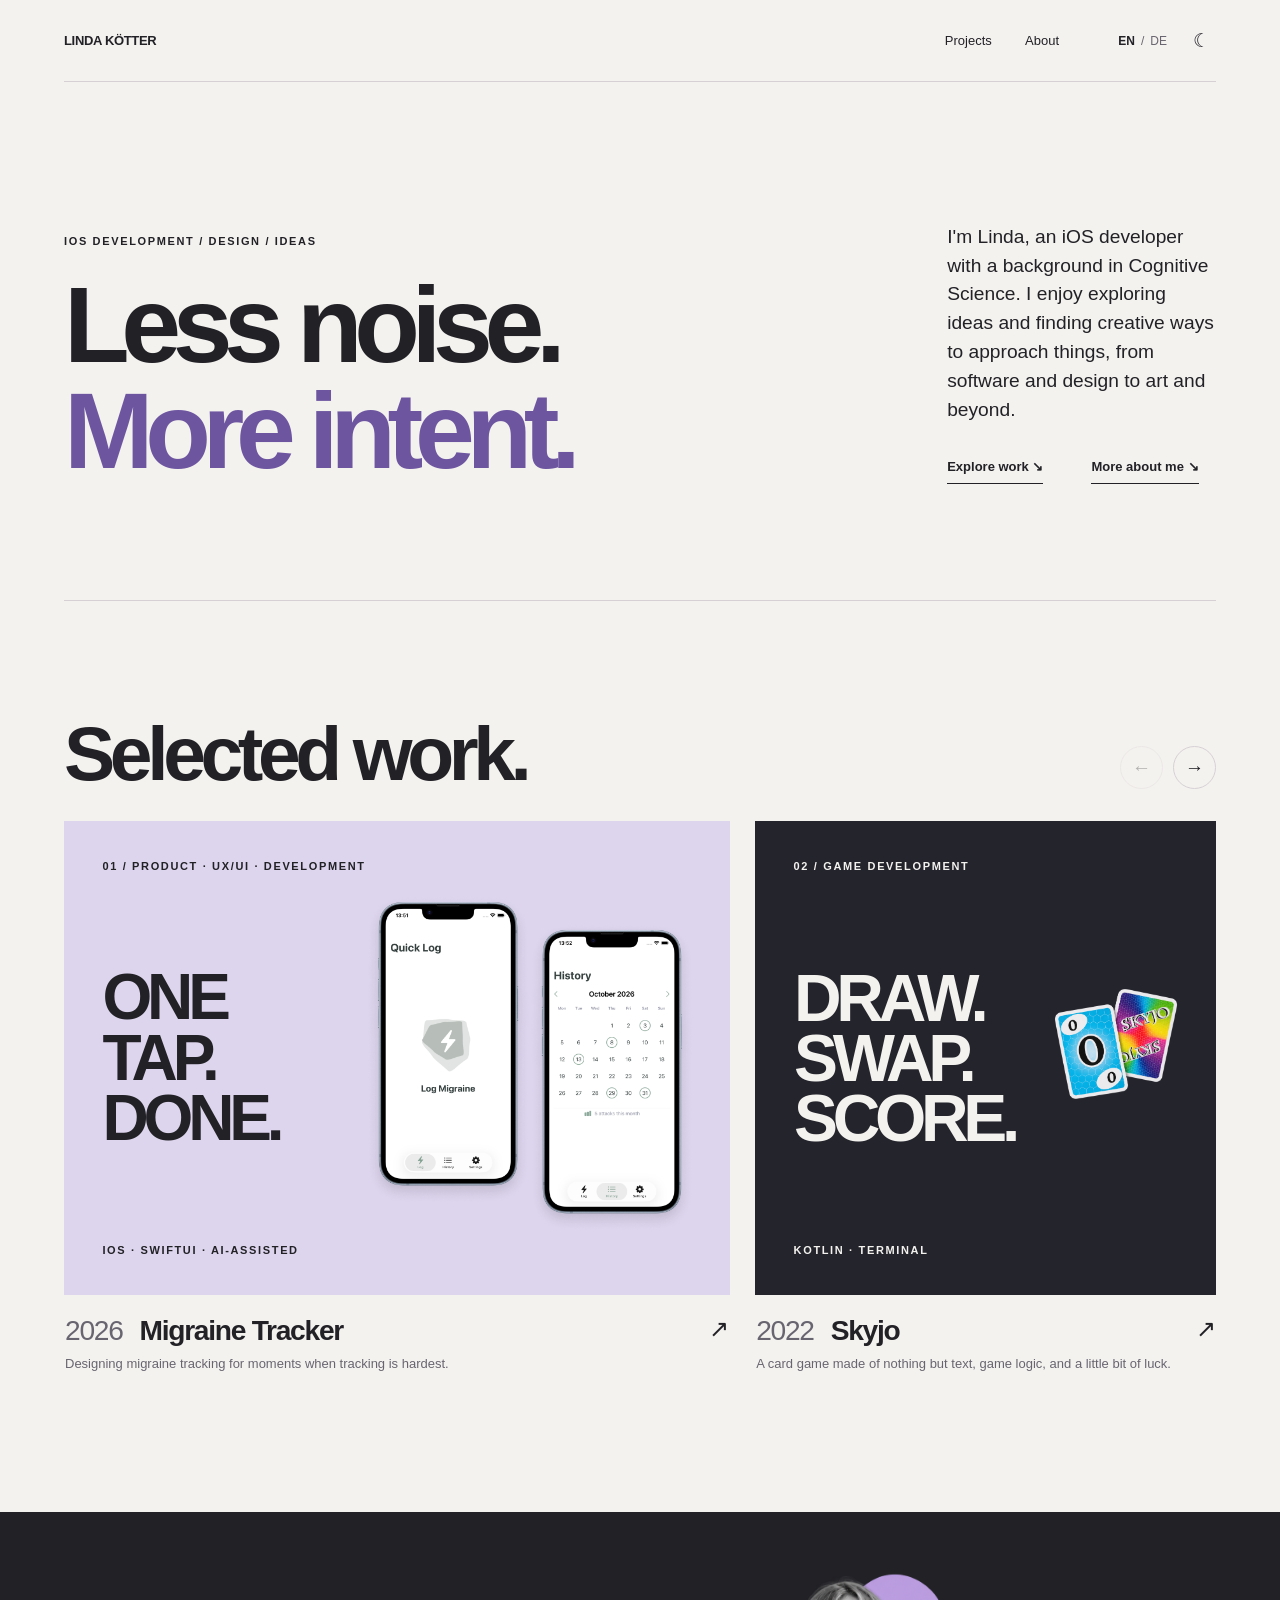
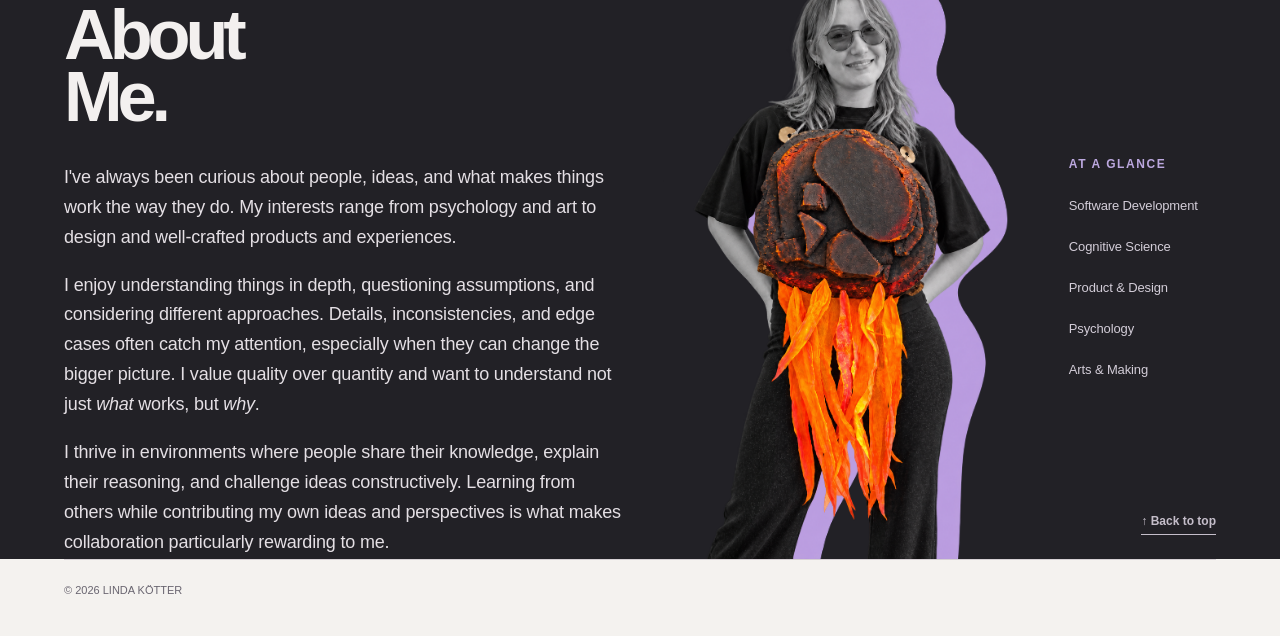
<file: index.html>
<!doctype html>
<html lang="en">

<head>
  <meta charset="utf-8">
  <meta name="viewport" content="width=device-width,initial-scale=1">
  <meta name="description" content="Linda Kötter — iOS development and explorations in design and product.">
  <meta name="page-title-en" content="Linda Kötter — Portfolio">
  <meta name="page-title-de" content="Linda Kötter — Portfolio">

  <title>Linda Kötter — Portfolio</title>

  <link rel="stylesheet" href="styles.css">
  <script defer src="main.js"></script>
</head>

<body>
  <div class="container" id="home">

    <!-- Shared site header -->
    <header class="topbar">
      <a class="brand" href="./">LINDA KÖTTER</a>

      
<nav class="navigation" aria-label="Main navigation">
  <a href="#projects" data-en="Projects" data-de="Projekte">
    Projects
  </a>

  <a href="#about" data-en="About" data-de="Über mich">
    About
  </a>

  <div class="tools">
    <div class="langs" aria-label="Language">
      <button type="button" data-lang="en" aria-pressed="true">EN</button>
      <span>/</span>
      <button type="button" data-lang="de" aria-pressed="false">DE</button>
    </div>

    <button
      type="button"
      class="theme-button"
      data-theme-toggle
      aria-label="Switch theme"
    >☾</button>
  </div>
</nav>

    </header>


    <main>

      <!-- Introduction -->
      <section class="hero">
        <div>
          <div
            class="eyebrow"
            data-en="IOS DEVELOPMENT / DESIGN / IDEAS"
            data-de="IOS ENTWICKLUNG / DESIGN / IDEEN"
          >IOS DEVELOPMENT / DESIGN / IDEAS</div>

          <h1>
            <span data-en="Less noise." data-de="Weniger Reize.">Less noise.</span>
            <br>
            <span class="accent" data-en="More intent." data-de="Mehr Bedacht.">More intent.</span>
          </h1>
        </div>

        <aside>
          <p
            data-en="I'm Linda, an iOS developer with a background in Cognitive Science. I enjoy exploring ideas and finding creative ways to approach things, from software and design to art and beyond."
            data-de="Ich bin Linda, iOS-Entwicklerin und habe Kognitionswissenschaft studiert. Ich entwickle gerne Ideen und entdecke kreative Möglichkeiten, von Software und Design bis hin zur Kunst."
          >I'm Linda, an iOS developer with a background in Cognitive Science. I enjoy exploring ideas and finding creative ways to approach things, from software and design to art and beyond.</p>

                  
        <div class="hero-links">
          <a
            class="arrow-link"
            href="#projects"
            data-en="Explore work ↘"
            data-de="Projekte ansehen ↘"
          >Explore work ↘</a>

          <a
            class="arrow-link"
            href="#about"
            data-en="More about me ↘"
            data-de="Mehr über mich ↘"
          >More about me ↘</a>
        </div>

        </aside>
      </section>

      <!-- Selected projects -->
      <section id="projects" class="section">

        <div class="section-top">
          <div>
            <h2
              data-en="Selected work."
              data-de="Ausgewählte Projekte."
            >Selected work.</h2>
          </div>

          <div class="controls" aria-label="Project navigation">
            <button type="button" data-carousel-dir="-1" aria-label="Previous project">←</button>
            <button type="button" data-carousel-dir="1" aria-label="Next project">→</button>
          </div>
        </div>

        <div class="carousel" data-carousel aria-label="Selected projects">

          <!-- MIGRAINE TRACKER -->
          <a class="project-card" href="projects/migraine-tracker.html">
            <div class="card-art migraine-art">
              
<span
  class="smallcaps art-label"
  data-en="01 / PRODUCT · UX/UI · DEVELOPMENT"
  data-de="01 / PRODUKT · UX/UI · ENTWICKLUNG"
>01 / PRODUCT · UX/UI · DEVELOPMENT</span>



<span class="placeholder">
  ONE<br>
  TAP.<br>
  DONE.
</span>

<img
  class="migraine-mockup"
  src="assets/migraine-tracker-mockup.png"
  alt="Migraine Tracker app showing Quick Log and History screens"
  loading="lazy"
>

              <span
                class="smallcaps"
                data-en="iOS · SWIFTUI · AI-ASSISTED"
                data-de="iOS · SWIFTUI · KI-UNTERSTÜTZT"
              >iOS · SWIFTUI · AI-ASSISTED</span>
            </div>

            <div class="card-info">
              <div>
                <h3><span class="project-year">2026</span><span>Migraine Tracker</span></h3>

                <p
                  data-en="Designing migraine tracking for moments when tracking is hardest."
                  data-de="Migräne erfassen, gerade wenn es am schwersten fällt."
                >Designing migraine tracking for moments when tracking is hardest.</p>
              </div>

              <span class="arrow">↗</span>
            </div>
          </a>

          <!-- SKYJO -->
          <a class="project-card skyjo-project" href="projects/skyjo.html">
            <div class="card-art slate skyjo-art">
              
<span
  class="smallcaps art-label"
  data-en="02 / GAME DEVELOPMENT"
  data-de="02 / SPIELEENTWICKLUNG"
>02 / GAME DEVELOPMENT</span>

            

<span class="placeholder">
  DRAW.<br>
  SWAP.<br>
  SCORE.
  </span>

<img class="skyjo-card-pair" src="assets/skyjo-two-cards.png" alt="" loading="lazy" aria-hidden="true">

<span
                class="smallcaps"
                data-en="KOTLIN · TERMINAL"
                data-de="KOTLIN · TERMINAL"
              >KOTLIN · TERMINAL</span>
            </div>

            <div class="card-info">
              <div>
                <h3><span class="project-year">2022</span><span>Skyjo</span></h3>

                <p
                  data-en="A card game made of nothing but text, game logic, and a little bit of luck."
                  data-de="Ein Kartenspiel, das nur aus Text, Spiellogik und ein bisschen Zufall besteht."
                >A card game made of nothing but text, game logic, and a little bit of luck.</p>
              </div>

              <span class="arrow">↗</span>
            </div>
          </a>
   
          <!-- PATTERN PATROL -->
          <a class="project-card" href="projects/pattern-patrol.html">
            <div class="card-art stone pattern-art">
              
<span
  class="smallcaps art-label"
  data-en="03 / PRODUCT · DEVELOPMENT"
  data-de="03 / PRODUKT · ENTWICKLUNG"
>03 / PRODUCT · DEVELOPMENT</span>



<span class="placeholder">
  <span class="pattern-line">NOTICE.</span>
  <span class="pattern-line">NAME.</span>
  <span class="pattern-line">REFRAME.</span>
</span>

<img
  class="pattern-card-neuron"
  src="assets/pattern-patrol-neuron.webp"
  alt=""
  aria-hidden="true"
  loading="lazy"
>


              <span
                class="smallcaps"
                data-en="ANDROID · KOTLIN · OPENAI API"
                data-de="ANDROID · KOTLIN · OPENAI API"
              >ANDROID · KOTLIN · OPENAI API</span>
            </div>

            <div class="card-info">
              <div>
                <h3><span class="project-year">2023</span><span>Pattern Patrol</span></h3>

                <p
                  data-en="Exploring cognitive distortions through reflection and optional AI support."
                  data-de="Kognitive Denkmuster erkennen und reflektieren – mit optionaler KI-Unterstützung."
                >Exploring cognitive distortions through reflection and optional AI support.</p>
              </div>

              <span class="arrow">↗</span>
            </div>
          </a>


        </div>
      </section>

      <!-- About -->
      <section id="about" class="about-editorial" aria-labelledby="about-title">
        <div class="about-inner">
          <!-- ABOUT TEXT -->
          <div class="about-copy">
            <h2 id="about-title">
              <span data-en="About" data-de="Über">About</span>
              <br>
              <span data-en="Me." data-de="mich.">Me.</span>
            </h2>

            <div class="about-paragraphs">
              <p
                data-en="I've always been curious about people, ideas, and what makes things work the way they do. My interests range from psychology and art to design and well-crafted products and experiences."
                data-de="Mich haben schon immer Menschen, Ideen und die Frage interessiert, warum Dinge so funktionieren, wie sie es tun. Meine Interessen reichen von Psychologie und Kunst bis zu Design und durchdachten Produkten und Erlebnissen."
              >I've always been curious about people, ideas, and what makes things work the way they do. My interests range from psychology and art to design and well-crafted products and experiences.</p>

              <p
                data-translate-emphasis
                data-en="I enjoy understanding things in depth, questioning assumptions, and considering different approaches. Details, inconsistencies, and edge cases often catch my attention, especially when they can change the bigger picture. I value quality over quantity and want to understand not just what works, but why."
                data-de="Ich gehe Dingen gerne auf den Grund, hinterfrage Annahmen und denke verschiedene Ansätze durch. Dabei fallen mir oft Details, Unstimmigkeiten und Sonderfälle auf, die das Gesamtbild verändern können. Qualität ist mir wichtiger als Quantität und ich möchte nicht nur verstehen, was funktioniert, sondern auch warum."
              >I enjoy understanding things in depth, questioning assumptions, and considering different approaches. Details, inconsistencies, and edge cases often catch my attention, especially when they can change the bigger picture. I value quality over quantity and want to understand not just <em>what</em> works, but <em>why</em>.</p>

              <p
                data-en="I thrive in environments where people share their knowledge, explain their reasoning, and challenge ideas constructively. Learning from others while contributing my own ideas and perspectives is what makes collaboration particularly rewarding to me."
                data-de="Ich arbeite gerne in Teams, in denen Wissen geteilt, Überlegungen erklärt und Ideen konstruktiv hinterfragt werden. Besonders schätze ich es, von anderen zu lernen und eigene Ideen und Perspektiven einzubringen."
              >I thrive in environments where people share their knowledge, explain their reasoning, and challenge ideas constructively. Learning from others while contributing my own ideas and perspectives is what makes collaboration particularly rewarding to me.</p>
            </div>
          </div>

          <!-- PORTRAIT: separate transparent layers for responsive positioning -->
          <div class="portrait-composition">
            <img
              class="portrait-silhouette"
              src="assets/about-silhouette.png"
              alt=""
              aria-hidden="true"
              loading="lazy"
            >

            <img
              class="portrait-photo"
              src="assets/about-portrait-rocket.png"
              alt="Linda holding a colorful handmade rocket sculpture"
              loading="lazy"
            >
          </div>

          <!-- BACKGROUND & INTERESTS -->
          <aside class="about-side" aria-label="At a glance">
            <h3
              data-en="At a glance"
              data-de="Auf einen Blick"
            >At a glance</h3>

            <ul>
              <li
                data-en="Software Development"
                data-de="Softwareentwicklung"
              >Software Development</li>

              <li
                data-en="Cognitive Science"
                data-de="Kognitionswissenschaft"
              >Cognitive Science</li>

              <li
                data-en="Product &amp; Design"
                data-de="Produkt &amp; Design"
              >Product &amp; Design</li>

              <li
                data-en="Psychology"
                data-de="Psychologie"
              >Psychology</li>

              <li
                data-en="Arts &amp; Making"
                data-de="Kunst &amp; Gestalten"
              >Arts &amp; Making</li>
            </ul>
          </aside>

        </div>

<div class="about-bottom-nav">
  <a
    href="#home"
    data-en="↑ Back to top"
    data-de="↑ Zurück nach oben"
  >↑ Back to top</a>

</div>

      </section>

    </main>

    <!-- FOOTER -->
    <footer class="footer">
      <span>© <span id="year">2026</span> LINDA KÖTTER</span>
    </footer>

  </div>

</body>

</html>
</file>
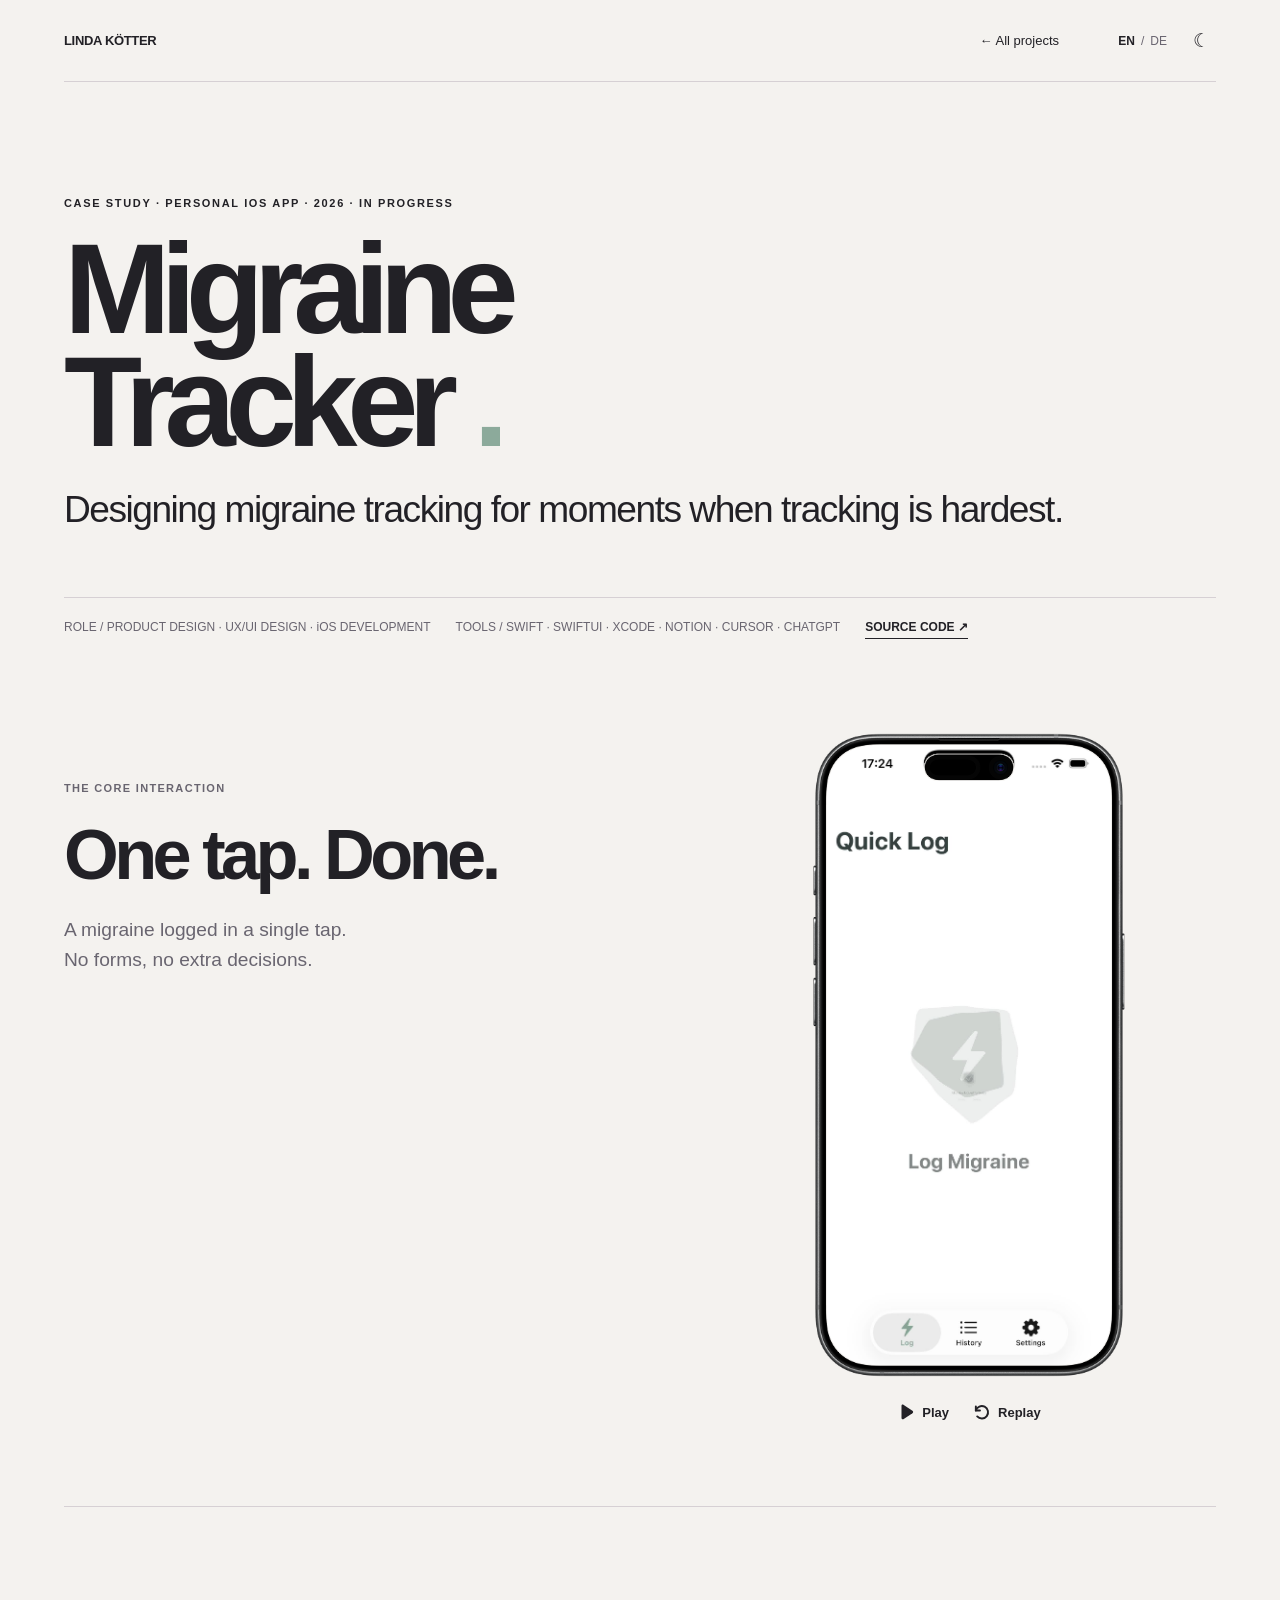
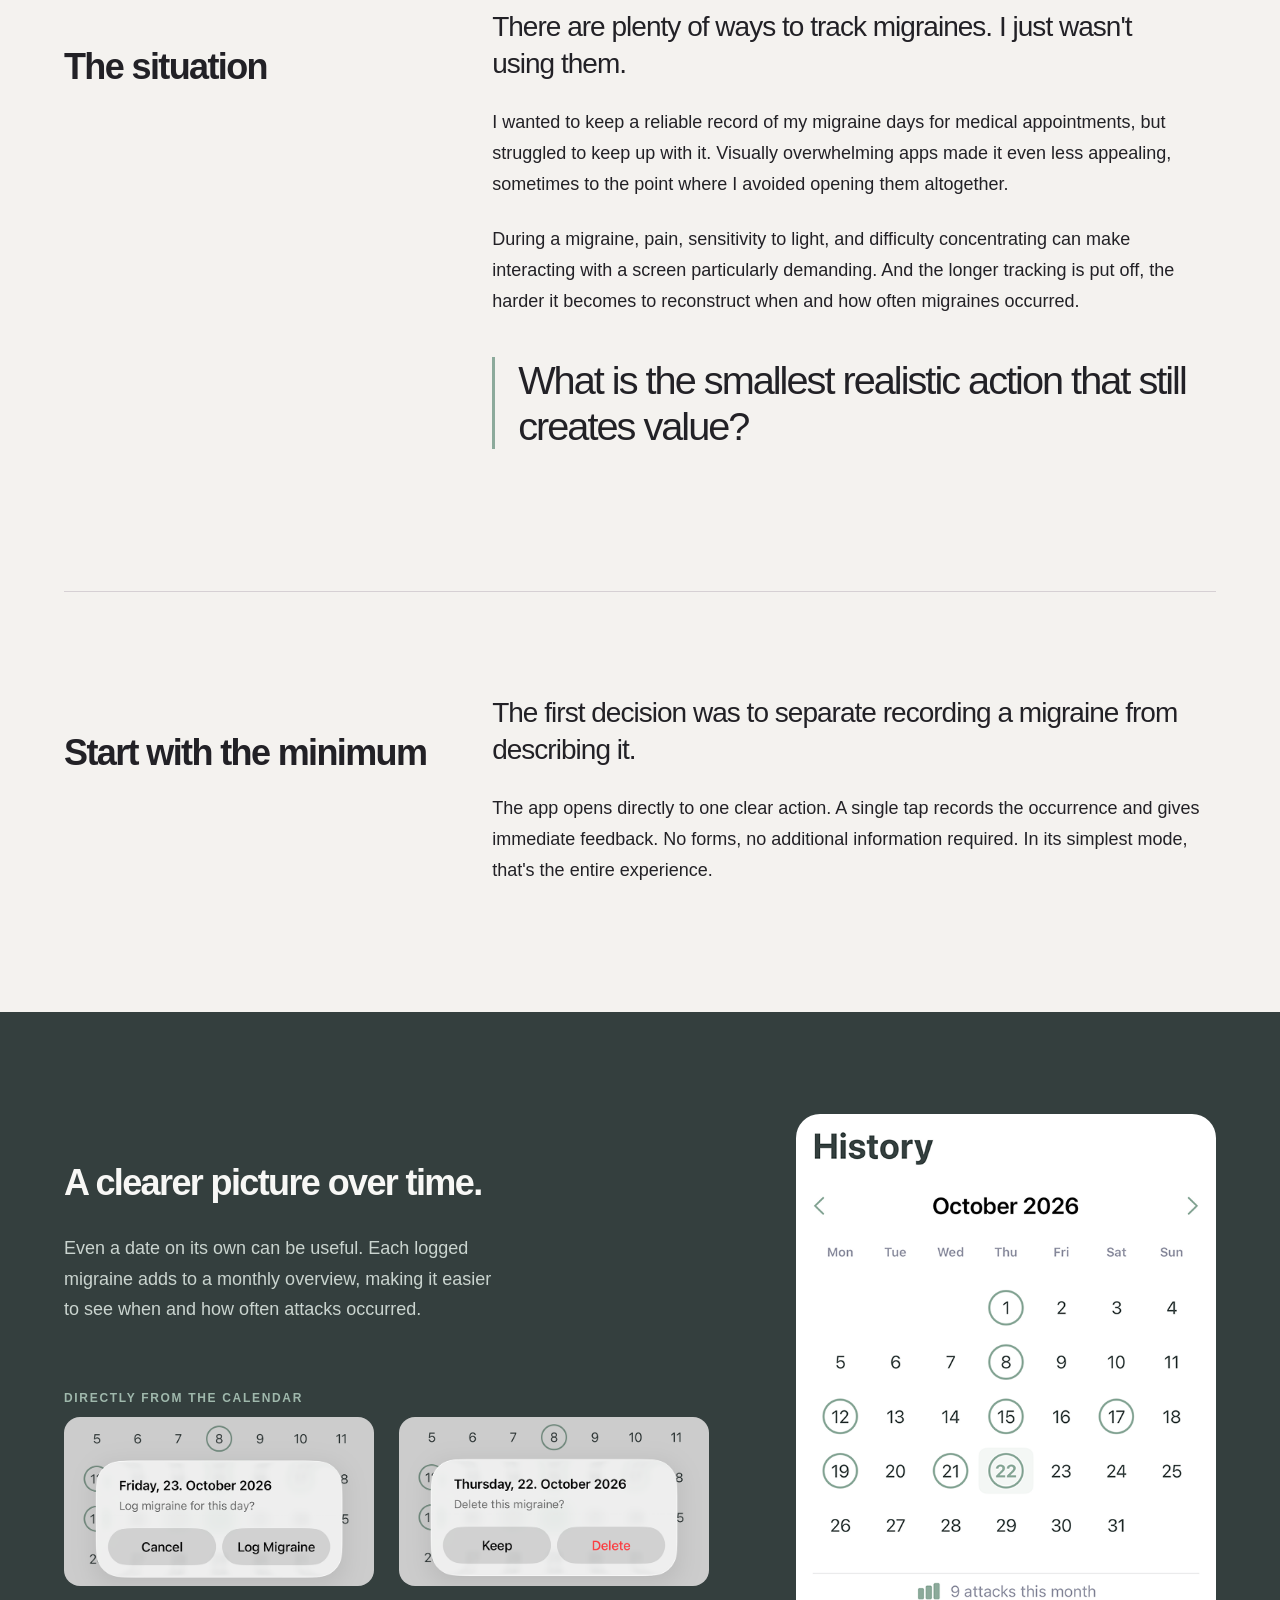
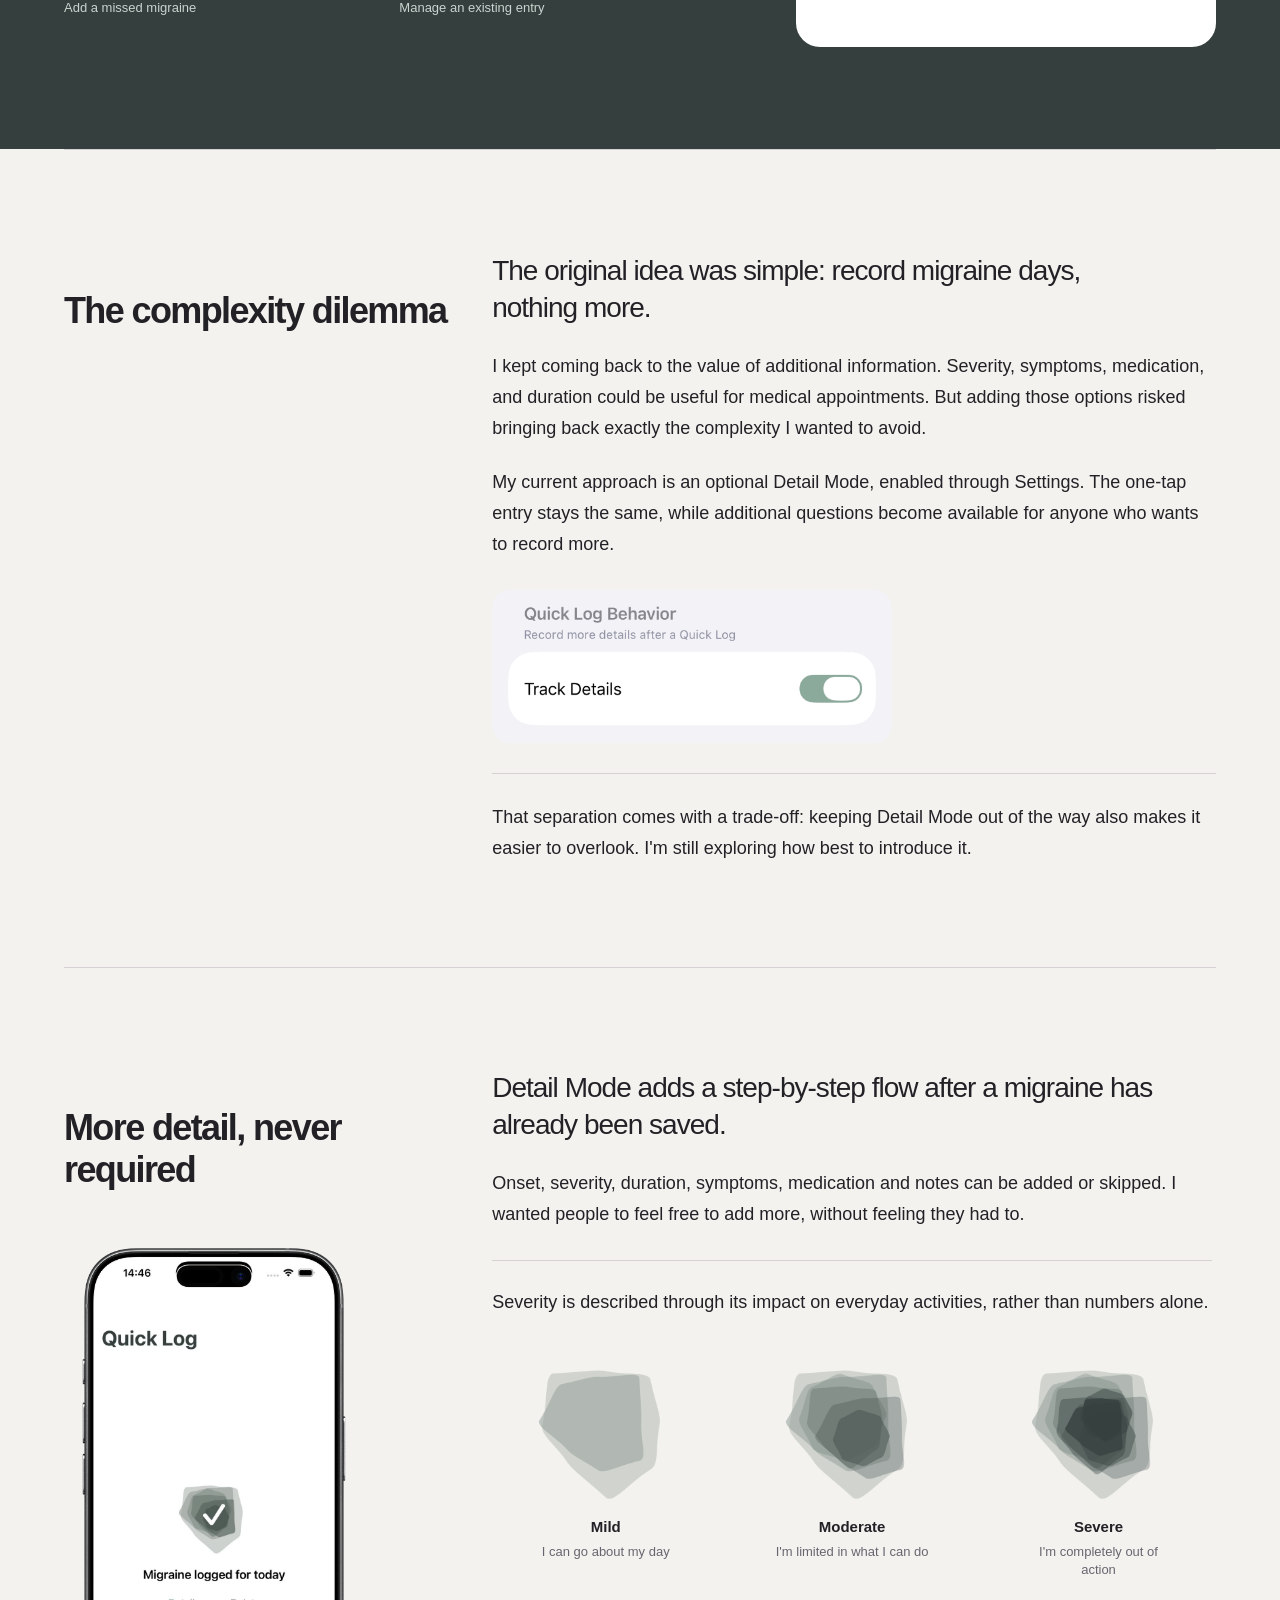
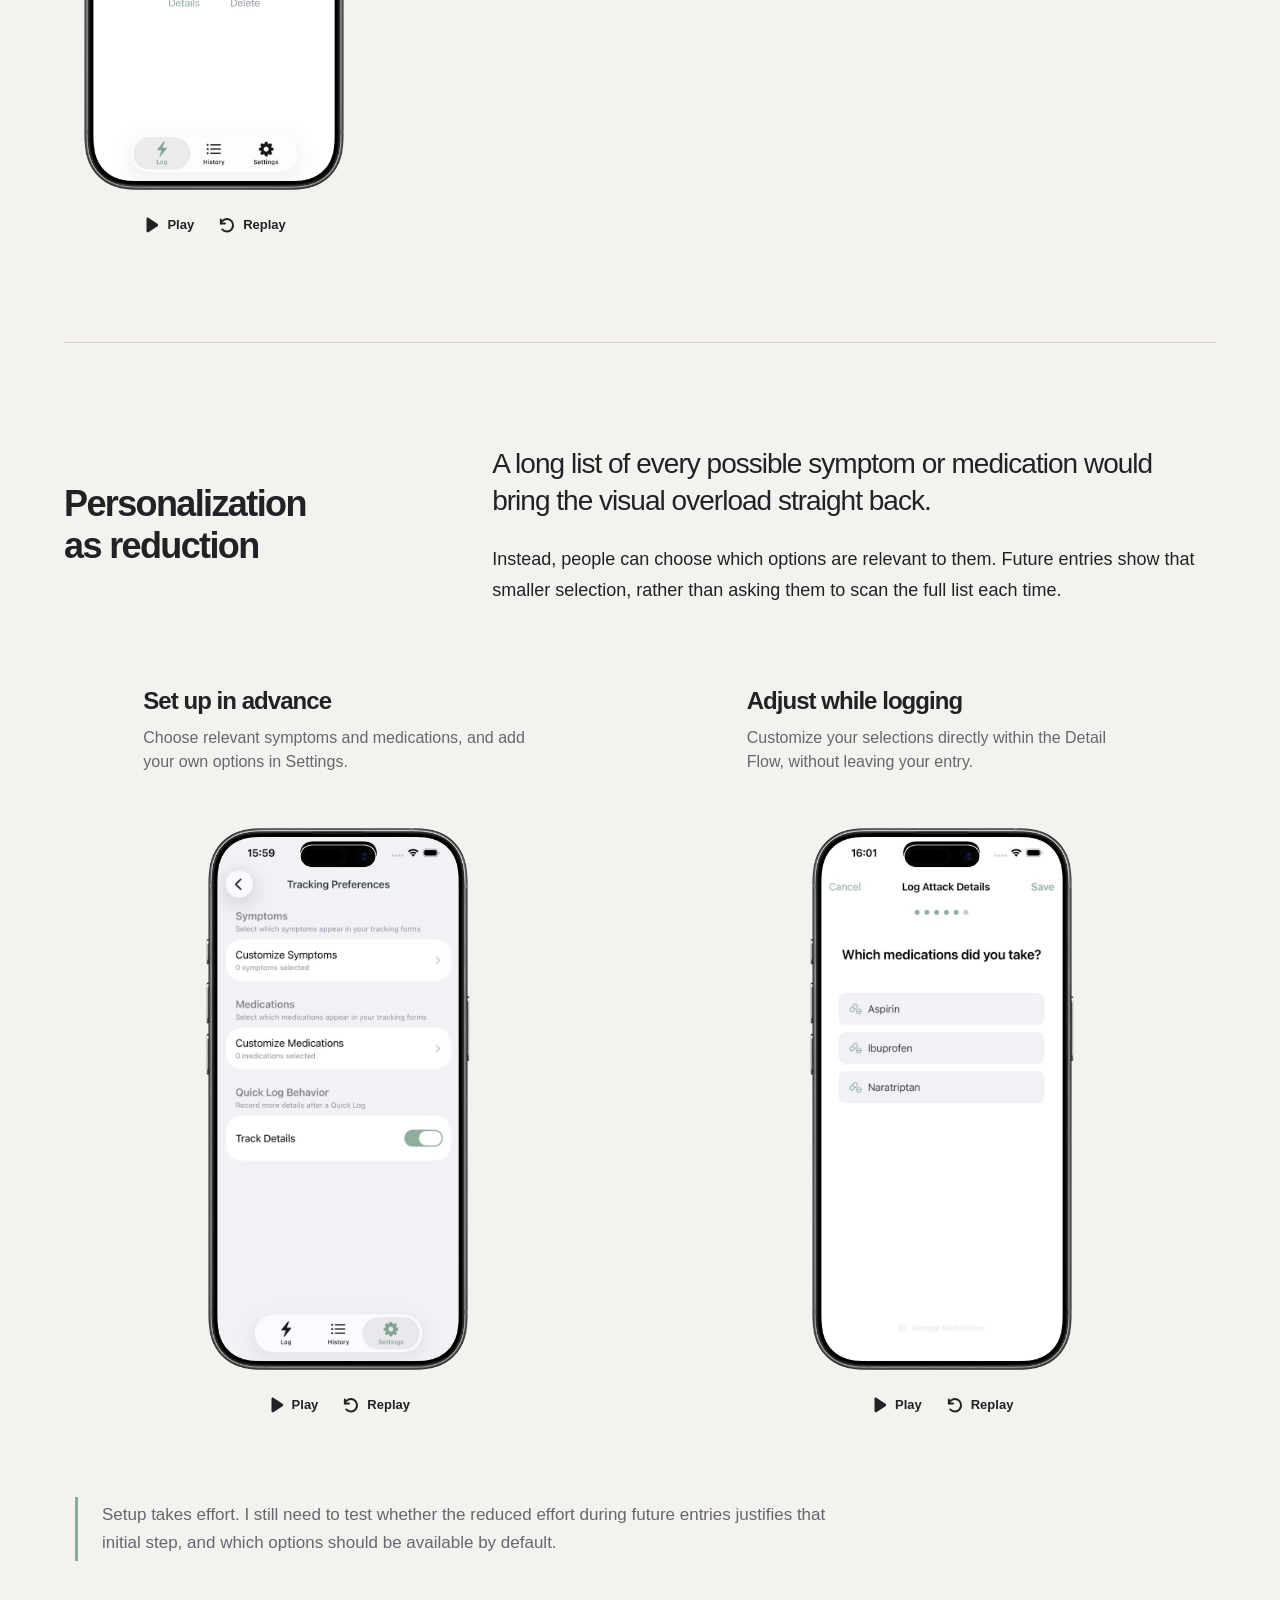
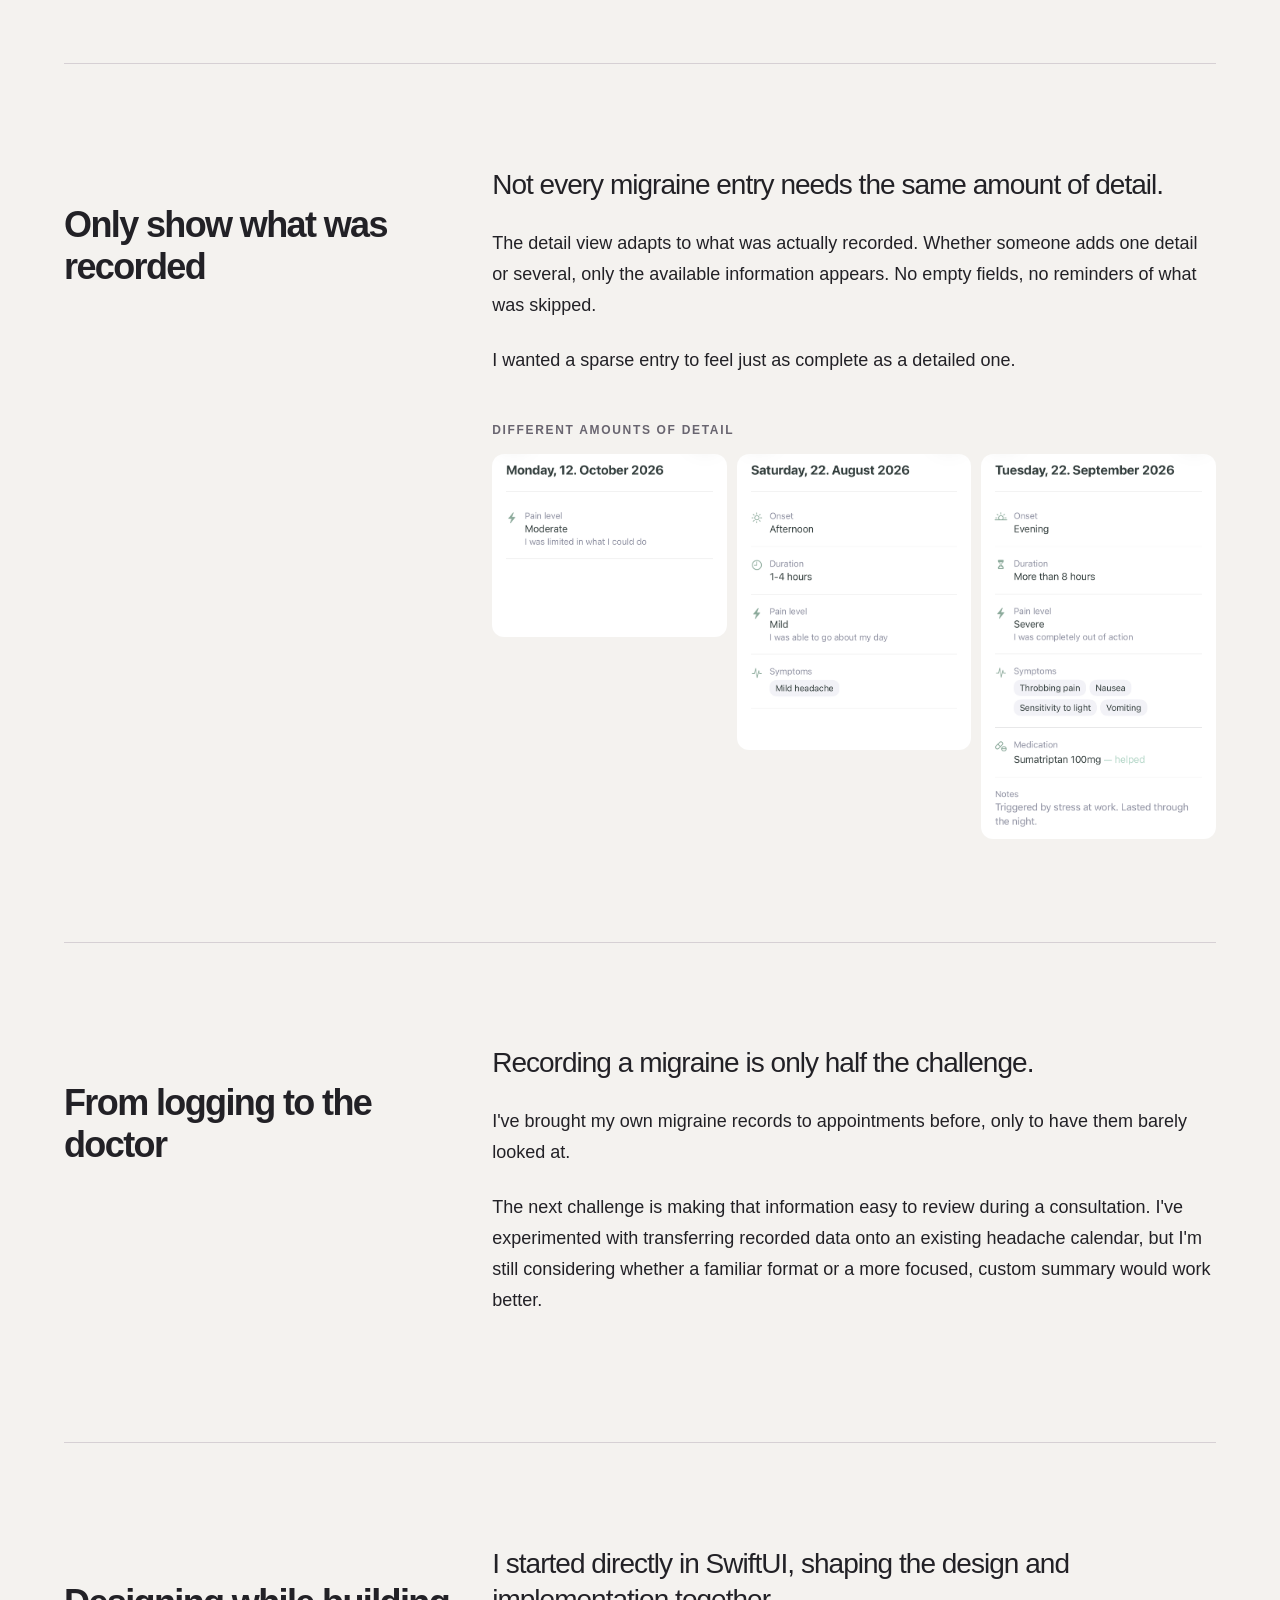
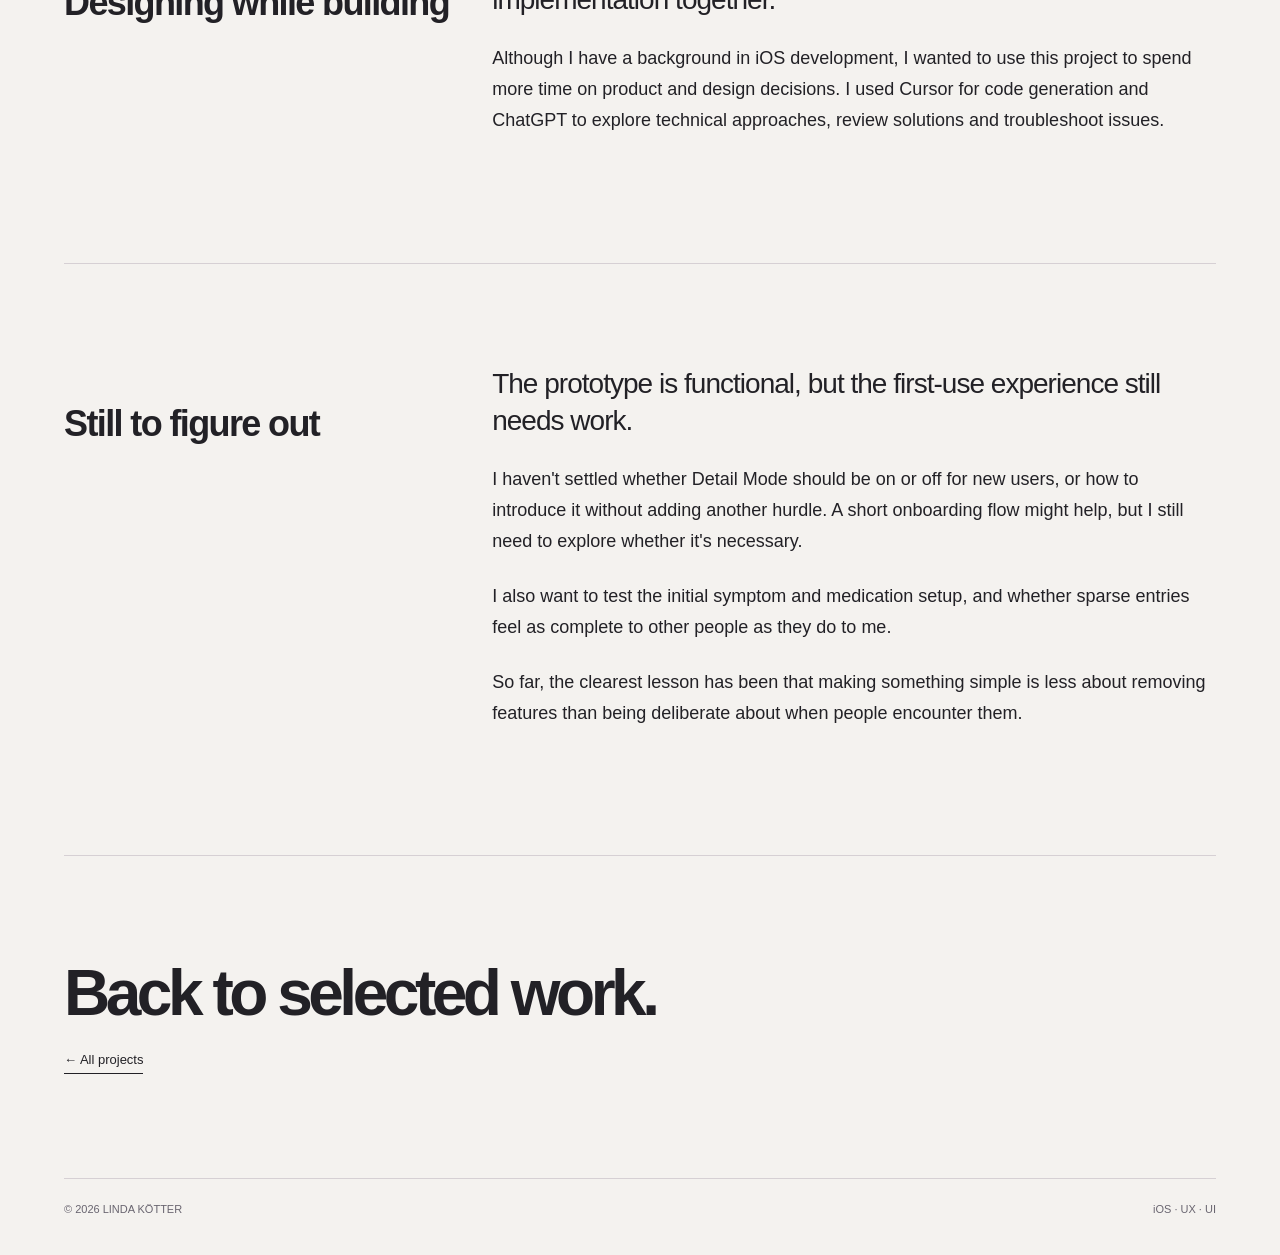
<file: projects/migraine-tracker.html>
<!DOCTYPE html>
<html lang="en">
  <head>
    <meta charset="utf-8"/>
    <meta content="width=device-width, initial-scale=1" name="viewport"/>
    <meta content="Migraine Tracker &mdash; an iOS app built around one-tap migraine logging. Case study by Linda K&ouml;tter." name="description"/>
    <meta content="Migraine Tracker &mdash; Linda K&ouml;tter" name="page-title-en"/>
    <meta content="Migraine Tracker &mdash; Linda K&ouml;tter" name="page-title-de"/>
    <title>
      Migraine Tracker &mdash; Linda K&ouml;tter
    </title>
    <link href="../styles.css" rel="stylesheet"/>
    <script defer="" src="../main.js">
    </script>
    <link rel="stylesheet" href="migraine-tracker.css">
    <script src="migraine-video-controls.js" defer></script>
  </head>
  <body class="migraine-page">
    <div class="container">
      <!-- Shared site header -->
      <header class="topbar">
        <a class="brand" href="../index.html">
        LINDA K&Ouml;TTER
        </a>
        
<nav aria-label="Main navigation" class="navigation">
  <a
    data-en="← All projects"
    data-de="← Alle Projekte"
    href="../index.html#projects"
  >
    ← All projects
  </a>

  <div class="tools">
    <div class="langs">
      <button aria-pressed="true" data-lang="en" type="button">EN</button>
      <span>/</span>
      <button aria-pressed="false" data-lang="de" type="button">DE</button>
    </div>

    <button
      aria-label="Switch theme"
      class="theme-button"
      data-theme-toggle
      type="button"
    >☾</button>
  </div>
</nav>

      </header>
      <main>
        <!-- CASE STUDY INTRODUCTION -->
        <section class="case-hero">
          <div class="eyebrow" data-de="CASE STUDY &middot; EIGENPROJEKT iOS-APP &middot; 2026 &middot; IN ARBEIT" data-en="CASE STUDY &middot; PERSONAL iOS APP &middot; 2026 &middot; IN PROGRESS">
            CASE STUDY &middot; PERSONAL iOS APP &middot; 2026 &middot; IN PROGRESS
          </div>
          <h1>
            Migraine
            <br/>
            Tracker
            <span class="mt-accent">
            .
            </span>
          </h1>
          <p class="case-dek" data-de="Migr&auml;ne erfassen, gerade dann, wenn es am schwersten f&auml;llt." data-en="Designing migraine tracking for moments when tracking is hardest.">
            Designing migraine tracking for moments when tracking is hardest.
          </p>
          
<div class="case-meta">
  <span
    data-de="ROLLE / PRODUKTDESIGN &middot; UX/UI DESIGN &middot; iOS ENTWICKLUNG"
    data-en="ROLE / PRODUCT DESIGN &middot; UX/UI DESIGN &middot; iOS DEVELOPMENT"
  >
    ROLE / PRODUCT DESIGN &middot; UX/UI DESIGN &middot; iOS DEVELOPMENT
  </span>

  <span>
    TOOLS / SWIFT &middot; SWIFTUI &middot; XCODE &middot; NOTION &middot; CURSOR &middot; CHATGPT
  </span>

  <a
    class="case-source-link"
    href="https://github.com/LNDMR/MigraineTracker"
    target="_blank"
    rel="noopener noreferrer"
    data-en="SOURCE CODE ↗"
    data-de="QUELLCODE ↗"
  >SOURCE CODE ↗</a>
</div>

        </section>
        <!-- QUICK LOG VIDEO HERO -->
        <div class="mt-video-hero">
          <div class="mt-video-intro">
            <span class="mt-video-eyebrow" data-de="DIE ZENTRALE INTERAKTION" data-en="THE CORE INTERACTION">
            THE CORE INTERACTION
            </span>
            <h2 data-de="Einmal tippen. Fertig." data-en="One tap. Done.">
              One tap. Done.
            </h2>
            <p data-de="Einmal tippen und die Migräne ist notiert. Ohne weitere Fragen oder zusätzliche Schritte." data-en="A migraine logged in a single tap. No forms, no extra decisions.">
              A migraine logged in a single tap. No forms, no extra decisions.
            </p>
          </div>
          <div class="mt-video-unit mt-video-unit-hero">
            <div class="mt-phone">
              <div class="mt-phone-screen">
                <video aria-label="Demonstration of one-tap migraine logging" autoplay="" loop="" muted="" playsinline="" poster="../assets/migraine/QuickLog_poster.jpg" preload="metadata">
                  <source src="../assets/migraine/QuickLog_DetailsOFF_OneTap.mp4" type="video/mp4"/>
                </video>
              </div>
              <img alt="" aria-hidden="true" class="mt-phone-frame" src="../assets/migraine/iPhone17_frame.png"/>
            </div>
            <div class="mt-video-controls" role="group" aria-label="Video playback controls">
              <button class="mt-video-control mt-toggle-play" type="button" aria-label="Pause video"><svg class="mt-control-icon mt-control-pause" viewBox="0 0 24 24" aria-hidden="true"><rect x="4.5" y="3" width="5.5" height="18" rx="1"/><rect x="14" y="3" width="5.5" height="18" rx="1"/></svg><svg class="mt-control-icon mt-control-play" viewBox="0 0 24 24" aria-hidden="true"><path d="M6 3.8c0-1.3 1.4-2.1 2.5-1.4l12.1 7.9c1.2.8 1.2 2.5 0 3.3L8.5 21.5C7.4 22.2 6 21.4 6 20.1Z"/></svg><span class="mt-video-control-label" data-en="Pause" data-de="Pause">Pause</span></button>
              <button class="mt-video-control mt-replay" type="button" aria-label="Replay video"><svg class="mt-control-icon mt-control-replay" viewBox="0 0 24 24" fill="none" stroke="currentColor" stroke-width="2.6" stroke-linecap="round" stroke-linejoin="round" aria-hidden="true"><path d="M3.8 10a8.3 8.3 0 1 1 1.8 7.9"/><path d="M3.8 4.5V10h5.5"/></svg><span class="mt-video-control-label" data-en="Replay" data-de="Neustart">Replay</span></button>
            </div>
          </div>
        </div>
        <!-- PRODUCT STORY — THE SITUATION -->
        <section class="case-section mt-situation">
          <div>
            <h2 class="section-title" data-de="Die Ausgangslage" data-en="The situation">
              The situation
            </h2>
          </div>
          <div class="case-copy">
            <p class="lead" data-de="Es gibt viele Apps, um Migr&auml;ne zu dokumentieren. Trotzdem habe ich keine davon genutzt." data-en="There are plenty of ways to track migraines. I just wasn't using them.">
              There are plenty of ways to track migraines.
              I just wasn't using them.
            </p>
            <p data-de="Ich wollte meine Migr&auml;netage zuverl&auml;ssig f&uuml;r Arzttermine dokumentieren, hatte aber Schwierigkeiten, dranzubleiben. Visuell &uuml;berladene Apps machten es f&uuml;r mich noch unattraktiver. Teilweise so sehr, dass ich sie gar nicht erst &ouml;ffnete." data-en="I wanted to keep a reliable record of my migraine days for medical appointments, but struggled to keep up with it. Visually overwhelming apps made it even less appealing, sometimes to the point where I avoided opening them altogether.">
              I wanted to keep a reliable record of my migraine days
              for medical appointments, but struggled to keep up with it.
              Visually overwhelming apps made it even less appealing,
              sometimes to the point where I avoided opening them altogether.
            </p>
            <p data-de="W&auml;hrend einer Migr&auml;ne k&ouml;nnen Schmerzen, Lichtempfindlichkeit und Konzentrationsprobleme die Nutzung eines Bildschirms besonders anstrengend machen. Je l&auml;nger man die Dokumentation aufschiebt, desto schwieriger wird es, nachzuvollziehen, wann und wie h&auml;ufig Migr&auml;neattacken aufgetreten sind." data-en="During a migraine, pain, sensitivity to light, and difficulty concentrating can make interacting with a screen particularly demanding. And the longer tracking is put off, the harder it becomes to reconstruct when and how often migraines occurred.">
              During a migraine, pain, sensitivity to light, and
              difficulty concentrating can make interacting with
              a screen particularly demanding. And the longer tracking
              is put off, the harder it becomes to reconstruct when
              and how often migraines occurred.
            </p>
            <blockquote class="pullquote" data-de="Was ist die kleinste Aktion, die einen Mehrwert schafft?" data-en="What is the smallest realistic action that still creates value?">
              What is the smallest realistic action
              that still creates value?
            </blockquote>
          </div>
        </section>

        <!-- START WITH THE MINIMUM -->
        <section class="case-section">
          <div>
            <h2
            class="section-title"
            data-en="Start with the minimum"
            data-de="Erst mal nur das Nötigste"
            >
            Start with the minimum
          </h2>
        </div>

        <div class="case-copy">
          <p
          class="lead"
          data-en="The first decision was to separate recording a migraine from describing it."
          data-de="Als Erstes wollte ich das Festhalten einer Migräne von den zusätzlichen Details zu trennen."
          >
          The first decision was to separate recording a migraine from describing it.
        </p>

        <p
        data-en="The app opens directly to one clear action. A single tap records the occurrence and gives immediate feedback. No forms, no additional information required. In its simplest mode, that's the entire experience."
        data-de="Beim Öffnen der App steht eine einzige Aktion im Mittelpunkt. Ein Tippen genügt, um eine Migräne festzuhalten. Die App bestätigt den Eintrag sofort. Weitere Angaben sind nicht nötig. Wer möchte, kann es genau dabei belassen."
        >
        The app opens directly to one clear action. A single tap records
        the occurrence and gives immediate feedback. No forms, no
        additional information required. In its simplest mode,
        that's the entire experience.
      </p>
    </div>
  </section>

  <!-- ==========================================
  HISTORY — A CLEARER PICTURE OVER TIME
  ========================================== -->

  <section class="case-section mt-history-section">
    <div class="mt-history-chapter">
      <div class="mt-history-content">

        <!-- Left: explanation and two calendar action dialogs -->
        <div class="mt-history-copy">
          <h2
          class="mt-history-statement"
          data-en="A clearer picture over time."
          data-de="Mit der Zeit ein klareres Bild."
          >
          A clearer picture over time.
        </h2>

        <div class="mt-history-text">
          <p
          data-en="Even a date on its own can be useful. Each logged migraine adds to a monthly overview, making it easier to see when and how often attacks occurred."
          data-de="Schon ein einzelnes Datum kann hilfreich sein. Jede erfasste Migräne ergänzt die Monatsübersicht und macht sichtbar, wann und wie häufig Attacken aufgetreten sind."
          >
          Even a date on its own can be useful.
          Each logged migraine adds to a monthly overview,
          making it easier to see when and how often
          attacks occurred.
        </p>
      </div>

      <!-- Supporting calendar interactions -->
      <div class="mt-history-actions">
        <p
        class="mt-history-actions-label"
        data-en="Directly from the calendar"
        data-de="Direkt aus dem Kalender"
        >
        Directly from the calendar
      </p>

      <div class="mt-history-interactions">
        <figure>
          <div class="mt-history-interaction-crop">
            <img
            src="../assets/migraine/History_QuickLog_DetailsModeOff_FreeDayInteraction_crop.png"
            alt="Dialog for adding a migraine to an empty calendar date"
            loading="lazy"
            >
          </div>
          <figcaption
          data-en="Add a missed migraine"
          data-de="Vergessene Migräne nachtragen"
          >
          Add a missed migraine
        </figcaption>
      </figure>

      <figure>
        <div class="mt-history-interaction-crop">
          <img
          src="../assets/migraine/History_QuickLog_DetailsModeOff_MigraineDayInteraction_crop.png"
          alt="Dialog offering to keep or delete a recorded migraine"
          loading="lazy"
          >
        </div>
        <figcaption
        data-en="Manage an existing entry"
        data-de="Vorhandenen Eintrag verwalten"
        >
        Manage an existing entry
      </figcaption>
    </figure>
  </div>
</div>
</div>

<!-- Right: primary monthly calendar (pre-cropped screenshot) -->
<figure class="mt-history-calendar">
  <div class="mt-history-calendar-crop">
    <img
    src="../assets/migraine/History_QuickLog_DetailsModeOff_crop.png"
    alt="History calendar showing recorded migraine days and monthly count"
    loading="lazy"
    >
  </div>
</figure>

</div>
</div>
</section>

<!-- THE COMPLEXITY DILEMMA -->
<section class="case-section mt-dilemma">

  <div class="mt-dilemma-heading">
    <h2
    class="section-title"
    data-en="The complexity dilemma"
    data-de="Das Dilemma mit den Details"
    >
    The complexity dilemma
  </h2>
</div>

<div class="case-copy mt-dilemma-copy">
  <p
  class="lead"
  data-en="The original idea was simple: record migraine days, nothing more."
  data-de="Die ursprüngliche Idee war einfach: Migränetage festhalten, sonst nichts."
  >
  The original idea was simple: record migraine days, nothing more.
</p>

<p
data-en="I kept coming back to the value of additional information. Severity, symptoms, medication, and duration could be useful for medical appointments. But adding those options risked bringing back exactly the complexity I wanted to avoid."
data-de="Gleichzeitig sah ich den möglichen Nutzen zusätzlicher Angaben. Schmerzstärke, Symptome, Medikamente und Dauer könnten bei Arztterminen hilfreich sein. Doch mit diesen Optionen riskierte ich, genau die Komplexität zurückzubringen, die ich vermeiden wollte."
>
I kept coming back to the value of additional information.
Severity, symptoms, medication, and duration could be useful
for medical appointments. But adding those options risked
bringing back exactly the complexity I wanted to avoid.
</p>

<p
data-en="My current approach is an optional Detail Mode, enabled through Settings. The one-tap entry stays the same, while additional questions become available for anyone who wants to record more."
data-de="Mein aktueller Ansatz ist ein optionaler Detailmodus, der sich in den Einstellungen aktivieren lässt. Das Erfassen mit einem Tippen bleibt unverändert. Wer mehr dokumentieren möchte, kann zusätzliche Fragen beantworten."
>
My current approach is an optional Detail Mode, enabled through
Settings. The one-tap entry stays the same, while additional
questions become available for anyone who wants to record more.
</p>

<!-- Supporting UI for the optional Detail Mode -->
<figure class="mt-dilemma-visual">
  <img
  src="../assets/migraine/Preferences_DetailMode_Context.png"
  alt="Track Details enabled under Quick Log Behavior in Settings"
  loading="lazy"
  >
</figure>

<p
class="mt-dilemma-ending"
data-en="That separation comes with a trade-off: keeping Detail Mode out of the way also makes it easier to overlook. I'm still exploring how best to introduce it."
data-de="Diese Lösung hat allerdings einen Nachteil: Wenn der Detailmodus im Hintergrund bleibt, wird er möglicherweise gar nicht entdeckt. Ich überlege deshalb noch, wie ich am besten auf ihn aufmerksam machen kann."
>
That separation comes with a trade-off: keeping Detail Mode
out of the way also makes it easier to overlook.
I'm still exploring how best to introduce it.
</p>
</div>

</section>

<!-- MORE DETAIL, NEVER REQUIRED -->
<section class="case-section mt-detail-section">
  <div class="mt-detail-heading">
    <h2 class="section-title" data-en="More detail, never required" data-de="Mehr Details, ohne Pflicht">More detail, never required</h2>
  </div>

  <!-- Left: the actual step-by-step recording, calibrated to the hero phone frame. -->
  <div class="mt-detail-device">
    <div class="mt-detail-phone">
      <div class="mt-detail-phone-screen">
        <video aria-label="Demonstration of optional step-by-step migraine details" autoplay muted loop playsinline preload="metadata" poster="../assets/migraine/DetailsFlow_poster.jpg">
          <source src="../assets/migraine/DetailsFlow_Demo.mp4" type="video/mp4">
        </video>
      </div>
      <img class="mt-detail-phone-frame" src="../assets/migraine/iPhone17_frame.png" alt="" aria-hidden="true">
    </div>
    <div class="mt-video-controls" role="group" aria-label="Video playback controls">
      <button class="mt-video-control mt-toggle-play" type="button" aria-label="Pause video"><svg class="mt-control-icon mt-control-pause" viewBox="0 0 24 24" aria-hidden="true"><rect x="4.5" y="3" width="5.5" height="18" rx="1"/><rect x="14" y="3" width="5.5" height="18" rx="1"/></svg><svg class="mt-control-icon mt-control-play" viewBox="0 0 24 24" aria-hidden="true"><path d="M6 3.8c0-1.3 1.4-2.1 2.5-1.4l12.1 7.9c1.2.8 1.2 2.5 0 3.3L8.5 21.5C7.4 22.2 6 21.4 6 20.1Z"/></svg><span class="mt-video-control-label" data-en="Pause" data-de="Pause">Pause</span></button>
      <button class="mt-video-control mt-replay" type="button" aria-label="Replay video"><svg class="mt-control-icon mt-control-replay" viewBox="0 0 24 24" fill="none" stroke="currentColor" stroke-width="2.6" stroke-linecap="round" stroke-linejoin="round" aria-hidden="true"><path d="M3.8 10a8.3 8.3 0 1 1 1.8 7.9"/><path d="M3.8 4.5V10h5.5"/></svg><span class="mt-video-control-label" data-en="Replay" data-de="Neustart">Replay</span></button>
    </div>
  </div>

  <!-- Right: explanation and a quiet, transparent severity progression. -->
  <div class="case-copy mt-detail-copy">
    <p class="lead" data-en="Detail Mode adds a step-by-step flow after a migraine has already been saved." data-de="Der Detailmodus ergänzt einen schrittweisen Ablauf, nachdem eine Migräne bereits gespeichert wurde.">Detail Mode adds a step-by-step flow after a migraine has already been saved.</p>
    <p
    data-en="Onset, severity, duration, symptoms, medication and notes can be added or skipped. I wanted people to feel free to add more, without feeling they had to."
    data-de="Beginn, Stärke, Dauer, Symptome, Medikamente und Notizen können ergänzt oder übersprungen werden. Die zusätzlichen Angaben sollten sich wie ein Angebot anfühlen, nicht wie eine Pflicht."
    >
    Onset, severity, duration, symptoms, medication and notes
    can be added or skipped. I wanted people to feel free to add more, without feeling they had to.
  </p>
  <div class="mt-detail-severity" aria-label="Severity levels">
    <p class="mt-detail-severity-intro"
    data-en="Severity is described through its impact on everyday activities, rather than numbers alone."
    data-de="Statt nur Zahlen zu verwenden, beschreibe ich die Stärke der Migräne auch anhand ihrer Auswirkungen auf den Alltag.">Severity is described through its impact on everyday activities, rather than numbers alone.</p>
  <div class="mt-detail-severity-list">
    <figure>
      <img src="../assets/migraine/Severity_Illustration_1.png" alt="" loading="lazy">
      <figcaption><strong data-en="Mild" data-de="Leicht">Mild</strong><span data-en="I can go about my day" data-de="Ich kann meinen Alltag fortsetzen">I can go about my day</span></figcaption>
    </figure>
    <figure>
      <img src="../assets/migraine/Severity_Illustration_2.png" alt="" loading="lazy">
      <figcaption><strong data-en="Moderate" data-de="Mittel">Moderate</strong><span data-en="I'm limited in what I can do" data-de="Ich bin im Alltag eingeschränkt">I'm limited in what I can do</span></figcaption>
    </figure>
    <figure>
      <img src="../assets/migraine/Severity_Illustration_3.png" alt="" loading="lazy">
      <figcaption><strong data-en="Severe" data-de="Stark">Severe</strong><span data-en="I'm completely out of action" data-de="Ich bin vollständig außer Gefecht">I'm completely out of action</span></figcaption>
    </figure>
  </div>
</div>
</div>
</section>
<!-- PERSONALIZATION AS REDUCTION -->
<section class="case-section mt-personalization">
  <div>
    <h2 class="section-title" data-en="Personalization as reduction" data-de="Auswahl statt Überfluss">Personalization as reduction</h2>
  </div>
  <div class="case-copy">
    <p class="lead"
    data-en="A long list of every possible symptom or medication would bring the visual overload straight back."
    data-de="Eine lange Liste aller möglichen Symptome oder Medikamente würde die visuelle Überforderung wieder zurückbringen.">A long list of every possible symptom or medication would bring the visual overload straight back.</p>
  <p
  data-en="Instead, people can choose which options are relevant to them. Future entries show that smaller selection, rather than asking them to scan the full list each time."
  data-de="Deshalb lässt sich festlegen, welche Optionen relevant sind. Bei späteren Einträgen erscheint nur diese kleinere Auswahl, statt jedes Mal die gesamte Liste durchsuchen zu müssen.">Instead, people can choose which options are relevant to them. Future entries show that smaller selection, rather than asking them to scan the full list each time.</p>
</div>

<!-- Two entry points to the same customization controls -->
<div class="mt-custom-stage">
  <div class="mt-custom-pair">
    <article class="mt-custom-example">
      <div class="mt-custom-explanation">
        <h3 data-en="Set up in advance" data-de="Im Voraus einrichten">Set up in advance</h3>
        <p data-en="Choose relevant symptoms and medications, and add your own options in Settings."
        data-de="In den Einstellungen Symptome und Medikamente auswählen oder eigene hinzufügen.">Choose relevant symptoms and medications, and add your own options in Settings.</p>
    </div>
    <div class="mt-custom-device">
      <div class="mt-custom-phone">
        <div class="mt-custom-phone-screen">
          <video autoplay muted loop playsinline preload="metadata" poster="../assets/migraine/Customization_Settings_Symptoms_poster.jpg" aria-label="Customizing symptoms in Settings, including adding a personal symptom">
            <source src="../assets/migraine/Customization_Settings_Symptoms.mp4" type="video/mp4">
          </video>
        </div>
        <img class="mt-custom-phone-frame" src="../assets/migraine/iPhone17_frame.png" alt="" aria-hidden="true">
      </div>
      <div class="mt-video-controls" role="group" aria-label="Video playback controls">
        <button class="mt-video-control mt-toggle-play" type="button" aria-label="Pause video"><svg class="mt-control-icon mt-control-pause" viewBox="0 0 24 24" aria-hidden="true"><rect x="4.5" y="3" width="5.5" height="18" rx="1"/><rect x="14" y="3" width="5.5" height="18" rx="1"/></svg><svg class="mt-control-icon mt-control-play" viewBox="0 0 24 24" aria-hidden="true"><path d="M6 3.8c0-1.3 1.4-2.1 2.5-1.4l12.1 7.9c1.2.8 1.2 2.5 0 3.3L8.5 21.5C7.4 22.2 6 21.4 6 20.1Z"/></svg><span class="mt-video-control-label" data-en="Pause" data-de="Pause">Pause</span></button>
        <button class="mt-video-control mt-replay" type="button" aria-label="Replay video"><svg class="mt-control-icon mt-control-replay" viewBox="0 0 24 24" fill="none" stroke="currentColor" stroke-width="2.6" stroke-linecap="round" stroke-linejoin="round" aria-hidden="true"><path d="M3.8 10a8.3 8.3 0 1 1 1.8 7.9"/><path d="M3.8 4.5V10h5.5"/></svg><span class="mt-video-control-label" data-en="Replay" data-de="Neustart">Replay</span></button>
      </div>
    </div>
  </article>
  <article class="mt-custom-example">
    <div class="mt-custom-explanation">
      <h3 data-en="Adjust while logging" data-de="Beim Eintragen anpassen">Adjust while logging</h3>
      <p data-en="Customize your selections directly within the Detail Flow, without leaving your entry."
      data-de="Die Auswahl im Detailmodus anpassen, ohne den Eintrag zu verlassen.">Customize your selections directly within the Detail Flow, without leaving your entry.</p>
  </div>
  <div class="mt-custom-device">
    <div class="mt-custom-phone">
      <div class="mt-custom-phone-screen">
        <video autoplay muted loop playsinline preload="metadata" poster="../assets/migraine/Customization_DetailFlow_Medications_poster.jpg" aria-label="Using a personalized symptom list, adjusting medications in Detail Flow, and recording whether medication helped">
          <source src="../assets/migraine/Customization_DetailFlow_Medications.mp4" type="video/mp4">
        </video>
      </div>
      <img class="mt-custom-phone-frame" src="../assets/migraine/iPhone17_frame.png" alt="" aria-hidden="true">
    </div>
    <div class="mt-video-controls" role="group" aria-label="Video playback controls">
      <button class="mt-video-control mt-toggle-play" type="button" aria-label="Pause video"><svg class="mt-control-icon mt-control-pause" viewBox="0 0 24 24" aria-hidden="true"><rect x="4.5" y="3" width="5.5" height="18" rx="1"/><rect x="14" y="3" width="5.5" height="18" rx="1"/></svg><svg class="mt-control-icon mt-control-play" viewBox="0 0 24 24" aria-hidden="true"><path d="M6 3.8c0-1.3 1.4-2.1 2.5-1.4l12.1 7.9c1.2.8 1.2 2.5 0 3.3L8.5 21.5C7.4 22.2 6 21.4 6 20.1Z"/></svg><span class="mt-video-control-label" data-en="Pause" data-de="Pause">Pause</span></button>
      <button class="mt-video-control mt-replay" type="button" aria-label="Replay video"><svg class="mt-control-icon mt-control-replay" viewBox="0 0 24 24" fill="none" stroke="currentColor" stroke-width="2.6" stroke-linecap="round" stroke-linejoin="round" aria-hidden="true"><path d="M3.8 10a8.3 8.3 0 1 1 1.8 7.9"/><path d="M3.8 4.5V10h5.5"/></svg><span class="mt-video-control-label" data-en="Replay" data-de="Neustart">Replay</span></button>
    </div>
  </div>
</article>
</div>

<p
class="mt-custom-reflection"
data-en="Setup takes effort. I still need to test whether the reduced effort during future entries justifies that initial step, and which options should be available by default."
data-de="Die Einrichtung kostet zunächst Zeit. Ob sich das bei späteren Einträgen auszahlt und welche Optionen von Anfang an verfügbar sein sollten, muss ich noch testen."
>
Setup takes effort. I still need to test whether the reduced effort
during future entries justifies that initial step, and which options
should be available by default.
</p>
</div>

</section>


<!-- ONLY SHOW WHAT WAS RECORDED -->
<section class="case-section mt-entry-section">

  <!-- Left: section heading -->
  <div>
    <h2
      class="section-title"
      data-en="Only show what was recorded"
      data-de="Nur zeigen, was erfasst wurde"
    >
      Only show what was recorded
    </h2>
  </div>

  <!-- Right: explanation -->
  <div class="case-copy">
    <p
      class="lead"
      data-en="Not every migraine entry needs the same amount of detail."
      data-de="Nicht jeder Migräneeintrag braucht gleich viele Details."
    >
      Not every migraine entry needs the same amount of detail.
    </p>

    <p
      data-en="The detail view adapts to what was actually recorded. Whether someone adds one detail or several, only the available information appears. No empty fields, no reminders of what was skipped."
      data-de="Die Detailansicht zeigt nur, was tatsächlich erfasst wurde, egal ob eine oder mehrere Angaben ergänzt wurden. Keine leeren Felder und keine Hinweise auf ausgelassene Fragen."
    >
      The detail view adapts to what was actually recorded.
      Whether someone adds one detail or several, only the
      available information appears. No empty fields, no
      reminders of what was skipped.
    </p>

    <p
      data-en="I wanted a sparse entry to feel just as complete as a detailed one."
      data-de="Ein Eintrag mit wenigen Angaben sollte sich genauso vollständig anfühlen wie ein ausführlicher."
    >
      I wanted a sparse entry to feel just as complete as a detailed one.
    </p>
  </div>

  <!-- Right: labeled comparison of three recorded entries -->
  <div class="mt-entry-showcase">
    <p
      class="mt-entry-label"
      data-en="Different amounts of detail"
      data-de="Unterschiedlich viele Details"
    >
      Different amounts of detail
    </p>

    <div
      class="mt-entry-comparison"
      aria-label="Comparison of three migraine entries with different amounts of recorded information"
    >
      <figure class="mt-entry-example">
        <img
          src="../assets/migraine/History_DetailsModeOn_DetailEntry_little.png"
          alt="Migraine detail view showing only a recorded pain level, with unused space below"
          loading="lazy"
        >
      </figure>

      <figure class="mt-entry-example">
        <img
          src="../assets/migraine/History_DetailsModeOn_DetailEntry_medium.png"
          alt="Migraine detail view showing onset, duration, pain level, and one symptom"
          loading="lazy"
        >
      </figure>

      <figure class="mt-entry-example">
        <img
          src="../assets/migraine/History_DetailsModeOn_DetailEntry_full.png"
          alt="Migraine detail view showing onset, duration, pain level, symptoms, medication, and notes"
          loading="lazy"
        >
      </figure>
    </div>
  </div>

</section>


<!-- FROM LOGGING TO THE DOCTOR -->
<section class="case-section mt-export-section">
  <div>
    <h2
    class="section-title"
    data-en="From logging to the doctor"
    data-de="Von der App zum Arzttermin"
    >
    From logging to the doctor
  </h2>
</div>

<div class="case-copy">
  <p
  class="lead"
  data-en="Recording a migraine is only half the challenge."
  data-de="Eine Migräne zu dokumentieren ist nur die halbe Herausforderung."
  >
  Recording a migraine is only half the challenge.
</p>

<p
data-en="I've brought my own migraine records to appointments before, only to have them barely looked at."
data-de="Ich habe schon selbst erstellte Migräneaufzeichnungen zu Arztterminen mitgebracht, die dann kaum angeschaut wurden."
>
I've brought my own migraine records to appointments before,
only to have them barely looked at.
</p>

<p
data-en="The next challenge is making that information easy to review during a consultation. I've experimented with transferring recorded data onto an existing headache calendar, but I'm still considering whether a familiar format or a more focused, custom summary would work better."
data-de="Ich habe bereits ausprobiert, meine Einträge in eine gängige PDF-Vorlage für Kopfschmerzkalender zu übertragen. Noch ist offen, ob sich ein solches Standardformat oder eine eigene, übersichtlichere Zusammenfassung besser für Arztgespräche eignet."
>
The next challenge is making that information easy to review
during a consultation. I've experimented with transferring
recorded data onto an existing headache calendar, but I'm
still considering whether a familiar format or a more
focused, custom summary would work better.
</p>
</div>
</section>

<!-- DESIGNING WHILE BUILDING -->
<section class="case-section">
  <div>
    <h2
    class="section-title"
    data-en="Designing while building"
    data-de="Design direkt im Code"
    >
    Designing while building
  </h2>
</div>

<div class="case-copy">
  <p
  class="lead"
  data-en="I started directly in SwiftUI, shaping the design and implementation together."
  data-de="Ich habe direkt in SwiftUI angefangen und Gestaltung und Umsetzung parallel entwickelt."
  >
  I started building directly in SwiftUI, exploring the concept,
  designing the interface and refining interactions as the app
  took shape.
</p>

<p
data-en="Although I have a background in iOS development, I wanted to use this project to spend more time on product and design decisions. I used Cursor for code generation and ChatGPT to explore technical approaches, review solutions and troubleshoot issues."
data-de="Obwohl ich bereits Erfahrung in der iOS-Entwicklung habe, wollte ich mich bei diesem Projekt stärker auf Produkt- und Designentscheidungen konzentrieren. Ich habe Cursor zur Codegenerierung genutzt und ChatGPT, um verschiedene technische Ansätze zu besprechen, Lösungen zu überprüfen und Probleme zu lösen."
>
Although I have a background in iOS development, I wanted to use
this project to spend more time on product and design decisions.
I used Cursor for code generation and ChatGPT to explore technical
approaches, review solutions and troubleshoot issues.
</p>
</div>
</section>

<!-- Still to figure out -->
<section class="case-section mt-next-steps">
  <div>
    <h2
    class="section-title"
    data-de="Was noch offen ist"
    data-en="Still to figure out"
    >
    Still to figure out
  </h2>
</div>

<div class="case-copy">
  <p
  class="lead"
  data-de="Der Prototyp funktioniert bereits, aber der Einstieg in die App muss noch verbessert werden."
  data-en="The prototype is functional, but the first-use experience still needs work."
  >
  The prototype is functional, but the first-use experience still needs work.
</p>

<p
data-de="Noch ist offen, ob der Detailmodus für neue Nutzerinnen und Nutzer standardmäßig aktiviert sein sollte und wie ich ihn vorstellen kann, ohne den Einstieg komplizierter zu machen. Ein kurzes Onboarding könnte helfen. Ob es wirklich nötig ist, muss ich noch testen."
data-en="I haven't settled whether Detail Mode should be on or off for new users, or how to introduce it without adding another hurdle. A short onboarding flow might help, but I still need to explore whether it's necessary."
>
I haven't settled whether Detail Mode should be on or off for new users,
or how to introduce it without adding another hurdle. A short onboarding
flow might help, but I still need to explore whether it's necessary.
</p>

<p
data-de="Außerdem möchte ich testen, wie verständlich die erste Einrichtung der Symptome und Medikamente ist und ob knappe Einträge auch für andere Menschen vollständig wirken."
data-en="I also want to test the initial symptom and medication setup, and whether sparse entries feel as complete to other people as they do to me."
>
I also want to test the initial symptom and medication setup, and whether
sparse entries feel as complete to other people as they do to me.
</p>

<p
data-de="Meine wichtigste Erkenntnis bisher: Einfachheit entsteht nicht nur dadurch, Funktionen wegzulassen, sondern bewusst zu entscheiden, wann sie sichtbar werden."
data-en="So far, the clearest lesson has been that making something simple is less about removing features than being deliberate about when people encounter them."
>
So far, the clearest lesson has been that making something simple is less
about removing features than being deliberate about when people encounter
them.
</p>
</div>
</section>
<!-- BACK TO PROJECTS -->
<div class="case-ending">
  <h2 data-de="Zur&uuml;ck zu den Projekten." data-en="Back to selected work.">
    Back to selected work.
  </h2>
  <a class="back-link" data-de="&larr; Alle Projekte" data-en="&larr; All projects" href="../index.html#projects">
  &larr; All projects
  </a>
</div>
</main>
<!-- FOOTER -->
<footer class="footer">
  <span>
  &copy; 2026 LINDA K&Ouml;TTER
  </span>
  <span>
  iOS &middot; UX &middot; UI
  </span>
</footer>
</div>
</body>
</html>
</file>
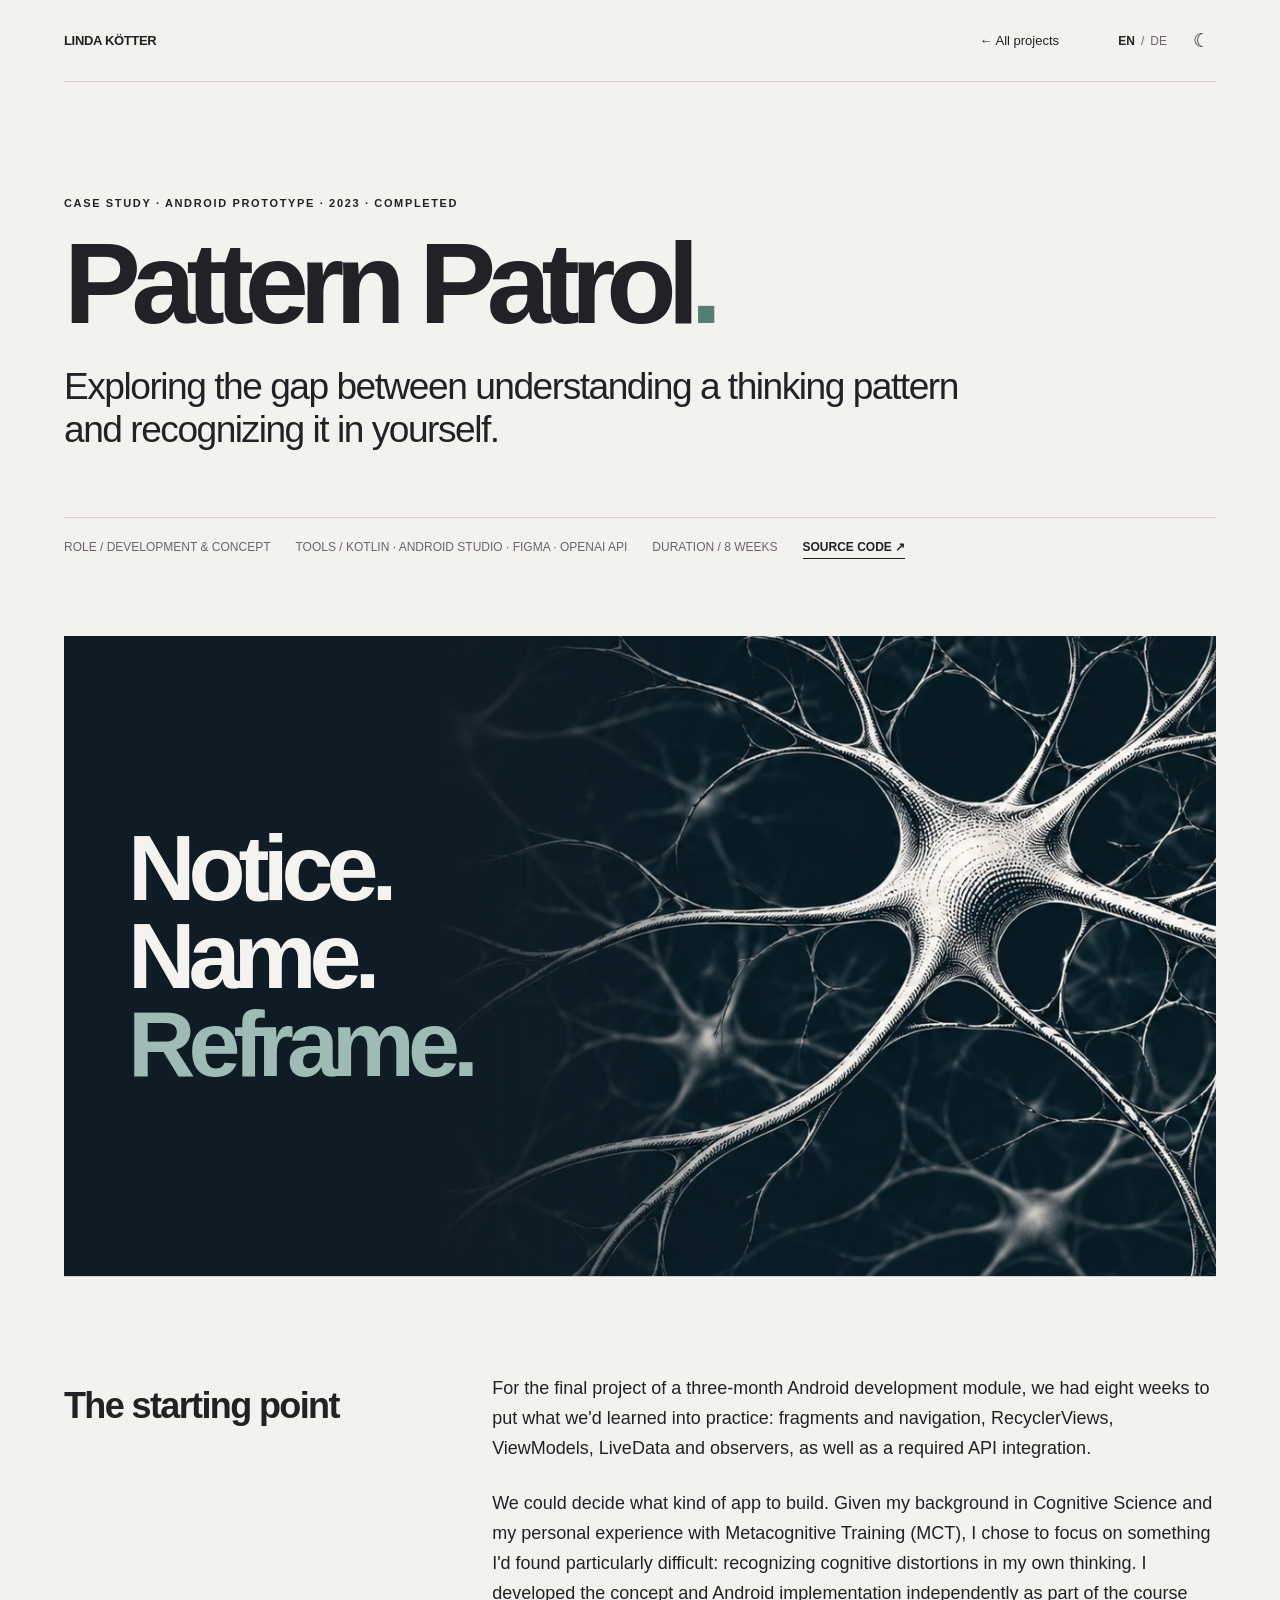
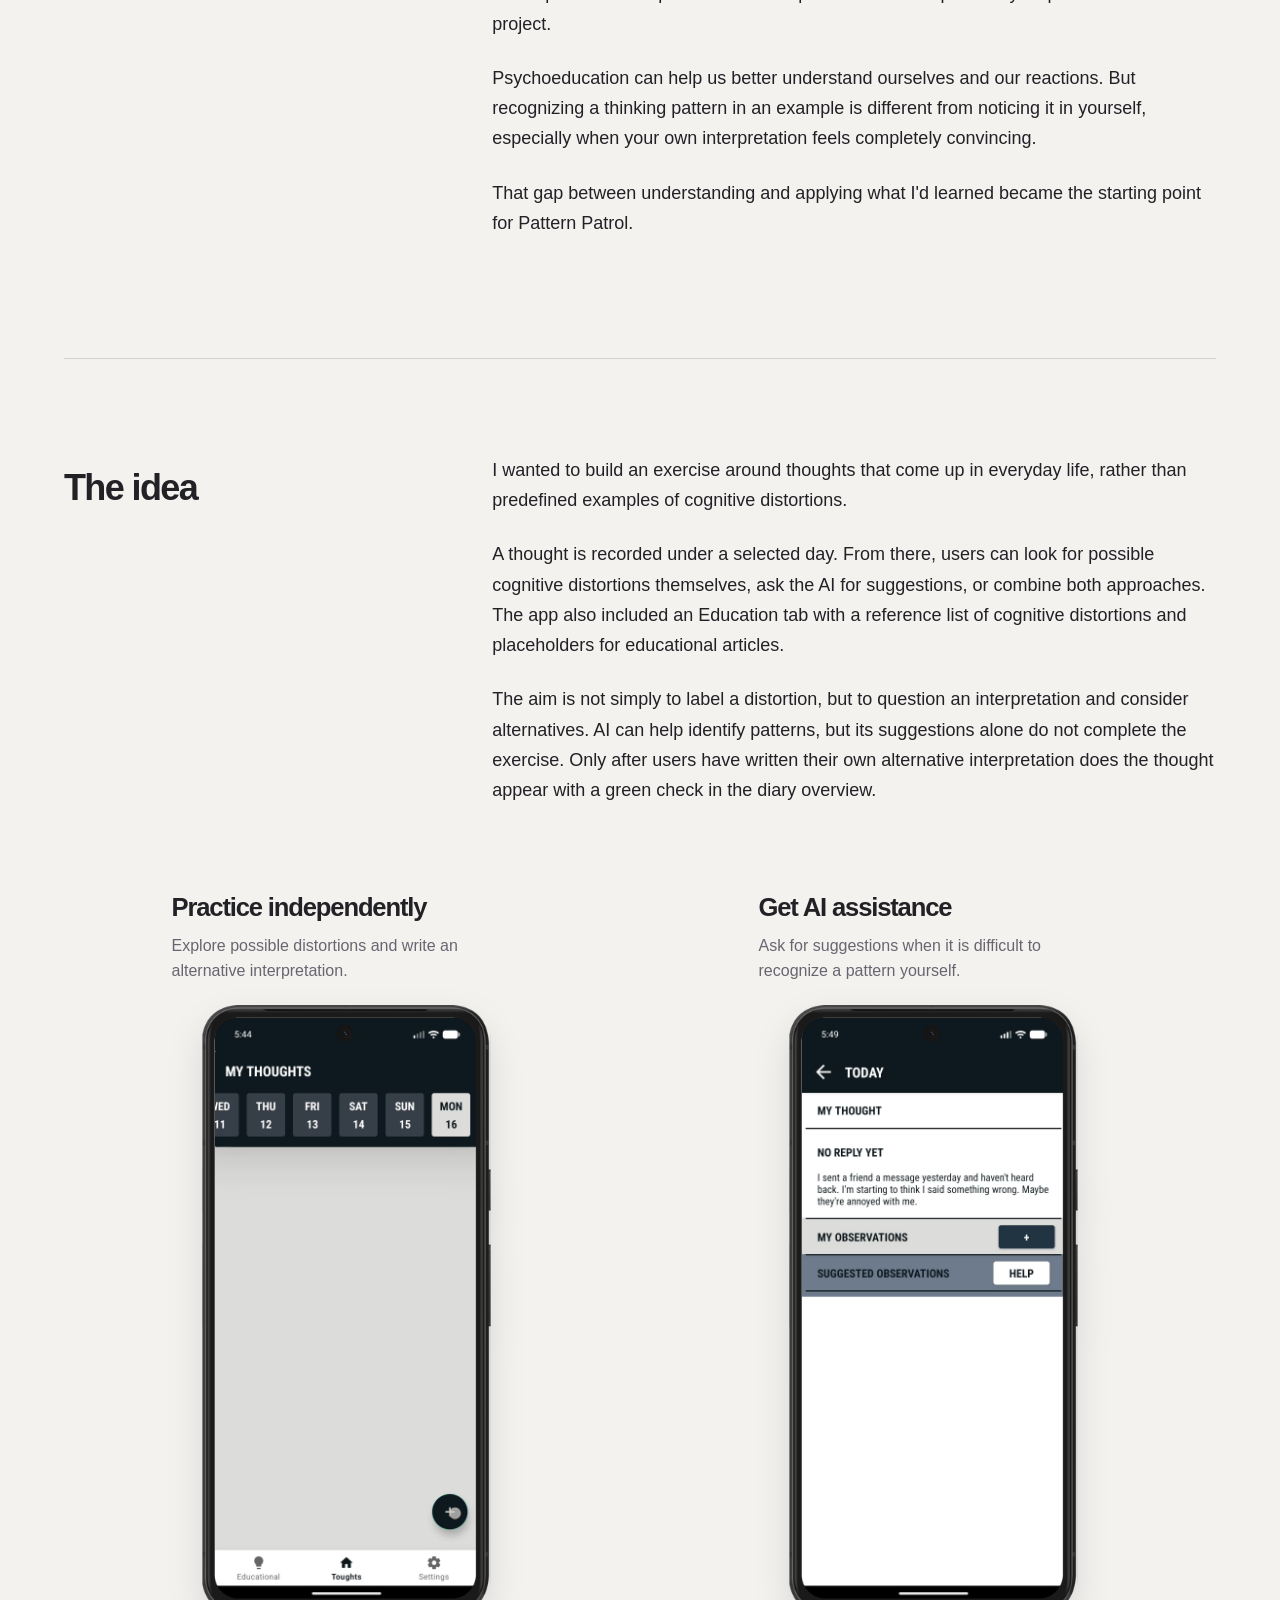
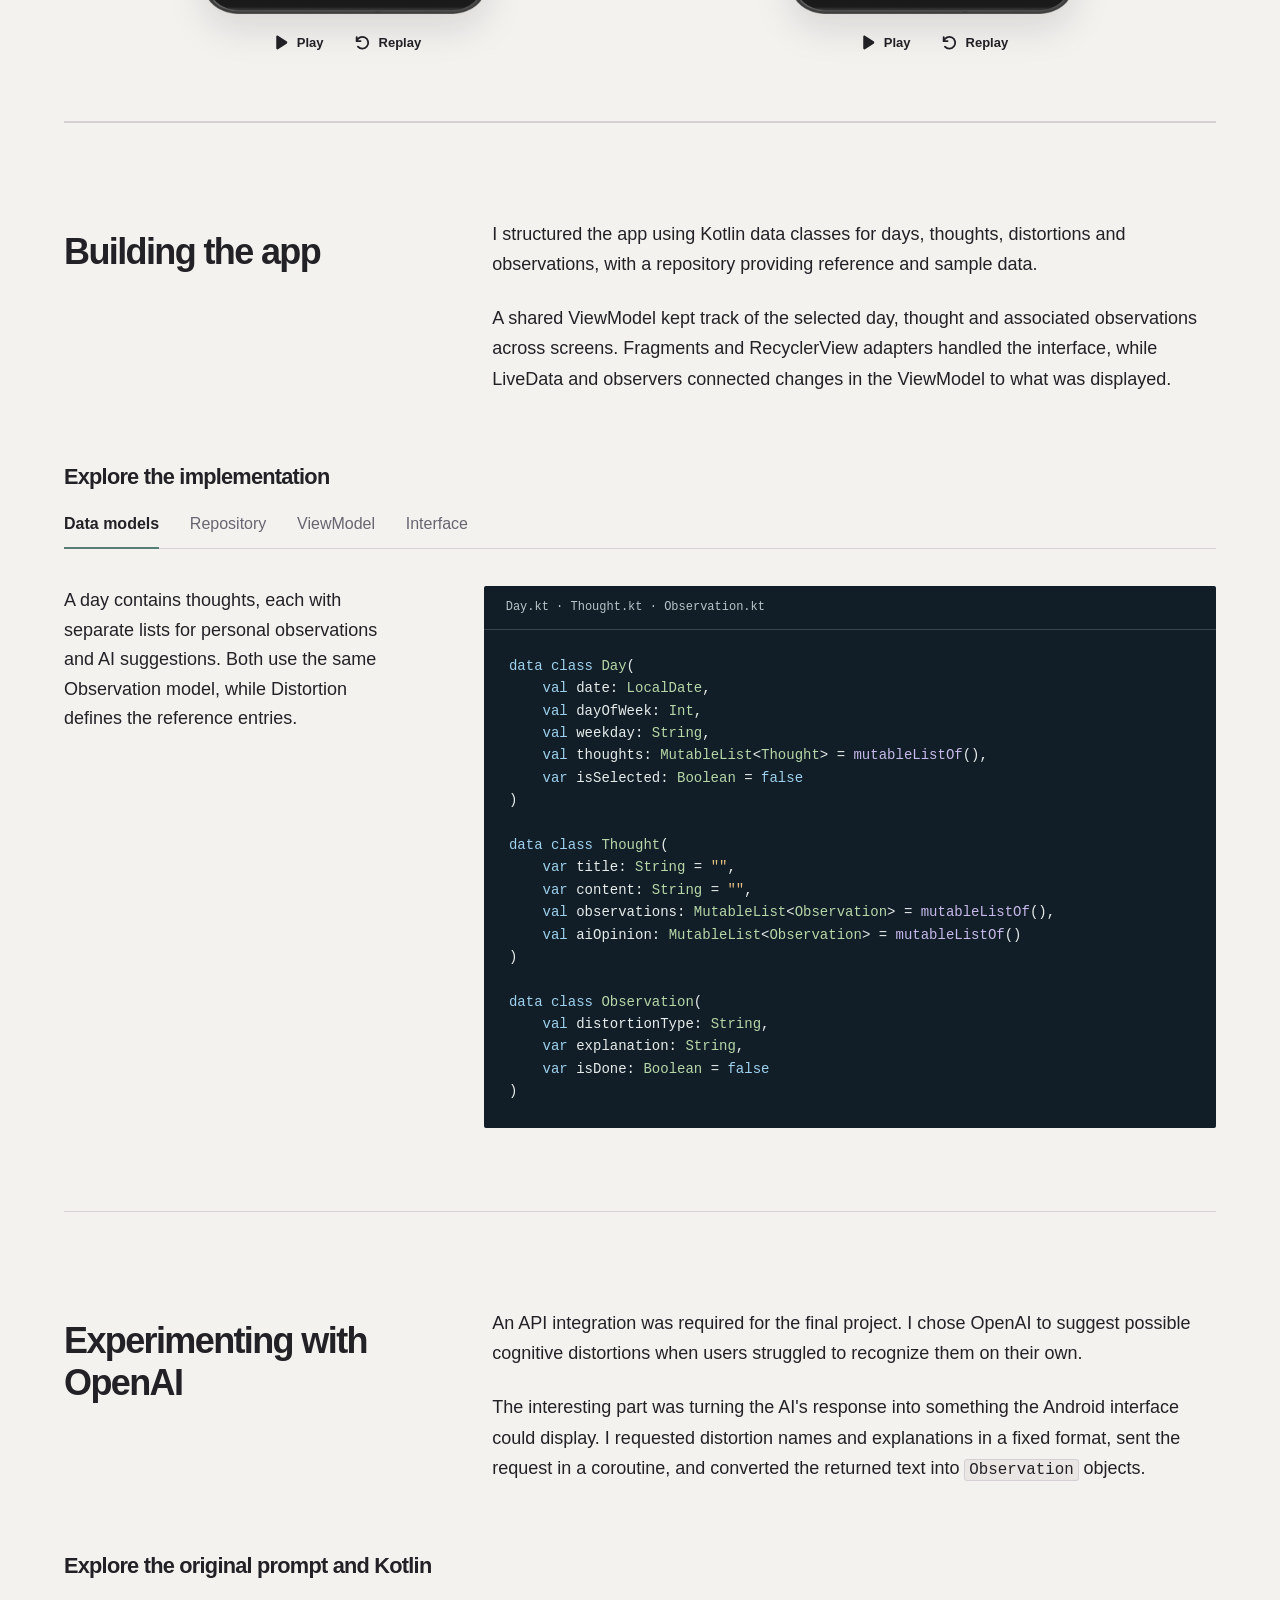
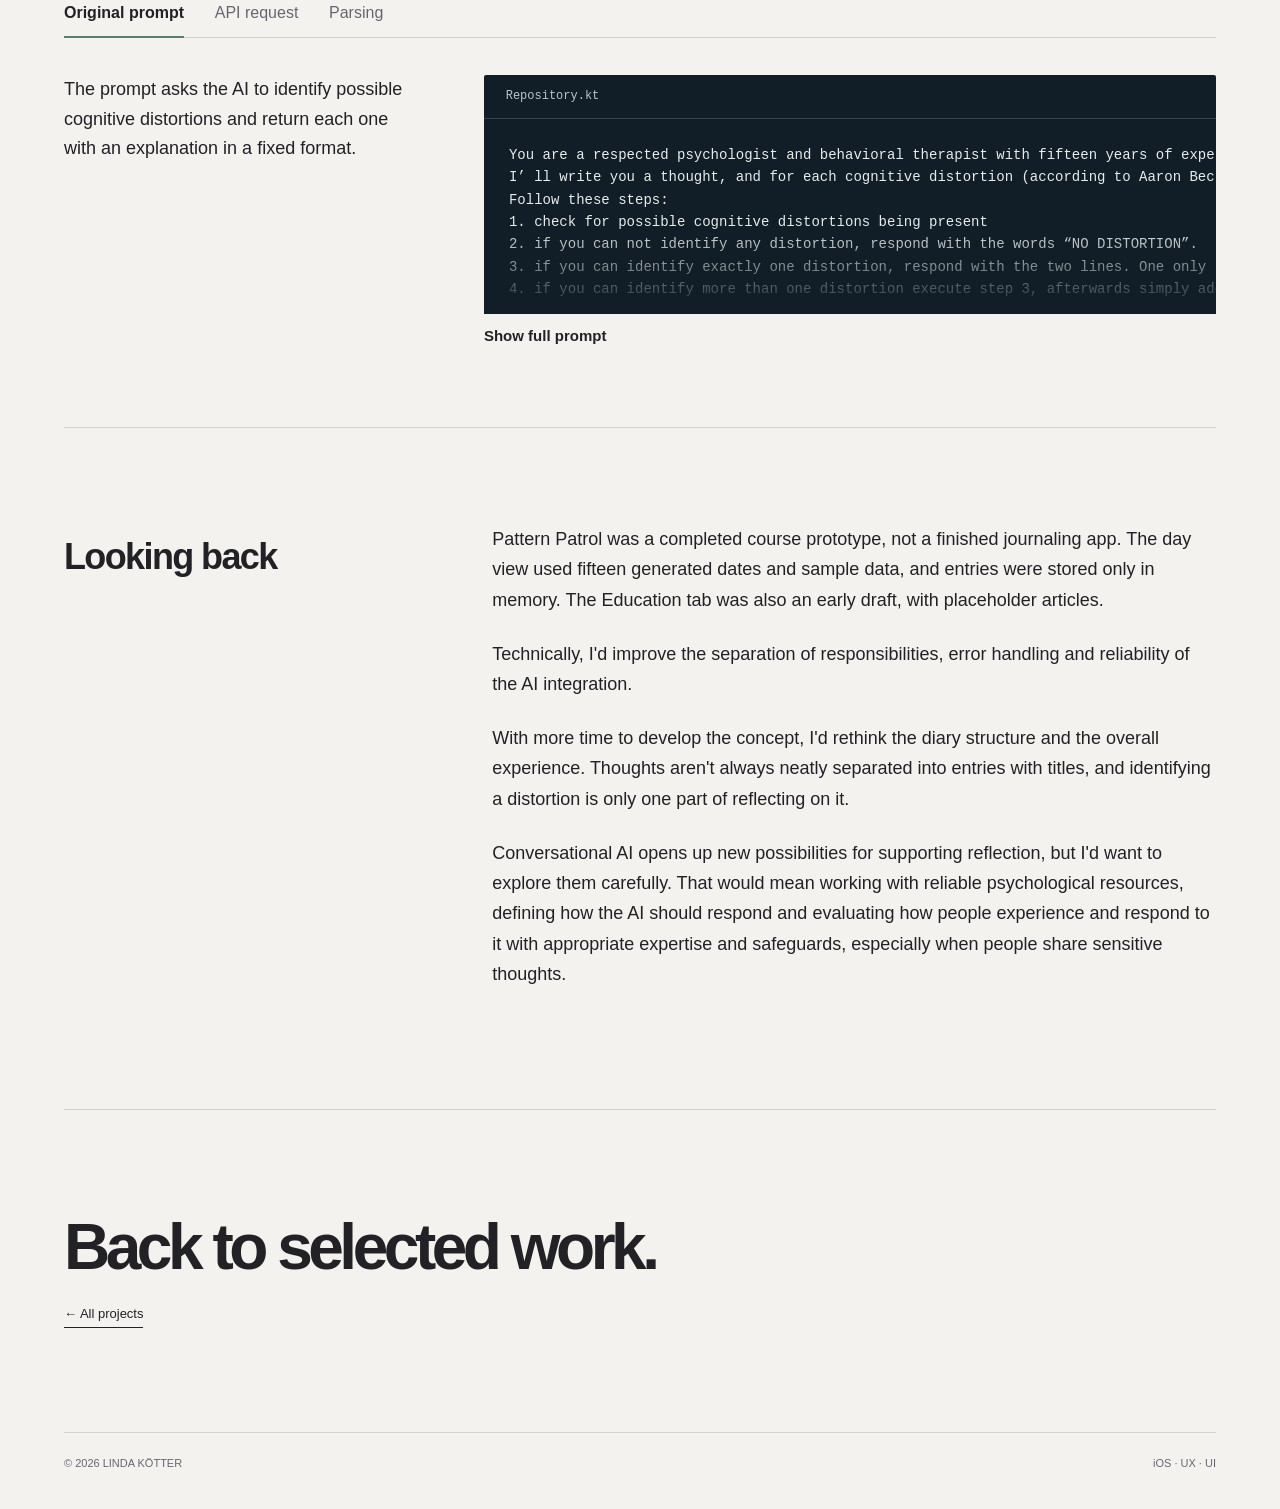
<file: projects/pattern-patrol.html>
<!DOCTYPE html>

<html lang="en">
<head>
<meta charset="utf-8"/>
<meta content="width=device-width, initial-scale=1" name="viewport"/>
<meta content="Pattern Patrol: a Kotlin Android prototype from 2023 exploring cognitive distortions, active reframing and early OpenAI assistance." name="description"/>
<meta content="Pattern Patrol — Linda Kötter" name="page-title-en"/>
<meta content="Pattern Patrol — Linda Kötter" name="page-title-de"/>
<title>Pattern Patrol — Linda Kötter</title>
<link href="../styles.css" rel="stylesheet"/>
<link href="pattern-patrol.css" rel="stylesheet"/>
<script defer="" src="../main.js"></script>
<script defer="True" src="pattern-patrol-explorer.js"></script><script defer="" src="pattern-patrol-video-controls.js"></script></head>
<body class="pattern-page">
<div class="container">
<header class="topbar">
<a class="brand" href="../index.html">LINDA KÖTTER</a>
<nav aria-label="Main navigation" class="navigation">
<a data-de="← Alle Projekte" data-en="← All projects" href="../index.html#projects">← All projects</a>
<div class="tools"><div class="langs"><button aria-pressed="true" data-lang="en" type="button">EN</button><span>/</span><button aria-pressed="false" data-lang="de" type="button">DE</button></div>
<button aria-label="Switch theme" class="theme-button" data-theme-toggle="" type="button">☾</button></div>
</nav>
</header>
<main>
<section class="case-hero pp-intro">
<div class="eyebrow" data-de="CASE STUDY · ANDROID PROTOTYP · 2023 · ABGESCHLOSSEN" data-en="CASE STUDY · ANDROID PROTOTYPE · 2023 · COMPLETED">CASE STUDY · ANDROID PROTOTYPE · 2023 · COMPLETED</div>
<h1>Pattern Patrol<span class="pp-dot">.</span></h1>
<p class="case-dek" data-de="Wenn man Denkmuster versteht, sie bei sich selbst aber nur schwer erkennt." data-en="Exploring the gap between understanding a thinking pattern and recognizing it in yourself.">Exploring the gap between understanding a thinking pattern and recognizing it in yourself.</p>
<div class="case-meta">
<span data-de="ROLLE / ENTWICKLUNG &amp; KONZEPT" data-en="ROLE / DEVELOPMENT &amp; CONCEPT">ROLE / DEVELOPMENT &amp; CONCEPT</span>
<span>TOOLS / KOTLIN · ANDROID STUDIO · FIGMA · OPENAI API</span>
<span data-de="DAUER / 8 WOCHEN" data-en="DURATION / 8 WEEKS">DURATION / 8 WEEKS</span>
<a class="case-source-link" data-de="QUELLCODE ↗" data-en="SOURCE CODE ↗" href="https://github.com/LNDMR/PatternPatrol" rel="noopener noreferrer" target="_blank">SOURCE CODE ↗</a>
</div>
</section>
<section aria-labelledby="pp-art-title" class="pp-hero-art">
<div class="pp-art-content">
<div class="pp-art-message">
<h2 id="pp-art-title">
  <span data-de="Notice." data-en="Notice.">Notice.</span>
  <span data-de="Name." data-en="Name.">Name.</span>
  <em data-de="Reframe." data-en="Reframe.">Reframe.</em>
</h2></div>
</div>
<div aria-label="Engraved white branching neuron illustration on a dark background" class="pp-art-image" role="img"></div>
</section>
<section class="case-section pp-story" id="the-starting-point">
<div><h2 class="section-title" data-de="Der Ausgangspunkt" data-en="The starting point">The starting point</h2></div>
<div class="case-copy">
<p data-de="Für das Abschlussprojekt eines dreimonatigen Android-Moduls hatten wir acht Wochen Zeit, um das Gelernte praktisch anzuwenden: Fragments, Navigation, RecyclerViews, ViewModels, LiveData und Observer sowie die Anbindung einer API." data-en="For the final project of a three-month Android development module, we had eight weeks to put what we&#x27;d learned into practice: fragments and navigation, RecyclerViews, ViewModels, LiveData and observers, as well as a required API integration.">For the final project of a three-month Android development module, we had eight weeks to put what we'd learned into practice: fragments and navigation, RecyclerViews, ViewModels, LiveData and observers, as well as a required API integration.</p>
<p data-de="Welche Art von App wir entwickeln wollten, konnten wir selbst entscheiden. Mit meinem Hintergrund in Cognitive Science und meinen persönlichen Erfahrungen mit Metakognitivem Training (MKT) wollte ich mich einem Thema widmen, das mir selbst schwerfiel: kognitive Verzerrungen im eigenen Denken zu erkennen. Konzept und Android-Umsetzung habe ich im Rahmen des Kursprojekts eigenständig entwickelt." data-en="We could decide what kind of app to build. Given my background in Cognitive Science and my personal experience with Metacognitive Training (MCT), I chose to focus on something I&#x27;d found particularly difficult: recognizing cognitive distortions in my own thinking. I developed the concept and Android implementation independently as part of the course project.">We could decide what kind of app to build. Given my background in Cognitive Science and my personal experience with Metacognitive Training (MCT), I chose to focus on something I'd found particularly difficult: recognizing cognitive distortions in my own thinking. I developed the concept and Android implementation independently as part of the course project.</p>
<p data-de="Psychoedukation kann helfen, sich selbst und die eigenen Reaktionen besser zu verstehen. Doch ein Denkmuster anhand eines Beispiels zu erkennen, ist etwas anderes, als es bei sich selbst zu bemerken – gerade wenn die eigene Interpretation vollkommen überzeugend erscheint." data-en="Psychoeducation can help us better understand ourselves and our reactions. But recognizing a thinking pattern in an example is different from noticing it in yourself, especially when your own interpretation feels completely convincing.">Psychoeducation can help us better understand ourselves and our reactions. But recognizing a thinking pattern in an example is different from noticing it in yourself, especially when your own interpretation feels completely convincing.</p>
<p data-de="Diese Lücke zwischen Verstehen und Anwenden wurde zum Ausgangspunkt für Pattern Patrol." data-en="That gap between understanding and applying what I&#x27;d learned became the starting point for Pattern Patrol.">That gap between understanding and applying what I'd learned became the starting point for Pattern Patrol.</p>
</div>
</section>
<section class="case-section pp-story" id="the-idea"><div><h2 class="section-title" data-de="Die Idee" data-en="The idea">The idea</h2></div><div class="case-copy"><p data-de="Ich wollte eine Übung entwickeln, die sich mit Gedanken aus dem eigenen Alltag beschäftigt, statt mit vorgegebenen Beispielen für kognitive Verzerrungen zu arbeiten." data-en="I wanted to build an exercise around thoughts that come up in everyday life, rather than predefined examples of cognitive distortions.">I wanted to build an exercise around thoughts that come up in everyday life, rather than predefined examples of cognitive distortions.</p><p data-de="Man hält einen Gedanken zu einem bestimmten Tag fest. Anschließend kann man selbst nach möglichen kognitiven Verzerrungen suchen, die KI um Vorschläge bitten oder beides kombinieren. Ergänzend gab es einen Education Tab mit einer Übersicht kognitiver Verzerrungen und Platzhaltern für weiterführende Artikel." data-en="A thought is recorded under a selected day. From there, users can look for possible cognitive distortions themselves, ask the AI for suggestions, or combine both approaches. The app also included an Education tab with a reference list of cognitive distortions and placeholders for educational articles.">A thought is recorded under a selected day. From there, users can look for possible cognitive distortions themselves, ask the AI for suggestions, or combine both approaches. The app also included an Education tab with a reference list of cognitive distortions and placeholders for educational articles.</p><p data-de="Es geht nicht nur darum, eine Verzerrung zu benennen, sondern die eigene Interpretation zu hinterfragen und Alternativen zu finden. Die KI kann beim Erkennen helfen, aber ihre Vorschläge allein schließen die Übung nicht ab. Erst wenn man eine eigene alternative Interpretation formuliert hat, erscheint der Gedanke in der Tagebuchübersicht mit einem grünen Häkchen." data-en="The aim is not simply to label a distortion, but to question an interpretation and consider alternatives. AI can help identify patterns, but its suggestions alone do not complete the exercise. Only after users have written their own alternative interpretation does the thought appear with a green check in the diary overview.">The aim is not simply to label a distortion, but to question an interpretation and consider alternatives. AI can help identify patterns, but its suggestions alone do not complete the exercise. Only after users have written their own alternative interpretation does the thought appear with a green check in the diary overview.</p></div></section>
<section aria-label="Original Android app walkthroughs" class="pp-demo">
<div class="pp-demo-grid">
<article class="pp-demo-card"><div class="pp-demo-copy"><h3 data-de="Selbst reflektieren" data-en="Practice independently">Practice independently</h3><p data-de="Mögliche Verzerrungen erkennen und eine eigene alternative Interpretation formulieren." data-en="Explore possible distortions and write an alternative interpretation.">Explore possible distortions and write an alternative interpretation.</p></div>
<div class="pp-device-shell"><div class="pp-real-screen"><video aria-label="Manual reflection walkthrough" loop="" muted="" playsinline="" poster="../assets/pattern-patrol/practice-poster.jpg" preload="metadata"><source src="../assets/pattern-patrol/pattern-practice.mp4" type="video/mp4"/></video></div><img alt="" aria-hidden="true" class="pp-real-frame" loading="lazy" src="../assets/pattern-patrol/pixel-frame.png"/></div>
<div aria-label="Video playback controls" class="pp-video-controls" role="group">
<button aria-label="Play video" class="pp-video-control pp-toggle-play" type="button"><svg aria-hidden="true" class="pp-control-icon pp-control-pause" viewbox="0 0 24 24"><rect height="18" rx="1" width="5.5" x="4.5" y="3"></rect><rect height="18" rx="1" width="5.5" x="14" y="3"></rect></svg><svg aria-hidden="true" class="pp-control-icon pp-control-play" viewbox="0 0 24 24"><path d="M6 3.8c0-1.3 1.4-2.1 2.5-1.4l12.1 7.9c1.2.8 1.2 2.5 0 3.3L8.5 21.5C7.4 22.2 6 21.4 6 20.1Z"></path></svg><span class="pp-video-control-label" data-de="Abspielen" data-en="Play">Play</span></button>
<button aria-label="Replay video" class="pp-video-control pp-replay" type="button"><svg aria-hidden="true" class="pp-control-icon pp-control-replay" fill="none" stroke="currentColor" stroke-linecap="round" stroke-linejoin="round" stroke-width="2.6" viewbox="0 0 24 24"><path d="M3.8 10a8.3 8.3 0 1 1 1.8 7.9"></path><path d="M3.8 4.5V10h5.5"></path></svg><span class="pp-video-control-label" data-de="Neustart" data-en="Replay">Replay</span></button>
</div>
</article>
<article class="pp-demo-card"><div class="pp-demo-copy"><h3 data-de="KI als Unterstützung" data-en="Get AI assistance">Get AI assistance</h3><p data-de="Vorschläge anfordern, wenn es schwerfällt, ein Muster selbst zu erkennen." data-en="Ask for suggestions when it is difficult to recognize a pattern yourself.">Ask for suggestions when it is difficult to recognize a pattern yourself.</p></div>
<div class="pp-device-shell"><div class="pp-real-screen"><video aria-label="AI suggestions walkthrough" loop="" muted="" playsinline="" poster="../assets/pattern-patrol/aihelp-poster.jpg" preload="metadata"><source src="../assets/pattern-patrol/pattern-aihelp.mp4" type="video/mp4"/></video></div><img alt="" aria-hidden="true" class="pp-real-frame" loading="lazy" src="../assets/pattern-patrol/pixel-frame.png"/></div>
<div aria-label="Video playback controls" class="pp-video-controls" role="group">
<button aria-label="Play video" class="pp-video-control pp-toggle-play" type="button"><svg aria-hidden="true" class="pp-control-icon pp-control-pause" viewbox="0 0 24 24"><rect height="18" rx="1" width="5.5" x="4.5" y="3"></rect><rect height="18" rx="1" width="5.5" x="14" y="3"></rect></svg><svg aria-hidden="true" class="pp-control-icon pp-control-play" viewbox="0 0 24 24"><path d="M6 3.8c0-1.3 1.4-2.1 2.5-1.4l12.1 7.9c1.2.8 1.2 2.5 0 3.3L8.5 21.5C7.4 22.2 6 21.4 6 20.1Z"></path></svg><span class="pp-video-control-label" data-de="Abspielen" data-en="Play">Play</span></button>
<button aria-label="Replay video" class="pp-video-control pp-replay" type="button"><svg aria-hidden="true" class="pp-control-icon pp-control-replay" fill="none" stroke="currentColor" stroke-linecap="round" stroke-linejoin="round" stroke-width="2.6" viewbox="0 0 24 24"><path d="M3.8 10a8.3 8.3 0 1 1 1.8 7.9"></path><path d="M3.8 4.5V10h5.5"></path></svg><span class="pp-video-control-label" data-de="Neustart" data-en="Replay">Replay</span></button>
</div>
</article>
</div>
</section>
<section class="case-section pp-story" id="implementation"><div><h2 class="section-title" data-de="Die technische Umsetzung" data-en="Building the app">Building the app</h2></div><div class="case-copy"><p data-de="Ich habe die App mit Kotlin-Datenklassen für Tage, Gedanken, kognitive Verzerrungen und Beobachtungen strukturiert. Ein Repository stellte die Referenz- und Beispieldaten bereit." data-en="I structured the app using Kotlin data classes for days, thoughts, distortions and observations, with a repository providing reference and sample data.">I structured the app using Kotlin data classes for days, thoughts, distortions and observations, with a repository providing reference and sample data.</p><p data-de="Ein gemeinsames ViewModel verwaltete den ausgewählten Tag, den jeweiligen Gedanken und die zugehörigen Beobachtungen über mehrere Ansichten hinweg. Fragments und RecyclerView-Adapter waren für die Benutzeroberfläche zuständig. Über LiveData und Observer wurden Änderungen im ViewModel automatisch in der Oberfläche sichtbar." data-en="A shared ViewModel kept track of the selected day, thought and associated observations across screens. Fragments and RecyclerView adapters handled the interface, while LiveData and observers connected changes in the ViewModel to what was displayed.">A shared ViewModel kept track of the selected day, thought and associated observations across screens. Fragments and RecyclerView adapters handled the interface, while LiveData and observers connected changes in the ViewModel to what was displayed.</p></div></section><section aria-label="Explore Android implementation" class="pp-shared-source" data-source-group="architecture" id="architecture-explorer">
<div class="pp-source-heading"><h3 data-de="Die Umsetzung erkunden" data-en="Explore the implementation">Explore the implementation</h3></div>
<div aria-label="Implementation topics" class="pp-source-tabs" role="tablist">
<button aria-controls="pp-arch-panel" aria-selected="true" data-de="Datenmodelle" data-en="Data models" data-source-index="0" id="pp-arch-0" role="tab" type="button">Data models</button>
<button aria-controls="pp-arch-panel" aria-selected="false" data-de="Repository" data-en="Repository" data-source-index="1" id="pp-arch-1" role="tab" type="button">Repository</button>
<button aria-controls="pp-arch-panel" aria-selected="false" data-de="ViewModel" data-en="ViewModel" data-source-index="2" id="pp-arch-2" role="tab" type="button">ViewModel</button>
<button aria-controls="pp-arch-panel" aria-selected="false" data-de="Oberfläche" data-en="Interface" data-source-index="3" id="pp-arch-3" role="tab" type="button">Interface</button>
</div>
<div aria-labelledby="pp-arch-0" class="pp-source-panel" id="pp-arch-panel" role="tabpanel" tabindex="0">
<p class="pp-source-description" data-source-description="">Each day contains thoughts; a thought can have personal observations and AI suggestions.</p>
<div class="pp-source-code"><div class="pp-source-file" data-source-file="">Day.kt · Thought.kt · Observation.kt</div><pre><code data-source-code=""></code></pre></div>
</div></section>
<section class="case-section pp-story" id="ai-integration"><div><h2 class="section-title" data-de="Experimentieren mit OpenAI" data-en="Experimenting with OpenAI">Experimenting with OpenAI</h2></div><div class="case-copy"><p data-de="Eine API-Anbindung war für das Abschlussprojekt vorgeschrieben. Ich entschied mich für OpenAI, damit die KI mögliche kognitive Verzerrungen vorschlagen konnte, wenn es Nutzenden schwerfiel, diese selbst zu erkennen." data-en="An API integration was required for the final project. I chose OpenAI to suggest possible cognitive distortions when users struggled to recognize them on their own.">An API integration was required for the final project. I chose OpenAI to suggest possible cognitive distortions when users struggled to recognize them on their own.</p><p><span data-de="Besonders interessant fand ich, die Antwort der KI so aufzubereiten, dass die Android-Oberfläche sie anzeigen konnte. Dafür ließ ich mir die Namen der Verzerrungen und passende Erklärungen in einem festen Format zurückgeben. Die Anfrage sendete ich in einer Coroutine und wandelte den zurückgegebenen Text in " data-en="The interesting part was turning the AI's response into something the Android interface could display. I requested distortion names and explanations in a fixed format, sent the request in a coroutine, and converted the returned text into ">The interesting part was turning the AI's response into something the Android interface could display. I requested distortion names and explanations in a fixed format, sent the request in a coroutine, and converted the returned text into </span><code class="pp-inline-code">Observation</code><span data-de="-Objekte um." data-en=" objects."> objects.</span></p></div></section><section aria-label="Explore original OpenAI prompt and Kotlin" class="pp-shared-source pp-ai-explorer" data-source-group="ai" id="ai-code-explorer">
<div class="pp-source-heading"><h3 data-de="Originalprompt und Kotlin erkunden" data-en="Explore the original prompt and Kotlin">Explore the original prompt and Kotlin</h3></div>
<div aria-label="OpenAI source examples" class="pp-source-tabs" role="tablist">
<button aria-controls="pp-ai-panel" aria-selected="true" data-de="Originalprompt" data-en="Original prompt" data-source-index="0" id="pp-ai-0" role="tab" type="button">Original prompt</button>
<button aria-controls="pp-ai-panel" aria-selected="false" data-de="API-Anfrage" data-en="API request" data-source-index="1" id="pp-ai-1" role="tab" type="button">API request</button>
<button aria-controls="pp-ai-panel" aria-selected="false" data-de="Verarbeitung" data-en="Parsing" data-source-index="2" id="pp-ai-2" role="tab" type="button">Parsing</button>
</div>
<div aria-labelledby="pp-ai-0" class="pp-source-panel" id="pp-ai-panel" role="tabpanel" tabindex="0">
<p class="pp-source-description" data-source-description="">The original instructions sent with the user’s thought, including the expected format.</p>
<div class="pp-source-code pp-prompt-preview" data-prompt-preview=""><div class="pp-source-file" data-source-file="">Repository.kt</div><pre><code data-source-code=""></code></pre></div>
<button aria-expanded="false" class="pp-source-expand" data-de="Ganzen Prompt anzeigen" data-en="Show full prompt" data-prompt-expand="" type="button">Show full prompt</button>
</div></section>
<section class="case-section pp-story" id="looking-back"><div><h2 class="section-title" data-de="Rückblick" data-en="Looking back">Looking back</h2></div><div class="case-copy"><p data-de="Pattern Patrol war ein abgeschlossenes Kursprojekt, aber noch keine fertige Tagebuch-App. Die Tagesansicht zeigte fünfzehn Tage mit Beispieldaten, und die Einträge wurden nur im Arbeitsspeicher gespeichert. Auch der Education Tab war mit seinen Platzhalterartikeln noch ein erster Entwurf." data-en="Pattern Patrol was a completed course prototype, not a finished journaling app. The day view used fifteen generated dates and sample data, and entries were stored only in memory. The Education tab was also an early draft, with placeholder articles.">Pattern Patrol was a completed course prototype, not a finished journaling app. The day view used fifteen generated dates and sample data, and entries were stored only in memory. The Education tab was also an early draft, with placeholder articles.</p><p data-de="Technisch würde ich die Zuständigkeiten klarer trennen, die Fehlerbehandlung verbessern und die KI-Anbindung zuverlässiger gestalten." data-en="Technically, I&#x27;d improve the separation of responsibilities, error handling and reliability of the AI integration.">Technically, I'd improve the separation of responsibilities, error handling and reliability of the AI integration.</p><p data-de="Mit mehr Zeit für die Konzeptentwicklung würde ich auch die Tagebuchstruktur und den gesamten Ablauf überdenken. Gedanken lassen sich nicht immer sinnvoll in einzelne Einträge mit Titeln aufteilen. Und eine kognitive Verzerrung zu erkennen, ist nur ein Teil des Reflexionsprozesses." data-en="With more time to develop the concept, I&#x27;d rethink the diary structure and the overall experience. Thoughts aren&#x27;t always neatly separated into entries with titles, and identifying a distortion is only one part of reflecting on it.">With more time to develop the concept, I'd rethink the diary structure and the overall experience. Thoughts aren't always neatly separated into entries with titles, and identifying a distortion is only one part of reflecting on it.</p><p data-de="Dialogbasierte KI eröffnet neue Möglichkeiten, die eigene Reflexion zu unterstützen. Diese würde ich jedoch sorgfältig erkunden. Dazu gehören verlässliche psychologische Quellen, klare Vorgaben für die Antworten und die Frage, wie Menschen solche Interaktionen erleben und darauf reagieren. Gerade bei sensiblen Gedanken wären eine fachlich begleitete Evaluation und geeignete Schutzmaßnahmen für mich besonders wichtig." data-en="Conversational AI opens up new possibilities for supporting reflection, but I&#x27;d want to explore them carefully. That would mean working with reliable psychological resources, defining how the AI should respond and evaluating how people experience and respond to it with appropriate expertise and safeguards, especially when people share sensitive thoughts.">Conversational AI opens up new possibilities for supporting reflection, but I'd want to explore them carefully. That would mean working with reliable psychological resources, defining how the AI should respond and evaluating how people experience and respond to it with appropriate expertise and safeguards, especially when people share sensitive thoughts.</p></div></section>
<div class="case-ending"><h2 data-de="Zurück zu den Projekten." data-en="Back to selected work.">Back to selected work.</h2><a class="back-link" data-de="← Alle Projekte" data-en="← All projects" href="../index.html#projects">← All projects</a></div>
</main>
<footer class="footer"><span>© 2026 LINDA KÖTTER</span><span>iOS · UX · UI</span></footer>
</div>
</body>
</html>
</file>
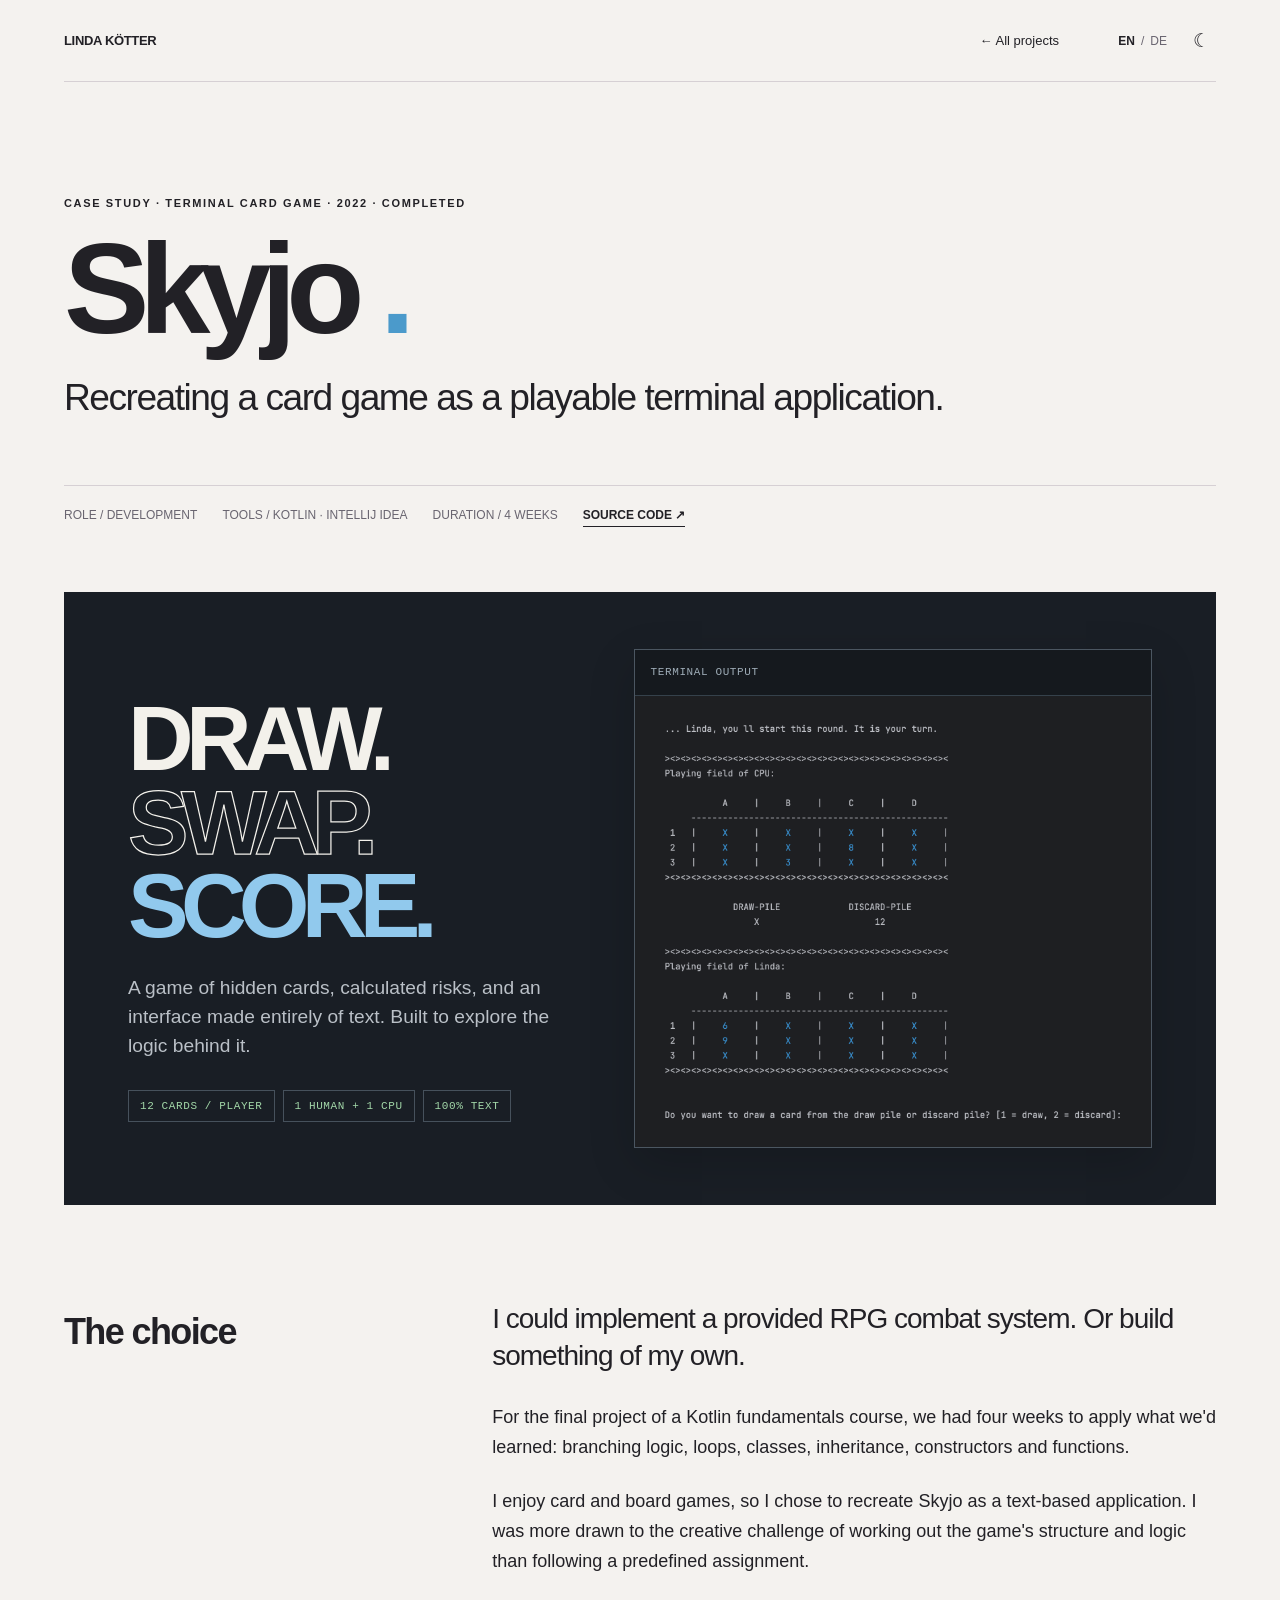
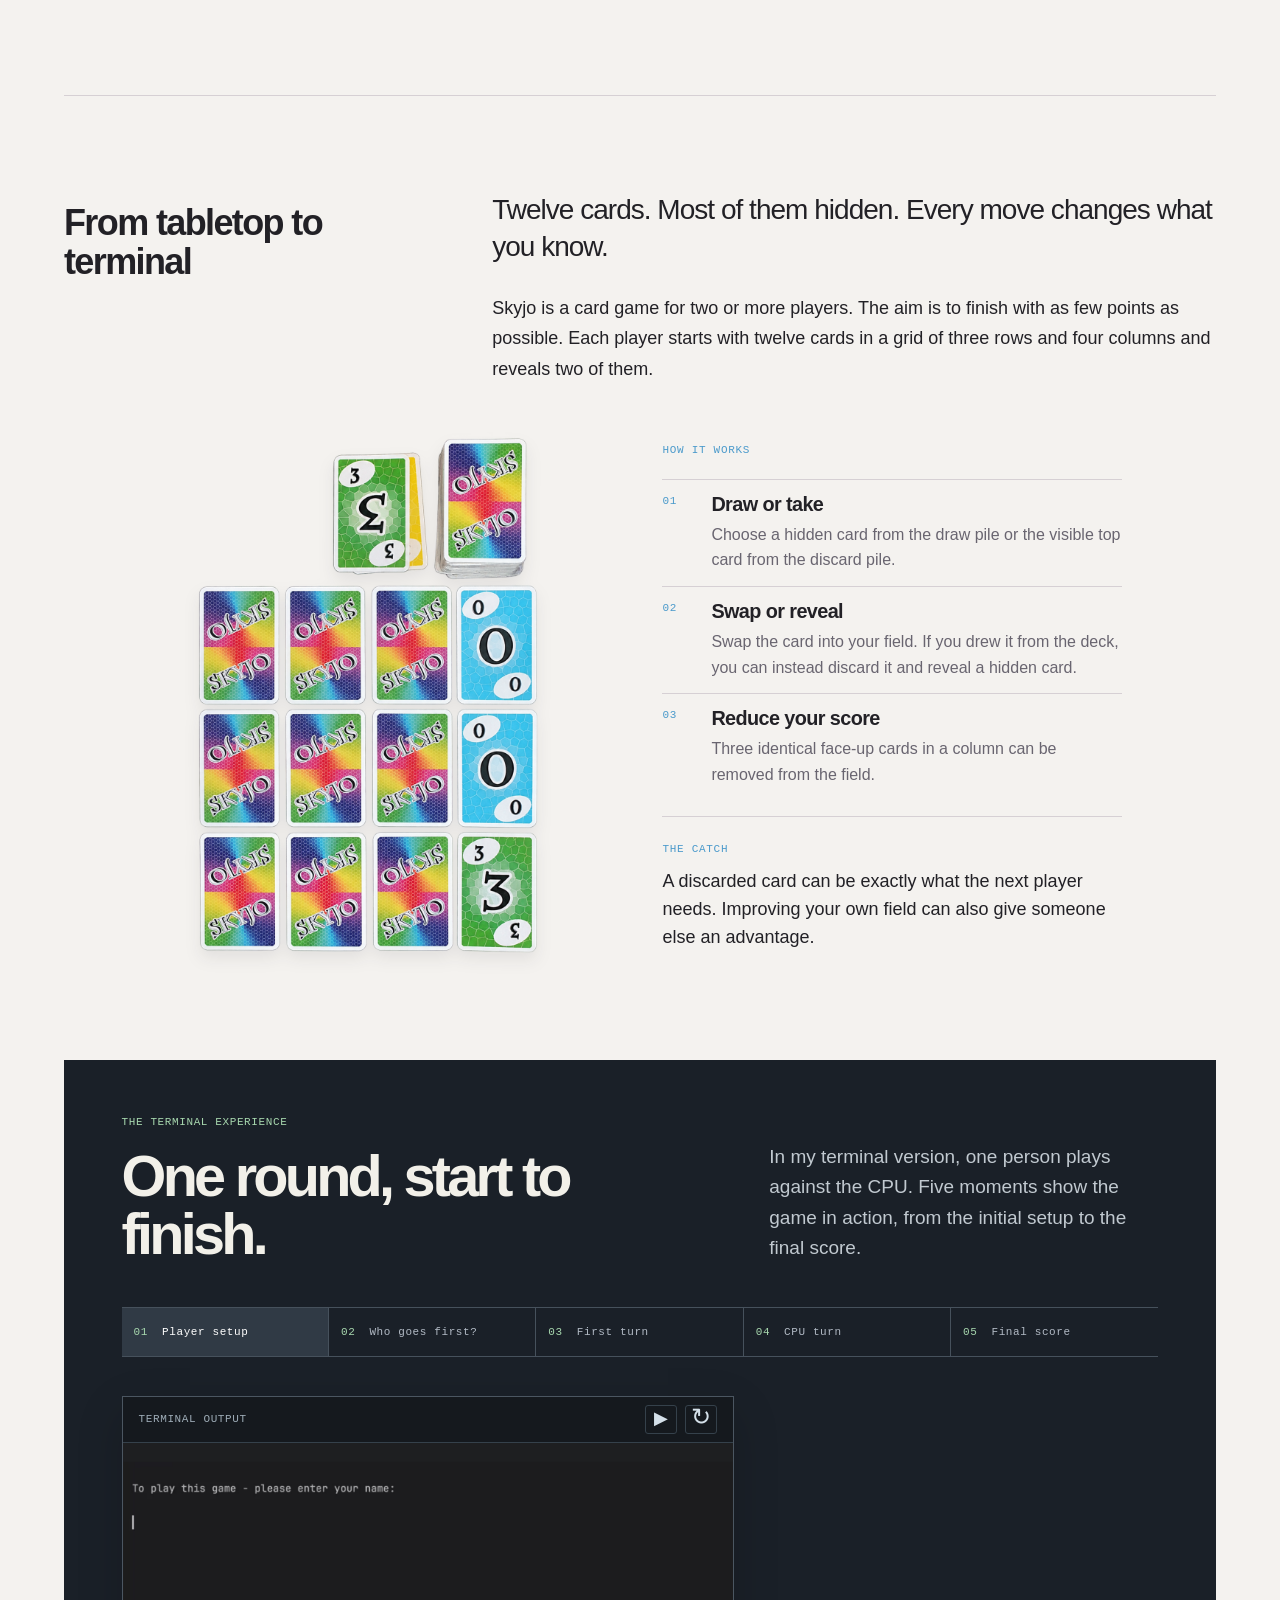
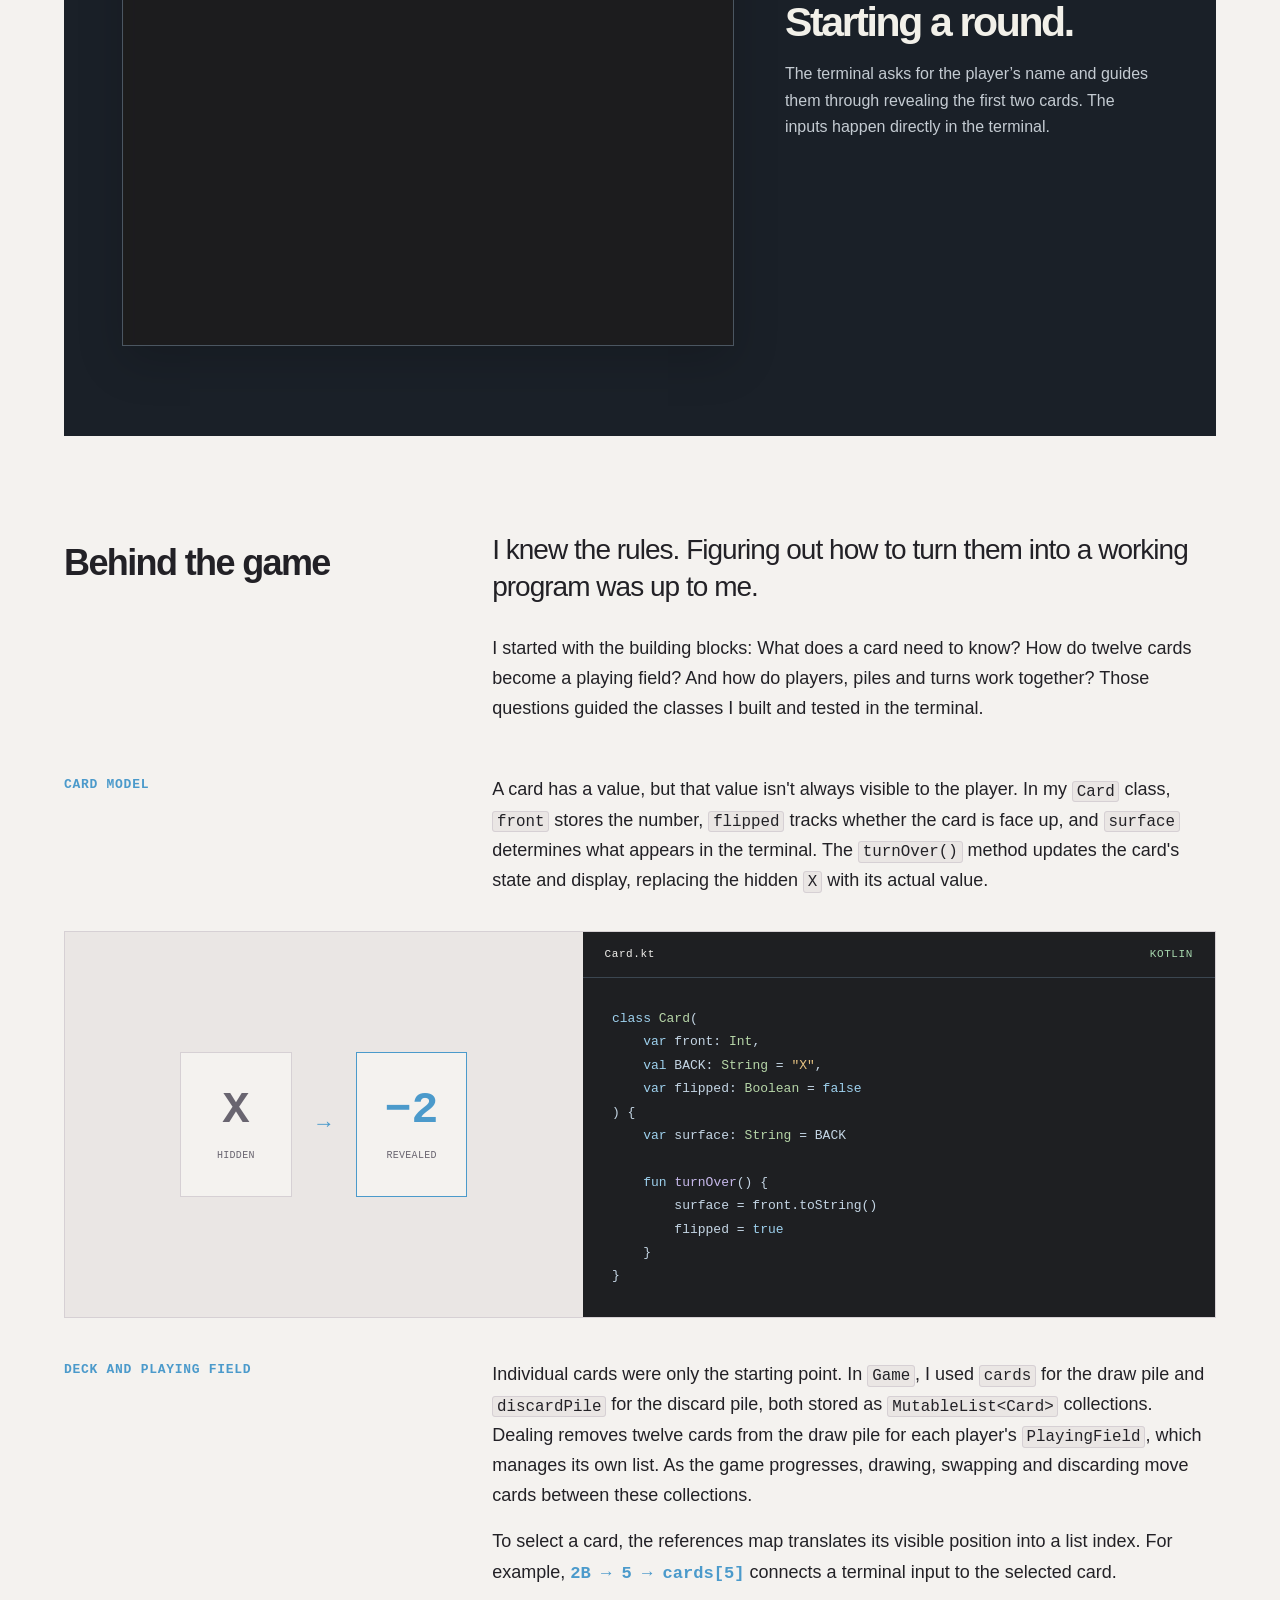
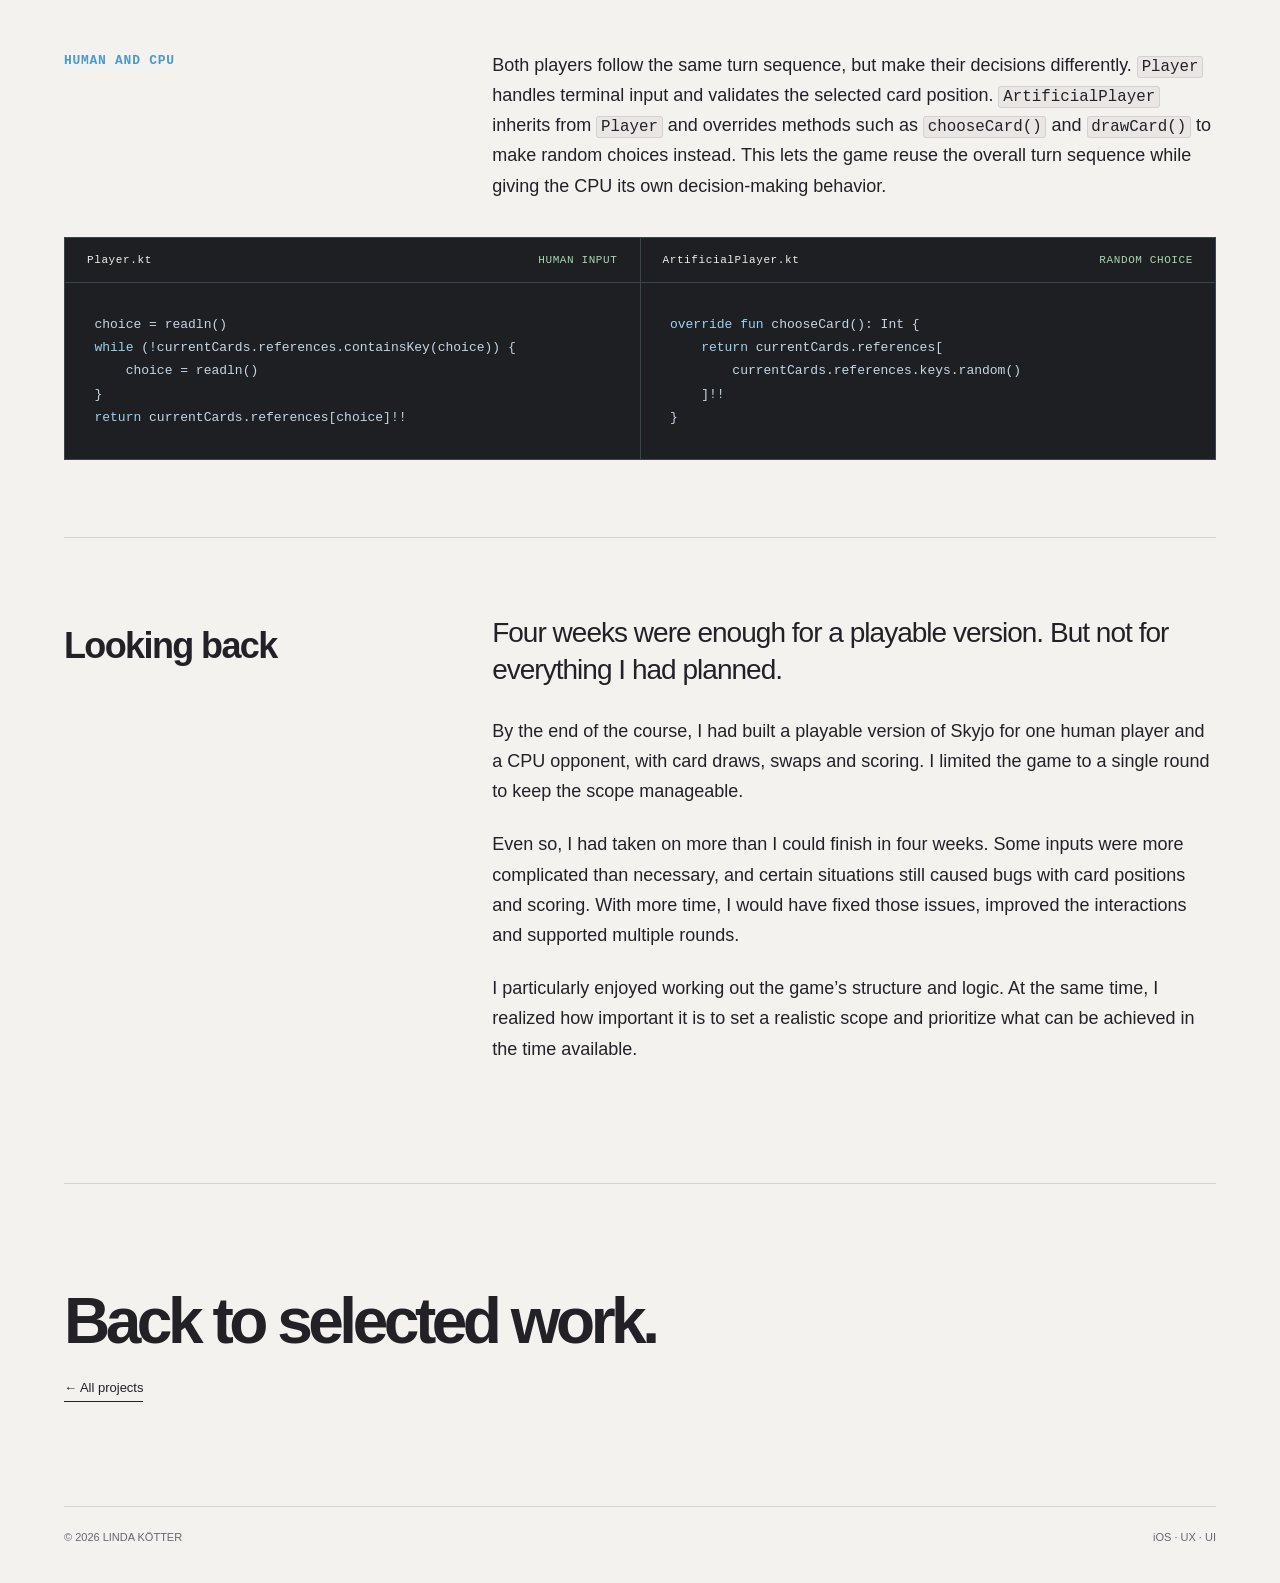
<file: projects/skyjo.html>
<!DOCTYPE html>

<html lang="en">
<head>
<meta charset="utf-8"/>
<meta content="width=device-width, initial-scale=1" name="viewport"/>
<meta content="Skyjo — Linda Kötter" name="page-title-en"/>
<meta content="Skyjo — Linda Kötter" name="page-title-de"/>
<meta content="Skyjo — a Kotlin terminal card game built in four weeks, by Linda Kötter." name="description"/>
<title>
    Skyjo — Linda Kötter
  </title>
<link href="../styles.css" rel="stylesheet"/>
<link href="skyjo.css" rel="stylesheet"/>
<script defer="" src="../main.js">
</script>
</head>
<body class="skyjo-page">
<div class="container">
<header class="topbar">
<a class="brand" href="../index.html">
        LINDA KÖTTER
      </a>
<nav aria-label="Main navigation" class="navigation">
<a data-de="← Alle Projekte" data-en="← All projects" href="../index.html#projects">
          ← All projects
        </a>
<div class="tools">
<div class="langs">
<button aria-pressed="true" data-lang="en" type="button">
              EN
            </button>
<span>
              /
            </span>
<button aria-pressed="false" data-lang="de" type="button">
              DE
            </button>
</div>
<button aria-label="Switch theme" class="theme-button" data-theme-toggle="" type="button">
            ☾
          </button>
</div>
</nav>
</header>
<main>
<section class="case-hero">
<div class="eyebrow" data-de="CASE STUDY · TERMINAL-KARTENSPIEL · 2022 · ABGESCHLOSSEN" data-en="CASE STUDY · TERMINAL CARD GAME · 2022 · COMPLETED">
          CASE STUDY · TERMINAL CARD GAME · 2022 · COMPLETED
        </div>
<h1>
          Skyjo
          <span class="sky-accent">
            .
          </span>
</h1>
<p class="case-dek" data-de="Ein Kartenspiel als textbasiertes Computerspiel umsetzen." data-en="Recreating a card game as a playable terminal application.">
          Recreating a card game as a playable terminal application.
        </p>
<div class="case-meta">
<span data-de="ROLLE / ENTWICKLUNG" data-en="ROLE / DEVELOPMENT">
            ROLE / DEVELOPMENT
          </span>
<span>
            TOOLS / KOTLIN · INTELLIJ IDEA
          </span>
<span data-de="DAUER / 4 WOCHEN" data-en="DURATION / 4 WEEKS">
            DURATION / 4 WEEKS
          </span>
<a class="case-source-link" data-de="QUELLCODE ↗" data-en="SOURCE CODE ↗" href="https://github.com/LNDMR/Skyjo" rel="noopener noreferrer" target="_blank">
            SOURCE CODE ↗
          </a>
</div>
</section>
<section aria-labelledby="terminal-showcase-heading" class="sky-showcase" id="terminal-showcase">
<div class="sky-b-layout">
<div class="sky-b-type">
<h2 id="terminal-showcase-heading">
<span>DRAW.</span>
<span class="sky-b-outline">SWAP.</span>
<span class="sky-b-blue">SCORE.</span>
</h2>
<p data-de="Ein Spiel mit verdeckten Karten, bei dem jede Entscheidung zählt. Ganz ohne grafische Oberfläche, mit der Spiellogik im Mittelpunkt." data-en="A game of hidden cards, calculated risks, and an interface made entirely of text. Built to explore the logic behind it.">A game of hidden cards, calculated risks, and an interface made entirely of text. Built to explore the logic behind it.</p>
<div class="sky-b-stamps">
<span data-de="12 KARTEN / PERSON" data-en="12 CARDS / PLAYER">
                12 CARDS / PLAYER
              </span>
<span data-de="1 SPIELER + 1 CPU" data-en="1 HUMAN + 1 CPU">
                1 HUMAN + 1 CPU
              </span>
<span data-de="100 % TEXT" data-en="100% TEXT">
                100% TEXT
              </span>
</div>
</div>
<div class="sky-b-screens">
<figure class="sky-b-terminal">
<div class="sky-terminal-window sky-hero-window">
<div class="sky-window-bar">
<span>TERMINAL OUTPUT</span>
</div>
<div class="sky-hero-media">
<img alt="Original 2022 Kotlin terminal output showing both Skyjo playing fields" loading="lazy" src="../assets/skyjo/Skyjo_Start3.png"/>
</div>
</div>
</figure>
</div>
</div>
</section>
<!-- THE CHOICE -->
<section aria-labelledby="choice" class="case-section sky-story sky-chapter">
<div class="sky-chapter-left">
<h2 data-de="Die Wahl" data-en="The choice" id="choice">
            The choice
          </h2>
</div>
<div class="sky-chapter-right case-copy">
<!-- Pull sentence -->
<p class="sky-pull" data-de="Ein vorgegebenes Kampfsystem für ein Rollenspiel umsetzen. Oder etwas Eigenes entwickeln." data-en="I could implement a provided RPG combat system. Or build something of my own.">I could implement a provided RPG combat system. Or build something of my own.</p>
<!-- Project context -->
<p data-de="In einem Grundlagenkurs für Kotlin hatten wir für unser Abschlussprojekt vier Wochen Zeit. Dabei sollten wir das Gelernte anwenden: Verzweigungen, Schleifen, Klassen, Vererbung, Konstruktoren und Funktionen." data-en="For the final project of a Kotlin fundamentals course, we had four weeks to apply what we'd learned: branching logic, loops, classes, inheritance, constructors and functions.">For the final project of a Kotlin fundamentals course, we had four weeks to apply what we'd learned: branching logic, loops, classes, inheritance, constructors and functions.</p>
<!-- Motivation and approach -->
<p data-de="Da ich gerne Karten&#8209; und Brettspiele spiele, entschied ich mich dafür, Skyjo als textbasiertes Spiel umzusetzen. Mich reizte vor allem die Möglichkeit, selbst zu überlegen, wie ich das Spiel aufbauen und seine Regeln in Code umsetzen könnte, statt einer weitgehend vorgegebenen Struktur zu folgen." data-en="I enjoy card and board games, so I chose to recreate Skyjo as a text-based application. I was more drawn to the creative challenge of working out the game's structure and logic than following a predefined assignment.">I enjoy card and board games, so I chose to recreate Skyjo as a text-based application. I was more drawn to the creative challenge of working out the game's structure and logic than following a predefined assignment.</p>
</div>
</section>
<!-- THE PHYSICAL GAME -->
<section aria-labelledby="physical-title" class="case-section sky-chapter sky-physical">
<div class="sky-chapter-left">
<h2 data-de="Vom Spieltisch ins Terminal" data-en="From tabletop to terminal" id="physical-title">
            From tabletop to terminal
          </h2>
</div>
<div class="sky-chapter-right case-copy">
<p class="sky-pull" data-de="Zwölf Karten. Die meisten verdeckt. Mit jedem Zug verändert sich, was man weiß." data-en="Twelve cards. Most of them hidden. Every move changes what you know.">
            Twelve cards. Most of them hidden. Every move changes what you know.
          </p>
<p data-de="Skyjo ist ein Kartenspiel für mindestens zwei Personen. Ziel ist es, möglichst wenige Punkte zu sammeln. Jede Person beginnt mit zwölf Karten in einem Raster aus drei Reihen und vier Spalten und deckt zunächst zwei davon auf." data-en="Skyjo is a card game for two or more players. The aim is to finish with as few points as possible. Each player starts with twelve cards in a grid of three rows and four columns and reveals two of them.">Skyjo is a card game for two or more players. The aim is to finish with as few points as possible. Each player starts with twelve cards in a grid of three rows and four columns and reveals two of them.</p>
</div>
<!-- Unframed visual row: cards left, steps and insight right -->
<div class="sky-physical-panel">
<div class="sky-physical-visual">
<img alt="Skyjo playing field with twelve cards, three revealed, and draw and discard piles above." loading="lazy" src="../assets/skyjo/skyjo-playing-field-cutout.png"/>
</div>
<div class="sky-physical-annotations">
<p class="sky-annotate-head" data-de="SO FUNKTIONIERT ES" data-en="HOW IT WORKS">
              HOW IT WORKS
            </p>
<div class="sky-physical-step">
<span class="sky-annotation-num">01</span>
<div>
<strong data-de="Ziehen oder nehmen" data-en="Draw or take">Draw or take</strong>
<p data-de="Eine verdeckte Karte ziehen oder die oberste Karte vom offenen Ablagestapel nehmen." data-en="Choose a hidden card from the draw pile or the visible top card from the discard pile.">
                  Choose a hidden card from the draw pile or the visible top card from the discard pile.
                </p>
</div>
</div>
<div class="sky-physical-step">
<span class="sky-annotation-num">02</span>
<div>
<strong data-de="Tauschen oder aufdecken" data-en="Swap or reveal">Swap or reveal</strong>
<p data-de="Die Karte ins eigene Spielfeld eintauschen. Nur wer verdeckt zieht, kann sie auch abwerfen und stattdessen eine eigene Karte aufdecken." data-en="Swap the card into your field. If you drew it from the deck, you can instead discard it and reveal a hidden card.">
                  Swap the card into your field. If you drew it from the deck, you can instead discard it and reveal a hidden card.
                </p>
</div>
</div>
<div class="sky-physical-step">
<span class="sky-annotation-num">03</span>
<div>
<strong data-de="Punkte reduzieren" data-en="Reduce your score">Reduce your score</strong>
<p data-de="Drei gleiche aufgedeckte Karten in einer Spalte können aus dem Spielfeld entfernt werden." data-en="Three identical face-up cards in a column can be removed from the field.">
                  Three identical face-up cards in a column can be removed from the field.
                </p>
</div>
</div>
<div class="sky-physical-catch">
<span class="sky-strategy-label" data-de="DER HAKEN" data-en="THE CATCH">THE CATCH</span>
<p data-de="Wer eine Karte ablegt, gibt sie auch für die nächste Person frei. Was den eigenen Punktestand verbessert, kann damit gleichzeitig jemand anderem helfen." data-en="A discarded card can be exactly what the next player needs. Improving your own field can also give someone else an advantage.">A discarded card can be exactly what the next player needs. Improving your own field can also give someone else an advantage.</p>
</div>
</div>
</div>
</section>
<!-- TERMINAL WALKTHROUGH: five selected moments from the game -->
<section aria-labelledby="terminal-story-heading" class="sky-terminal-story" id="terminal-story">
<div class="sky-terminal-intro">
<div>
<span class="sky-terminal-kicker" data-de="DAS SPIEL IM TERMINAL" data-en="THE TERMINAL EXPERIENCE">THE TERMINAL EXPERIENCE</span>
<h2 data-de="Eine Runde, von Anfang bis Ende." data-en="One round, start to finish." id="terminal-story-heading">One round, start to finish.</h2>
</div>
<p data-de="In meiner Terminalversion spielt eine Person gegen die CPU. Fünf Ausschnitte zeigen den Spielablauf vom Start bis zur Punktewertung." data-en="In my terminal version, one person plays against the CPU. Five moments show the game in action, from the initial setup to the final score.">In my terminal version, one person plays against the CPU. Five moments show the game in action, from the initial setup to the final score.</p>
</div>
<div aria-label="Skyjo gameplay stages" class="sky-terminal-tabs" role="tablist">
<button aria-controls="sky-panel-1" aria-selected="true" class="is-active" data-sky-tab="0" id="sky-tab-1" role="tab" type="button"><span>01</span><span data-de="Spielstart" data-en="Player setup">Player setup</span></button>
<button aria-controls="sky-panel-2" aria-selected="false" data-sky-tab="1" id="sky-tab-2" role="tab" tabindex="-1" type="button"><span>02</span><span data-de="Wer beginnt?" data-en="Who goes first?">Who goes first?</span></button>
<button aria-controls="sky-panel-3" aria-selected="false" data-sky-tab="2" id="sky-tab-3" role="tab" tabindex="-1" type="button"><span>03</span><span data-de="Erster Zug" data-en="First turn">First turn</span></button>
<button aria-controls="sky-panel-4" aria-selected="false" data-sky-tab="3" id="sky-tab-4" role="tab" tabindex="-1" type="button"><span>04</span><span data-de="Die CPU" data-en="CPU turn">CPU turn</span></button>
<button aria-controls="sky-panel-5" aria-selected="false" data-sky-tab="4" id="sky-tab-5" role="tab" tabindex="-1" type="button"><span>05</span><span data-de="Endergebnis" data-en="Final score">Final score</span></button></div>
<div class="sky-terminal-panels">
<div aria-labelledby="sky-tab-1" class="sky-terminal-panel is-active" data-sky-panel="0" id="sky-panel-1" role="tabpanel">
<div class="sky-terminal-visual">
<div class="sky-terminal-window">
<div class="sky-window-bar">
<span>TERMINAL OUTPUT</span>
<div class="sky-video-actions">
<button aria-label="Play recording" class="sky-video-toggle" title="Play / Pause" type="button"><span aria-hidden="true">▶</span></button>
<button aria-label="Replay recording" class="sky-video-replay" title="Replay" type="button"><span aria-hidden="true">↻</span></button>
</div>
</div>
<div class="sky-terminal-media">
<video aria-label="Terminal recording: player enters a name and reveals cards to begin" muted="" playsinline="" poster="../assets/skyjo/GameStart_preview.jpg" preload="metadata">
<source src="../assets/skyjo/GameStart_Safe_v3.mp4" type="video/mp4"/>
              Your browser does not support embedded video.
            </video><p class="sky-video-error" data-de="Die Aufnahme konnte nicht abgespielt werden. Bitte prüfe, ob die MP4-Datei im Ordner assets/skyjo liegt." data-en="The recording could not play. Please check that its MP4 file was copied into assets/skyjo." hidden="" role="status">The recording could not play. Please check that its MP4 file was copied into assets/skyjo.</p>
</div>
</div>
</div>
<div class="sky-terminal-explain">
<h3 data-de="Eine Runde starten." data-en="Starting a round.">Starting a round.</h3>
<p data-de="Das Terminal fragt nach dem Namen des Spielers und führt durch das Aufdecken der ersten beiden Karten. Alle Eingaben erfolgen direkt im Terminal." data-en="The terminal asks for the player’s name and guides them through revealing the first two cards. The inputs happen directly in the terminal.">The terminal asks for the player’s name and guides them through revealing the first two cards. The inputs happen directly in the terminal.</p>
</div>
</div>
<div aria-labelledby="sky-tab-2" class="sky-terminal-panel" data-sky-panel="1" hidden="" id="sky-panel-2" role="tabpanel">
<div class="sky-terminal-visual">
<div class="sky-terminal-window">
<div class="sky-window-bar"><span>TERMINAL OUTPUT</span></div>
<div class="sky-terminal-media">
<a aria-label="Open the starting-order screenshot full size" href="../assets/skyjo/FirstFlip_CPU_.png" rel="noopener" target="_blank"><img alt="The CPU reveals its two initial cards and the program explains how the starting player is determined." loading="lazy" src="../assets/skyjo/FirstFlip_CPU_.png"/></a>
</div>
</div>
</div>
<div class="sky-terminal-explain">
<h3 data-de="Wer beginnt?" data-en="Who goes first?">Who goes first?</h3>
<p data-de="Wer mit den aufgedeckten Karten die höhere Punktzahl erreicht, beginnt die Runde. Bei Gleichstand entscheidet ein Münzwurf." data-en="The player with the higher total from their revealed cards goes first. If the scores are tied, a coin toss decides.">The player with the higher total from their revealed cards goes first. If the scores are tied, a coin toss decides.</p>
</div>
</div>
<div aria-labelledby="sky-tab-3" class="sky-terminal-panel" data-sky-panel="2" hidden="" id="sky-panel-3" role="tabpanel">
<div class="sky-terminal-visual">
<div class="sky-terminal-window">
<div class="sky-window-bar">
<span>TERMINAL OUTPUT</span>
<div class="sky-video-actions">
<button aria-label="Play recording" class="sky-video-toggle" title="Play / Pause" type="button"><span aria-hidden="true">▶</span></button>
<button aria-label="Replay recording" class="sky-video-replay" title="Replay" type="button"><span aria-hidden="true">↻</span></button>
</div>
</div>
<div class="sky-terminal-media">
<video aria-label="Terminal recording of a player's first move and the program's response" muted="" playsinline="" poster="../assets/skyjo/FirstTurn_preview.jpg" preload="metadata">
<source src="../assets/skyjo/FirstTurn_Human_.mp4" type="video/mp4"/>
              Your browser does not support embedded video.
            </video><p class="sky-video-error" data-de="Die Aufnahme konnte nicht abgespielt werden. Bitte prüfe, ob die MP4-Datei im Ordner assets/skyjo liegt." data-en="The recording could not play. Please check that its MP4 file was copied into assets/skyjo." hidden="" role="status">The recording could not play. Please check that its MP4 file was copied into assets/skyjo.</p>
</div>
</div>
</div>
<div class="sky-terminal-explain">
<h3 data-de="Ziehen, tauschen oder aufdecken." data-en="Draw, swap or reveal.">Draw, swap or reveal.</h3>
<p data-de="Im Terminal wählt der Spieler eine Karte vom Nachziehstapel oder Ablagestapel und entscheidet anschließend, ob er eine Karte tauscht oder eine verdeckte aufdeckt." data-en="The terminal guides the player through choosing a card from the draw or discard pile and deciding whether to swap a card or reveal a hidden one.">The terminal guides the player through choosing a card from the draw or discard pile and deciding whether to swap a card or reveal a hidden one.</p>
</div>
</div>
<div aria-labelledby="sky-tab-4" class="sky-terminal-panel" data-sky-panel="3" hidden="" id="sky-panel-4" role="tabpanel">
<div class="sky-terminal-visual">
<div class="sky-terminal-window">
<div class="sky-window-bar"><span>TERMINAL OUTPUT</span></div>
<div class="sky-terminal-media">
<a aria-label="Open the CPU turn screenshot full size" href="../assets/skyjo/CPUturn_crop.png" rel="noopener" target="_blank"><img alt="The CPU draws a 2, swaps it into its field, discards minus two, and the updated CPU grid is shown." loading="lazy" src="../assets/skyjo/CPUturn_crop.png"/></a>
</div>
</div>
</div>
<div class="sky-terminal-explain">
<h3 data-de="Die CPU ist am Zug." data-en="The CPU takes its turn.">The CPU takes its turn.</h3>
<p data-de="Die CPU folgt denselben Spielregeln wie der Mensch, trifft ihre Entscheidungen aber zufällig. Das Terminal macht ihre Spielzüge nachvollziehbar. Mensch und CPU wechseln sich ab, bis ein Spielfeld vollständig aufgedeckt ist und die Runde endet." data-en="The CPU follows the same rules as the human player, but makes random decisions. Its actions are shown in the terminal. Players continue taking turns until one playing field is fully revealed, bringing the round to an end.">The CPU follows the same rules as the human player, but makes random decisions. Its actions are shown in the terminal. Players continue taking turns until one playing field is fully revealed, bringing the round to an end.</p>
</div>
</div>
<div aria-labelledby="sky-tab-5" class="sky-terminal-panel" data-sky-panel="4" hidden="" id="sky-panel-5" role="tabpanel">
<div class="sky-terminal-visual"><div class="sky-terminal-window">
<div class="sky-window-bar"><span>TERMINAL OUTPUT</span></div>
<div class="sky-terminal-media"><a aria-label="Open final score screenshot full size" href="../assets/skyjo/Scoreboard_.png" rel="noopener" target="_blank"><img alt="Skyjo terminal score board for one round: human 8 points, CPU 39; the human player wins." loading="lazy" src="../assets/skyjo/Scoreboard_.png"/></a></div>
</div></div>
<div class="sky-terminal-explain">
<h3 data-de="Die Punktewertung." data-en="The final score.">The final score.</h3>
<p data-de="Am Ende der Runde berechnet das Programm die Punkte beider Spieler, zeigt eine Ergebnistabelle und gibt bekannt, wer gewonnen hat." data-en="At the end of the round, the program calculates both players' scores, displays a scoreboard and announces the winner.">At the end of the round, the program calculates both players' scores, displays a scoreboard and announces the winner.</p>
</div></div></div>
</section>
<!-- BEHIND THE GAME: one cohesive editorial section -->
<section aria-labelledby="code-heading" class="case-section sky-chapter sky-code sky-code-intro">
<div class="sky-chapter-left">
<h2 data-de="Hinter dem Spiel" data-en="Behind the game" id="code-heading">Behind the game</h2>
</div>
<div class="sky-chapter-right case-copy">
<p class="sky-pull" data-de="Ich kannte die Regeln. Wie ich daraus ein funktionierendes Programm mache, musste ich selbst herausfinden." data-en="I knew the rules. Figuring out how to turn them into a working program was up to me.">I knew the rules. Figuring out how to turn them into a working program was up to me.</p>
<p data-de="Ich begann mit den einzelnen Bausteinen: Welche Informationen braucht eine Karte? Wie werden zwölf Karten zu einem Spielfeld? Und wie greifen Spieler, Kartenstapel und Spielzüge ineinander? Daraus entwickelte ich die Klassen und ihre Aufgaben und testete die Umsetzung nach und nach im Terminal." data-en="I started with the building blocks: What does a card need to know? How do twelve cards become a playing field? And how do players, piles and turns work together? Those questions guided the classes I built and tested in the terminal.">I started with the building blocks: What does a card need to know? How do twelve cards become a playing field? And how do players, piles and turns work together? Those questions guided the classes I built and tested in the terminal.</p>
</div>
<div aria-label="Kotlin implementation examples" class="sky-implementation">
<!-- Featured example: a card as data and as visible terminal output -->
<div class="sky-implementation-feature">
<div class="sky-implementation-lead">
<div>
<span class="sky-technical-label" data-de="KARTENMODELL" data-en="CARD MODEL">CARD MODEL</span>
</div>
<p><span data-de="Eine Karte hat einen Wert, der für die Spieler zunächst nicht sichtbar ist. In der Klasse " data-en="A card has a value, but that value isn't always visible to the player. In my ">A card has a value, but that value isn't always visible to the player. In my </span><code class="sky-inline-code">Card</code><span data-de=" speichert " data-en=" class, "> class, </span><code class="sky-inline-code">front</code><span data-de=" den Kartenwert, " data-en=" stores the number, "> stores the number, </span><code class="sky-inline-code">flipped</code><span data-de=" gibt an, ob die Karte aufgedeckt ist, und " data-en=" tracks whether the card is face up, and "> tracks whether the card is face up, and </span><code class="sky-inline-code">surface</code><span data-de=" bestimmt, was im Terminal angezeigt wird. Mit " data-en=" determines what appears in the terminal. The "> determines what appears in the terminal. The </span><code class="sky-inline-code">turnOver()</code><span data-de=" wird die Karte aufgedeckt: Ihr Zustand ändert sich und statt " data-en=" method updates the card's state and display, replacing the hidden "> method updates the card's state and display, replacing the hidden </span><code class="sky-inline-code">X</code><span data-de=" erscheint ihr Wert." data-en=" with its actual value."> with its actual value.</span></p>
</div>
<div class="sky-model-feature">
<div class="sky-model-visual">
<div aria-label="A hidden card becomes a revealed card with value minus two" class="sky-card-comparison">
<div class="sky-model-card"><span>X</span><small data-de="VERDECKT" data-en="HIDDEN">HIDDEN</small></div>
<span aria-hidden="true" class="sky-model-arrow">→</span>
<div class="sky-model-card sky-model-card-open"><span>−2</span><small data-de="AUFGEDECKT" data-en="REVEALED">REVEALED</small></div>
</div>
</div>
<div class="sky-model-code">
<div class="sky-code-header"><span>Card.kt</span><span>KOTLIN</span></div>
<pre><code><span class="sk-kw">class</span> <span class="sk-type">Card</span>(
    <span class="sk-kw">var</span> front: <span class="sk-type">Int</span>,
    <span class="sk-kw">val</span> BACK: <span class="sk-type">String</span> = <span class="sk-str">"X"</span>,
    <span class="sk-kw">var</span> flipped: <span class="sk-type">Boolean</span> = <span class="sk-kw">false</span>
) {
    <span class="sk-kw">var</span> surface: <span class="sk-type">String</span> = BACK

    <span class="sk-kw">fun</span> <span class="sk-fn">turnOver</span>() {
        surface = front.toString()
        flipped = <span class="sk-kw">true</span>
    }
}</code></pre>
</div>
</div>
</div>
<!-- Lightweight bridge: putting cards into a game, then accessing them -->
<div class="sky-model-bridge">
<div class="sky-model-bridge-lead">
<div>
<span class="sky-technical-label" data-de="STAPEL UND SPIELFELD" data-en="DECK AND PLAYING FIELD">DECK AND PLAYING FIELD</span>
</div>
<div class="sky-bridge-copy"><p><span data-de="Einzelne Karten waren nur der Ausgangspunkt. In " data-en="Individual cards were only the starting point. In ">Individual cards were only the starting point. In </span><code class="sky-inline-code">Game</code><span data-de=" verwaltete ich mit " data-en=", I used ">, I used </span><code class="sky-inline-code">cards</code><span data-de=" den Nachziehstapel und mit " data-en=" for the draw pile and "> for the draw pile and </span><code class="sky-inline-code">discardPile</code><span data-de=" den Ablagestapel. Beide sind Listen vom Typ " data-en=" for the discard pile, both stored as "> for the discard pile, both stored as </span><code class="sky-inline-code">MutableList&lt;Card&gt;</code><span data-de=". Beim Austeilen erhält jeder Spieler zwölf Karten, die aus dem Nachziehstapel entfernt und in seinem " data-en=" collections. Dealing removes twelve cards from the draw pile for each player's "> collections. Dealing removes twelve cards from the draw pile for each player's </span><code class="sky-inline-code">PlayingField</code><span data-de=" gespeichert werden. Beim Ziehen, Tauschen und Ablegen werden Karten aus einer Liste entfernt und einer anderen hinzugefügt." data-en=", which manages its own list. As the game progresses, drawing, swapping and discarding move cards between these collections.">, which manages its own list. As the game progresses, drawing, swapping and discarding move cards between these collections.</span></p><p class="sky-index-explanation"><span data-de="Damit die Spieler eine bestimmte Karte auswählen können, ordnet die Map references jeder Position einen Listenindex zu. So verweist " data-en="To select a card, the references map translates its visible position into a list index. For example, ">To select a card, the references map translates its visible position into a list index. For example, </span><code class="sky-inline-map">2B → 5 → cards[5]</code><span data-de=" auf die ausgewählte Karte." data-en=" connects a terminal input to the selected card."> connects a terminal input to the selected card.</span></p></div>
</div>
</div>
<!-- Final example: reusing a player method with a different decision source -->
<div class="sky-player-feature">
<div class="sky-player-lead">
<div>
<span class="sky-technical-label" data-de="MENSCH UND CPU" data-en="HUMAN AND CPU">HUMAN AND CPU</span>
</div>
<p><span data-de="Mensch und CPU folgen demselben Spielablauf, unterscheiden sich aber darin, wie sie ihre Entscheidungen treffen. " data-en="Both players follow the same turn sequence, but make their decisions differently. ">Both players follow the same turn sequence, but make their decisions differently. </span><code class="sky-inline-code">Player</code><span data-de=" verarbeitet die Eingaben im Terminal und prüft, ob eine gewählte Kartenposition gültig ist. " data-en=" handles terminal input and validates the selected card position. "> handles terminal input and validates the selected card position. </span><code class="sky-inline-code">ArtificialPlayer</code><span data-de=" erbt von " data-en=" inherits from "> inherits from </span><code class="sky-inline-code">Player</code><span data-de=" und überschreibt Methoden wie " data-en=" and overrides methods such as "> and overrides methods such as </span><code class="sky-inline-code">chooseCard()</code><span data-de=" und " data-en=" and "> and </span><code class="sky-inline-code">drawCard()</code><span data-de=", um ihre Entscheidungen zufällig zu treffen. Der eigentliche Zugablauf kann dadurch für beide Spieler gleich bleiben." data-en=" to make random choices instead. This lets the game reuse the overall turn sequence while giving the CPU its own decision-making behavior."> to make random choices instead. This lets the game reuse the overall turn sequence while giving the CPU its own decision-making behavior.</span></p>
</div>
<div class="sky-player-code">
<div class="sky-player-code-panel">
<div class="sky-code-header"><span>Player.kt</span><span data-de="EINGABE" data-en="HUMAN INPUT">HUMAN INPUT</span></div>
<pre><code>choice = readln()
<span class="sk-kw">while</span> (!currentCards.references.containsKey(choice)) {
    choice = readln()
}
<span class="sk-kw">return</span> currentCards.references[choice]!!</code></pre>
</div>
<div class="sky-player-code-panel">
<div class="sky-code-header"><span>ArtificialPlayer.kt</span><span data-de="ZUFALLSAUSWAHL" data-en="RANDOM CHOICE">RANDOM CHOICE</span></div>
<pre><code><span class="sk-kw">override fun</span> chooseCard(): Int {
    <span class="sk-kw">return</span> currentCards.references[
        currentCards.references.keys.random()
    ]!!
}</code></pre>
</div>
</div>
</div>
</div>
</section>
<!-- REFLECTION -->
<section aria-labelledby="reflection-title" class="case-section sky-chapter sky-reflection">
<div class="sky-chapter-left">
<h2 data-de="Rückblick" data-en="Looking back" id="reflection-title">Looking back</h2>
</div>
<div class="sky-chapter-right case-copy">
<p class="sky-pull" data-de="Vier Wochen waren genug für eine spielbare Version. Aber nicht für alles, was ich mir vorgenommen hatte." data-en="Four weeks were enough for a playable version. But not for everything I had planned.">Four weeks were enough for a playable version. But not for everything I had planned.</p>
<p data-de="Am Ende des Kurses hatte ich eine erste spielbare Version von Skyjo entwickelt. Man konnte gegen die CPU spielen, Karten ziehen und tauschen und am Ende die Punkte auswerten lassen. Um den Umfang überschaubar zu halten, beschränkte ich das Spiel auf eine Runde." data-en="By the end of the course, I had built a playable version of Skyjo for one human player and a CPU opponent, with card draws, swaps and scoring. I limited the game to a single round to keep the scope manageable.">By the end of the course, I had built a playable version of Skyjo for one human player and a CPU opponent, with card draws, swaps and scoring. I limited the game to a single round to keep the scope manageable.</p>
<p data-de="Trotz dieser Einschränkung hatte ich mir für die vier Wochen zu viel vorgenommen. Einige Eingaben waren umständlicher als nötig, und in bestimmten Spielsituationen gab es noch Fehler bei den Kartenpositionen und der Punktewertung. Mit mehr Zeit hätte ich diese Probleme behoben, die Bedienung verbessert und mehrere Runden ermöglicht." data-en="Even so, I had taken on more than I could finish in four weeks. Some inputs were more complicated than necessary, and certain situations still caused bugs with card positions and scoring. With more time, I would have fixed those issues, improved the interactions and supported multiple rounds.">Even so, I had taken on more than I could finish in four weeks. Some inputs were more complicated than necessary, and certain situations still caused bugs with card positions and scoring. With more time, I would have fixed those issues, improved the interactions and supported multiple rounds.</p>
<p data-de="Besonders gern habe ich an der Struktur und Logik des Spiels gearbeitet. Gleichzeitig habe ich gelernt, den Umfang eines Projekts realistischer einzuschätzen und früher zu entscheiden, was innerhalb der verfügbaren Zeit tatsächlich umgesetzt werden kann." data-en="I particularly enjoyed working out the game’s structure and logic. At the same time, I realized how important it is to set a realistic scope and prioritize what can be achieved in the time available.">I particularly enjoyed working out the game’s structure and logic. At the same time, I realized how important it is to set a realistic scope and prioritize what can be achieved in the time available.</p>
</div>
</section>
<!-- BACK TO PROJECTS -->
<div class="case-ending">
<h2 data-de="Zurück zu den Projekten." data-en="Back to selected work.">
          Back to selected work.
        </h2>
<a class="back-link" data-de="← Alle Projekte" data-en="← All projects" href="../index.html#projects">
          ← All projects
        </a>
</div>
</main>
<!-- FOOTER -->
<footer class="footer">
<span>
        © 2026 LINDA KÖTTER
      </span>
<span>
        iOS · UX · UI
      </span>
</footer>
</div>
<script>
  /* Skyjo terminal walkthrough: five keyboard-accessible stages and minimal video controls. */
  (() => {
    const section = document.getElementById('terminal-story');
    if (!section) return;
    const tabs = [...section.querySelectorAll('[data-sky-tab]')];
    const panels = [...section.querySelectorAll('[data-sky-panel]')];
    const videos = [...section.querySelectorAll('video')];
    if (!tabs.length || tabs.length !== panels.length) return;

    function updateControls(video) {
      const windowEl = video.closest('.sky-terminal-window');
      const toggle = windowEl?.querySelector('.sky-video-toggle');
      if (!toggle) return;
      const playing = !video.paused && !video.ended;
      const de = document.documentElement.lang === 'de';
      const label = playing ? (de ? 'Aufnahme pausieren' : 'Pause recording')
                            : (de ? 'Aufnahme abspielen' : 'Play recording');
      toggle.setAttribute('aria-label', label);
      toggle.setAttribute('title', label);
      toggle.querySelector('span').textContent = playing ? 'Ⅱ' : '▶';
      const replay = windowEl.querySelector('.sky-video-replay');
      if (replay) replay.setAttribute('aria-label', de ? 'Von vorne abspielen' : 'Replay recording');
    }

    async function playVideo(video) {
      try {
        if (video.ended) video.currentTime = 0;
        await video.play();
      } catch (error) {
        console.warn('Skyjo video could not play:', error);
        // A visible message, rather than a silently failing playback button.
        const status = video.closest('.sky-terminal-window')?.querySelector('.sky-video-error');
        if (status) status.hidden = false;
      }
    }

    videos.forEach(video => {
      const windowEl = video.closest('.sky-terminal-window');
      const toggle = windowEl?.querySelector('.sky-video-toggle');
      const replay = windowEl?.querySelector('.sky-video-replay');
      const status = windowEl?.querySelector('.sky-video-error');
      toggle?.addEventListener('click', () => video.paused ? playVideo(video) : video.pause());
      replay?.addEventListener('click', () => {
        video.currentTime = 0;
        playVideo(video);
      });
      // The video itself is also clickable, without browser-native controls.
      video.addEventListener('click', () => video.paused ? playVideo(video) : video.pause());
      for (const event of ['play', 'pause']) {
        video.addEventListener(event, () => updateControls(video));
      }
      // Return to the still preview after playback rather than freezing on the final frame.
      video.addEventListener('ended', () => {
        video.load();
        updateControls(video);
      });
      video.addEventListener('playing', () => { if (status) status.hidden = true; });
      video.addEventListener('error', () => { if (status) status.hidden = false; });
      updateControls(video);
    });

    function show(index, focus = false) {
      videos.forEach(video => video.pause());
      tabs.forEach((tab, i) => {
        const selected = i === index;
        tab.classList.toggle('is-active', selected);
        tab.setAttribute('aria-selected', String(selected));
        tab.tabIndex = selected ? 0 : -1;
        panels[i].hidden = !selected;
        panels[i].classList.toggle('is-active', selected);
      });
      if (focus) tabs[index].focus();
    }
    tabs.forEach((tab, i) => {
      tab.addEventListener('click', () => show(i));
      tab.addEventListener('keydown', event => {
        const delta = event.key === 'ArrowRight' ? 1 : event.key === 'ArrowLeft' ? -1 : 0;
        if (delta) { event.preventDefault(); show((i + delta + tabs.length) % tabs.length, true); }
        else if (event.key === 'Home' || event.key === 'End') {
          event.preventDefault(); show(event.key === 'Home' ? 0 : tabs.length - 1, true);
        }
      });
    });
    document.querySelectorAll('[data-lang]').forEach(button =>
      button.addEventListener('click', () => videos.forEach(updateControls))
    );
  })();
</script>
</body>
</html>
</file>
<file: styles.css>
/* Shared stylesheet — global design, homepage, and reusable case-study rules.
   Migraine-specific rules live in projects/migraine-tracker.css.
   Tokens and shared layouts are defined here; page-specific exceptions stay local. */

:root {
  color-scheme:light;
  --bg:#f4f2ef;
  --ink:#222126;
  --muted:#696570;
  --line:#d6d0d4;
  --lav:#ddd5ed;
  --violet:#6d55a0;
  --panel:#eae6e4;
  --inverse:#242129;
  --inverse-ink:#f4f2ef;
  --focus:#8269bb;
  --page-max-width:1460px;
  --page-gutter:clamp(20px,5vw,88px);
  --case-section-space:clamp(60px,7.5vw,112px);
  --case-column-gap: clamp(24px, 3vw, 48px);
  --case-left-column: 35fr;
  --case-right-column: 65fr;
}

:root[data-theme=dark] {
  color-scheme:dark;
  --bg:#1c1a20;
  --ink:#f2f0f0;
  --muted:#b6b0bd;
  --line:#49434c;
  --lav:#3c304c;
  --violet:#c0a6fa;
  --panel:#29252d;
  --inverse:#e4dce9;
  --inverse-ink:#211e24;
  --focus:#c0a6fa
}

* {
  box-sizing:border-box
}

html {
  scroll-behavior:smooth
}

body {
  margin:0;
  min-width:0;
  background:var(--bg);
  color:var(--ink);
  font-family:Arial,Helvetica,sans-serif;
  -webkit-font-smoothing:antialiased
}

button,a {
  font:inherit
}

a {
  color:inherit;
  text-decoration:none
}

button {
  cursor:pointer
}

a:focus-visible,button:focus-visible {
  outline:2px solid var(--focus);
  outline-offset:4px
}

::selection {
  background:var(--lav)
}

.container {
  width:min(calc(100% - 2 * var(--page-gutter)),var(--page-max-width));
  margin:auto
}

.topbar {
  display:flex;
  align-items:center;
  justify-content:space-between;
  gap:20px;
  min-height:82px;
  border-bottom:1px solid var(--line)
}

.brand {
  font-size:13px;
  font-weight:800;
  letter-spacing:-.025em;
  white-space:nowrap
}

.navigation {
  display:flex;
  align-items:center;
  gap:clamp(15px,2.6vw,42px)
}

.navigation>a {
  font-size:13px
}

.navigation>a:hover,.link:hover {
  color:var(--violet)
}

.tools {
  display:flex;
  align-items:center;
  gap:18px;
  margin-left:clamp(0px,2vw,25px)
}

.langs {
  display:flex;
  gap:5px;
  align-items:center
}

.langs button {
  background:none;
  border:0;
  color:var(--muted);
  padding:5px 1px;
  font-size:12px
}

.langs button[aria-pressed=true] {
  color:var(--ink);
  font-weight:800
}

.langs span {
  color:var(--muted);
  font-size:12px
}

.theme-button {
  border:0;
  background:none;
  color:var(--ink);
  padding:5px;
  font-size:19px;
  line-height:1;
  min-width:30px
}

.nav-mobile {
  display:none
}

.eyebrow,.smallcaps {
  font-size:11px;
  font-weight:700;
  letter-spacing:.15em;
  text-transform:uppercase
}

.muted {
  color:var(--muted)
}

.hero {
  padding:clamp(90px,11vw,170px) 0 clamp(85px,9vw,145px);
  border-bottom:1px solid var(--line);
  display:grid;
  grid-template-columns:minmax(0,1.65fr) minmax(180px,.55fr);
  align-items:end;
  gap:clamp(20px,6vw,100px)
}

.hero h1 {
  line-height:.9;
  letter-spacing:-.082em;
  font-weight:800;
  margin:25px 0 0;
  overflow-wrap:normal
}

.hero h1 .accent {
  color:var(--violet)
}

.hero aside {
  max-width:320px
}

.hero aside p {
  font-size:clamp(16px,1.5vw,21px);
  line-height:1.5;
  margin:0 0 35px
}

.arrow-link {
  display:inline-flex;
  align-items:center;
  gap:16px;
  border-bottom:1px solid currentColor;
  padding-bottom:9px;
  font-size:13px;
  font-weight:700
}

.hero-links {
  display: flex;
  flex-wrap: wrap;
  align-items: center;
  gap: 18px 48px;
}

.hero-links .arrow-link {
  white-space: nowrap;
}

.section {
  padding:clamp(66px,8vw,122px) 0
}

.section-top {
  display:flex;
  justify-content:space-between;
  align-items:end;
  gap:20px;
  margin-bottom:32px
}

.section-top h2 {
  font-size:clamp(42px,6vw,86px);
  line-height:.94;
  letter-spacing:-.07em;
  margin:14px 0 0
}

.controls {
  display:flex;
  align-items:center;
  gap:10px
}

.controls button {
  width:43px;
  height:43px;
  border-radius:50%;
  border:1px solid var(--line);
  background:none;
  color:var(--ink);
  font-size:19px
}

.controls button:disabled {
  opacity:.3;
  cursor:default
}

.carousel {
  display:flex;
  gap:clamp(14px,2vw,27px);
  overflow-x:auto;
  scroll-snap-type:x mandatory;
  scrollbar-width:none;
  overscroll-behavior-x:contain;
  padding-bottom:16px
}

.carousel::-webkit-scrollbar {
  display:none
}

.project-card {
  flex:0 0 clamp(280px,52vw,740px);
  scroll-snap-align:start;
  min-width:0;
  display:block
}

.card-art {
  height:clamp(300px,37vw,510px);
  padding:clamp(20px,3vw,40px);
  background:var(--lav);
  display:flex;
  flex-direction:column;
  justify-content:space-between;
  overflow:hidden;
  position:relative
}

.card-art.slate {
  background:var(--inverse);
  color:var(--inverse-ink)
}

.card-art.stone {
  background:var(--panel)
}

.card-art .placeholder {
  font-size:clamp(52px,7vw,110px);
  font-weight:800;
  line-height:.87;
  letter-spacing:-.08em;
  max-width:85%;
  overflow-wrap:anywhere
}

.card-art .art-label {
  align-self:flex-start
}

.card-info {
  display:flex;
  justify-content:space-between;
  align-items:flex-start;
  gap:24px;
  padding:20px 1px
}

.card-info h3 {
  font-size:clamp(21px,2.2vw,29px);
  letter-spacing:-.045em;
  margin:0 0 7px
}

/* Years lead the project titles at the same size, with quieter emphasis. */
.card-info h3 {
  display: flex;
  align-items: baseline;
  flex-wrap: wrap;
  column-gap: .6em;
  row-gap: 0;
}

.card-info .project-year {
  font: inherit;
  font-weight: 400;
  color: var(--muted);
  letter-spacing: inherit;
  white-space: nowrap;
}

.card-info p {
  color:var(--muted);
  font-size:13px;
  line-height:1.5;
  margin:0;
  max-width:480px
}

.card-info .arrow {
  position: sticky;
  right: 0;
  flex-shrink: 0;
  align-self: flex-start;
  z-index: 1;
  font-size: 24px;
}

.about {
  border-top:1px solid var(--line);
  display:grid;
  grid-template-columns:minmax(0,.9fr) minmax(0,1.1fr);
  gap:clamp(30px,8vw,150px)
}

.about h2 {
  font-size:clamp(48px,6.4vw,90px);
  line-height:.96;
  letter-spacing:-.07em;
  margin:25px 0
}

.about .body p {
  font-size:clamp(16px,1.65vw,21px);
  line-height:1.65;
  margin:0 0 22px;
  max-width:650px
}

.contact {
  border-top:1px solid var(--line);
  display:flex;
  align-items:end;
  justify-content:space-between;
  gap:35px
}

.contact h2 {
  font-size:clamp(52px,7vw,105px);
  letter-spacing:-.075em;
  line-height:.95;
  margin:22px 0 0
}

.socials {
  display:flex;
  gap:25px;
  flex-wrap:wrap;
  font-size:14px
}

.footer {
  border-top:1px solid var(--line);
  padding:24px 0 40px;
  display:flex;
  justify-content:space-between;
  gap:20px;
  font-size:11px;
  color:var(--muted)
}

.footer a {
  text-decoration: none;
}

.footer a:hover {
  color: var(--violet);
}

/* =========================================
   CASE STUDY — Shared project-page layout
   ========================================= */
.case-hero {
  padding:clamp(75px,9vw,140px) 0 65px
}

.case-hero h1 {
  font-size:clamp(68px,10vw,150px);
  letter-spacing:-.08em;
  line-height:.88;
  margin:24px 0 30px
}

.case-dek {
  font-size:clamp(20px,2.9vw,39px);
  line-height:1.18;
  letter-spacing:-.04em;
  max-width:920px;
  margin:0
}

.case-meta {
  display:flex;
  gap:25px;
  flex-wrap:wrap;
  border-top:1px solid var(--line);
  margin-top:65px;
  padding-top:22px;
  font-size:12px;
  color:var(--muted)
}


.case-source-link {
  color: var(--ink);
  font-weight: 700;
  white-space: nowrap;
  border-bottom: 1px solid currentColor;
  padding-bottom: 4px;
  transition: color 0.2s ease;
}

.case-source-link:hover {
  color: var(--violet);
}

.media-placeholder {
  background:var(--lav);
  color:var(--ink);
  min-height:clamp(310px,48vw,650px);
  display:flex;
  justify-content:center;
  align-items:center;
  position:relative;
  overflow:hidden;
  padding:40px
}

.media-placeholder .placeholder-inner {
  text-align:center;
  display:grid;
  gap:15px;
  justify-items:center
}

.media-placeholder strong {
  font-size:clamp(32px,6vw,90px);
  letter-spacing:-.075em;
  line-height:1
}

.media-placeholder span {
  font-size:12px;
  color:var(--muted)
}

.media-placeholder .media-tag {
  position:absolute;
  left:25px;
  top:24px;
  font-size:11px;
  letter-spacing:.14em;
  text-transform:uppercase
}

.media-placeholder.alt {
  background:var(--panel)
}

.media-placeholder.dark {
  background:var(--inverse);
  color:var(--inverse-ink)
}

.media-placeholder.dark span {
  color:inherit;
  opacity:.75
}

.case-section {
  border-top:1px solid var(--line);
  padding:var(--case-section-space) 0;
  display:grid;
  grid-template-columns:minmax(0,var(--case-left-column)) minmax(0,var(--case-right-column));
  gap:var(--case-column-gap)
}

.case-section .section-title {
  font-size:clamp(23px,2.5vw,34px);
  letter-spacing:-.045em;
  margin:12px 0 0
}

.case-copy {
  max-width:790px
}

.case-copy p {
  font-size:clamp(16px,1.5vw,19px);
  line-height:1.72;
  margin:0 0 24px
}

.case-copy h3 {
  font-size:clamp(22px,2.5vw,34px);
  letter-spacing:-.04em;
  margin:34px 0 15px
}

.case-copy .lead {
  font-size:clamp(22px,2.7vw,34px);
  line-height:1.32;
  letter-spacing:-.035em
}

.case-copy .pullquote {
  font-size:clamp(24px,3.5vw,46px);
  line-height:1.18;
  letter-spacing:-.05em;
  border-left:3px solid var(--violet);
  padding-left:23px;
  margin:40px 0
}

.case-copy .media-placeholder {
  min-height:390px;
  margin:34px 0 48px
}

.case-copy .media-placeholder strong {
  font-size:clamp(28px,5vw,65px)
}

.case-copy ul {
  padding-left:20px;
  line-height:1.8;
  font-size:17px
}

.case-ending {
  padding:80px 0 110px;
  border-top:1px solid var(--line)
}

.case-ending h2 {
  font-size:clamp(38px,5vw,72px);
  letter-spacing:-.07em;
  margin:20px 0
}

.case-ending p {
  font-size:18px;
  line-height:1.65;
  max-width:680px
}

.back-link {
  font-size:13px;
  border-bottom:1px solid currentColor;
  padding-bottom:6px
}

@media(max-width:840px) {
  .hero {
    grid-template-columns:1fr;
    padding:95px 0
  }
  .hero h1 {
    font-size:clamp(62px,11vw,100px)
  }
  .hero aside p {
    margin-bottom:18px
  }
  .project-card {
    flex-basis:min(76vw,600px)
  }
  .about {
    grid-template-columns:1fr;
    gap:20px
  }
  .case-section {
    grid-template-columns:1fr;
    gap:25px
  }
  .case-hero {
    padding-top:95px
  }
  .case-meta {
    margin-top:40px
  }
}

@media(max-width:600px) {
  .topbar {
    min-height:70px;
    flex-wrap:wrap;
    padding:14px 0
  }
  .navigation {
    gap:14px
  }
  .navigation>a {
    display:none
  }
  .nav-mobile {
    display:inline!important
  }
  .tools {
    gap:10px
  }
  .hero {
    padding:75px 0 85px
  }
  .hero h1 {
    font-size:clamp(56px,13.5vw,83px)
  }
  .section {
    padding:75px 0
  }
  .section-top h2 {
    font-size:clamp(39px,9vw,62px)
  }
  .project-card {
    flex-basis:85vw
  }
  .card-art {
    height:360px
  }
  .card-art .placeholder {
    font-size:clamp(52px,11vw,78px)
  }
  .contact {
    display:block
  }
  .socials {
    margin-top:38px
  }
  .case-hero h1 {
    font-size:clamp(55px,13vw,90px)
  }
  .case-section {
    padding:65px 0
  }
  .case-copy .media-placeholder {
    min-height:290px
  }
  .footer {
    flex-wrap:wrap
  }
}

@media(prefers-reduced-motion:reduce) {
  html {
    scroll-behavior:auto
  }
  * {
    scroll-behavior:auto!important
  }
}


/* =========================================
   HOMEPAGE — Editorial About
   ========================================= */
.hero h1 {
  font-size:clamp(58px,8.4vw,138px);
  line-height:.99;
  letter-spacing:-.078em
}

.about-editorial {
  width:100vw;
  margin-left:calc(50% - 50vw);
  background:#222126;
  color:#f3f0ef;
  position:relative;
  isolation:isolate;
}

.about-inner {
  width:min(calc(100% - 2 * var(--page-gutter)),var(--page-max-width));
  margin:0 auto;
  min-height:600px;
  /* Portrait reaches the bottom edge; only the top keeps editorial padding. */
  padding: clamp(64px, 5vw, 86px) 0 0;
  display:grid;
  grid-template-columns:minmax(0,1.45fr) minmax(220px,.90fr) minmax(115px,.38fr);
  gap:clamp(24px,3.7vw,72px);
  align-items:center
}

.about-copy {
  align-self:start;
  min-width:0
}

.about-index {
  color:#bbb4c1
}

.about-copy h2 {
  font-size:clamp(50px,5.5vw,83px);
  letter-spacing:-.073em;
  line-height:.89;
  margin:28px 0 34px;
  font-weight:750
}

.about-paragraphs {
  max-width:580px
}

.about-paragraphs p {
  font-size:18px;
  line-height:1.66;
  letter-spacing:-.01em;
  margin:0 0 18px;
  color:#e4dfe4
}

.about-paragraphs p:last-child {
  margin-bottom:0
}

.about-paragraphs em {
  font-style:italic
}

/* Layered transparent artwork. Natural image height sets the section height,
   so the feet and purple cutout finish exactly at the section's bottom edge. */
.portrait-composition {
  position: relative;
  grid-column: 2;
  width: clamp(420px, 35vw, 560px);
  max-width: none;
  min-width: 0;
  align-self: end;
  justify-self: center;
  isolation: isolate;
}

.portrait-silhouette {
  position: absolute;
  z-index: 0;
  width: 100%;
  height: auto;
  right: -10%;
  bottom: 0;
  pointer-events: none;
}

.portrait-photo {
  position: relative;
  z-index: 1;
  display: block;
  width: 100%;
  height: auto;
}

/* ABOUT — BACKGROUND & INTERESTS */

.about-side {
  display: flex;
  flex-direction: column;
  gap: 24px;
  align-self: center;
  color: #d3cdd8;
  min-width: 0;
}

.about-side h3 {
  margin: 0;
  font-size: 12px;
  font-weight: 700;
  letter-spacing: 0.13em;
  text-transform: uppercase;
  line-height: 1.5;
  color: #bca8df;
}

.about-side ul {
  list-style: none;
  padding: 0;
  margin: 0;
  display: flex;
  flex-direction: column;
  gap: 22px;
}

.about-side li {
  margin: 0;
  font-size: 13px;
  font-weight: 500;
  line-height: 1.45;
  letter-spacing: -0.01em;
}

@media(max-width:1000px) {
  .about-inner {
    grid-template-columns:minmax(0,1fr) minmax(210px,.7fr);
    gap:35px
  }
  .about-side {
    grid-column:1/-1;
    flex-direction:row;
    flex-wrap:wrap;
    gap:10px 22px;
    align-self:start
  }
  .portrait-composition {
    width: min(100%, 420px);
  }
  .about-copy h2 {
    font-size:65px
  }
}

@media(max-width:650px) {
  .about-inner {
    grid-template-columns:1fr;
    padding:60px 0 0;
    gap:30px
  }
  .about-copy h2 {
    font-size:64px
  }
  .about-paragraphs p {
    font-size:18px;
    line-height:1.65
  }
  /* On phones, put interests before the art so the figure still meets the edge. */
  .portrait-composition {
    grid-column: 1;
    grid-row: 3;
    width: min(100%, 360px);
    margin: 5px auto 0;
  }
  .portrait-silhouette {
    right: -7%;
  }
  .about-side {
    grid-column:1;
    grid-row:2;
    justify-content:flex-start;
    gap:11px 20px;
    font-size:11px
  }
  .hero h1 {
    font-size:clamp(52px,11vw,78px)
  }
}


/* =========================================
   HOMEPAGE — PROJECTS
   ========================================= */

#projects {
  padding-top: clamp(64px, 8vw, 115px);
  padding-bottom: clamp(64px, 8vw, 115px);
}

#projects .section-top {
  margin-top: 0;
}


/* =========================================
   HOMEPAGE — ABOUT BOTTOM NAVIGATION
   ========================================= */

.about-bottom-nav {
  position: absolute;
  z-index: 3;
  right: max(var(--page-gutter), calc((100vw - var(--page-max-width)) / 2));
  bottom: 0;
  width: auto;
  margin: 0;
  padding: 0 0 24px;

  display: flex;
  justify-content: flex-end;
  flex-wrap: wrap;
  gap: 16px 32px;
}

.about-bottom-nav a {
  font-size: 12px;
  font-weight: 600;
  color: #c5beca;
  padding-bottom: 6px;
  border-bottom: 1px solid currentColor;
}

.about-bottom-nav a:hover {
  color: #bca8df;
}



/* =========================================
   PROJECT CARD TYPOGRAPHY & MOCKUPS
   ========================================= */

/* Migraine Tracker */
.migraine-art {
  position: relative;
}

.migraine-art .placeholder {
  position: relative;
  z-index: 1;
  width: 48%;
  font-size: clamp(40px, 5vw, 82px);
  line-height: 0.95;
}

.migraine-art .art-label,
.migraine-art > .smallcaps:last-child {
  position: relative;
  z-index: 2;
}

.migraine-mockup {
  position: absolute;
  right: -5%;
  top: 50%;
  transform: translateY(-50%);
  width: 70%;
  height: 100%;
  object-fit: contain;
  pointer-events: none;
}

/* Pattern Patrol */
.pattern-art .placeholder {
  font-size: clamp(36px, 4vw, 64px);
}

/* Mobile */
@media (max-width: 600px) {
  .migraine-art .placeholder {
    font-size: clamp(24px, 6vw, 38px);
  }

  .pattern-art .placeholder {
    font-size: clamp(30px, 6.5vw, 44px);
  }
}

/* =========================================
   HOMEPAGE — Skyjo project tile
   ========================================= */

/* Stable headline. The cards sit closer to its visual center with clear right-side breathing room. */
.skyjo-art .placeholder {
  position: relative;
  z-index: 2;
  max-width: 57%;
  transform: translateX(var(--skyjo-content-shift, 0px));
  will-change: transform;
  font-size: clamp(44px, 5.15vw, 82px);
  line-height: .91;
  overflow-wrap: normal;
}
.skyjo-art .art-label,
.skyjo-art > .smallcaps:last-child {
  position: relative;
  z-index: 3;
  transform: translateX(var(--skyjo-content-shift, 0px));
}
.skyjo-card-pair {
  position: absolute;
  z-index: 1;
  /* The visible viewport determines this image's size and horizontal placement. */
  width: var(--skyjo-art-width, 34%);
  left: var(--skyjo-art-left, 54%);
  right: auto;
  height: auto;
  max-height: 52%;
  object-fit: contain;
  top: 47%;
  transform: translateY(-50%);
  opacity: var(--skyjo-art-opacity, 1);
  pointer-events: none;
}

/* Match the Skyjo caption with the existing headline shift only while
   the tile is clipped from the left. The normal V14 layout stays untouched. */
.skyjo-project .card-info > div {
  transform: translateX(var(--skyjo-info-shift, 0px));
}

/* Each project retains its visual identity across both themes. */
.skyjo-art { background: #24242c !important; color: #f4f2ef !important; }
:root[data-theme="dark"] .skyjo-art { background: #292a35 !important; }
:root[data-theme="dark"] .migraine-art { background: #3c304c; color: #f4f2ef; }
:root[data-theme="dark"] .pattern-art { background: #50494e; color: #f4f2ef; }

/* On mobile, use the typography-only composition. */
@media (max-width: 700px) {
  .skyjo-art .placeholder {
    max-width: 85%;
    font-size: clamp(52px, 11vw, 78px);
  }
  .skyjo-card-pair { display: none; }
  .skyjo-art { --skyjo-content-shift: 0px; }
}

/* With reduced motion, hold the illustration at the full-tile placement. */
@media (prefers-reduced-motion: reduce) {
  .skyjo-card-pair { width: 34%; left: 54%; opacity: 1; }
  .skyjo-art { --skyjo-content-shift: 0px; }
}


/* ==============================================================
   HOMEPAGE MOBILE ONLY – desktop declarations are untouched.
   ============================================================= */
@media (max-width: 600px) {
  /* A full card is visible at once; no clipped next-card teaser. */
  #projects .carousel {
    gap: 16px;
    scroll-padding-inline: 0;
    scroll-snap-type: x mandatory;
  }
  #projects .project-card {
    flex: 0 0 100%;
    width: 100%;
    scroll-snap-align: start;
    scroll-snap-stop: always;
  }
  #projects .card-art {
    height: clamp(305px, 92vw, 390px);
    padding: 22px;
  }
  #projects .card-info {
    gap: 12px;
    padding-top: 15px;
  }
  #projects .card-info h3 {
    font-size: clamp(21px, 6vw, 27px);
    row-gap: 3px;
    column-gap: .55em;
  }
  #projects .card-info p { font-size: 13px; }

  /* Same editorial headline scale; keep the actual project-specific artwork. */
  #projects .migraine-art .placeholder {
    width: 49%;
    max-width: 49%;
    font-size: clamp(37px, 10vw, 52px);
    line-height: .94;
  }
  #projects .migraine-mockup {
    right: -6%;
    width: 67%;
  }
  #projects .skyjo-art .placeholder {
    max-width: 58%;
    font-size: clamp(39px, 10vw, 52px);
    line-height: .94;
  }
  /* Previously hidden on mobile; restore the existing playing-card image. */
  #projects .skyjo-card-pair {
    display: block;
    width: 38%;
    left: 55%;
    top: 49%;
    max-height: 42%;
    opacity: 1;
  }
  #projects .pattern-art .placeholder {
    max-width: 100%;
    font-size: clamp(39px, 10vw, 52px);
    line-height: .94;
  }

  /* On phones, let the About copy lead directly into the portrait.
     Keep the At a glance content and desktop presentation intact. */
  #about .about-inner { gap: 0; }
  #about .about-side { display: none; }
  #about .portrait-composition {
    grid-column: 1;
    grid-row: 2;
    margin: 48px auto 0;
  }

  /* SVG arrows, inserted only on mobile by main.js. */
  .mobile-editorial-arrow {
    display: inline-block;
    width: 1.05em;
    height: 1.05em;
    flex: 0 0 auto;
    vertical-align: middle;
    stroke: currentColor;
    fill: none;
    stroke-width: 1.65;
    stroke-linecap: round;
    stroke-linejoin: round;
  }
  .hero-links .arrow-link { gap: 8px; }
  /* Project cards are one large link; their diagonal link arrow is unnecessary on phones.
     Keep the carousel's top navigation arrows and all desktop link arrows. */
  #projects .card-info > .arrow { display: none; }
}


/* Pattern Patrol card: one composition, with positioning variables updated by
   the same carousel-visible-space approach used for Skyjo. */
#projects .pattern-art .placeholder,
#projects .pattern-art > .smallcaps { position: relative; z-index: 2; }
#projects .pattern-art .placeholder {
  max-width: none;
  width: max-content;
  font-size: clamp(36px, 4vw, 64px);
  letter-spacing: -.08em;
  line-height: .94;
  overflow-wrap: normal;
  white-space: nowrap;
  transform: translateX(var(--pp-text-shift, 0px));
}
#projects .pattern-art .pattern-line { display: block; white-space: nowrap; }
#projects .pattern-art > .smallcaps {
  transform: translateX(var(--pp-text-shift, 0px));
}
#projects .pattern-card-neuron {
  position: absolute;
  z-index: 1;
  width: var(--pp-art-width, 45%);
  left: var(--pp-art-left, 58%);
  top: 51%;
  right: auto;
  transform: translateY(-50%);
  opacity: var(--pp-art-opacity, 1);
  height: auto;
  max-height: 82%;
  object-fit: contain;
  pointer-events: none;
  user-select: none;
}
@media (max-width: 600px) {
  /* Phone: no carousel-driven layout transforms; use a compact, separated
     right-side illustration and a three-line slogan with intact punctuation. */
  #projects .pattern-art .placeholder {
    font-size: clamp(28px, 8.2vw, 34px);
    letter-spacing: -.065em;
    line-height: .98;
    width: max-content;
    max-width: none;
    transform: none;
  }
  #projects .pattern-art > .smallcaps { transform: none; }
  #projects .pattern-card-neuron {
    width: 35%;
    left: auto;
    right: 10%;
    top: 53%;
    max-height: 55%;
    opacity: 1;
  }
}

@media (max-width: 350px) {
  /* Keep the neuron away from the longer REFRAME. line on small phones. */
  #projects .pattern-card-neuron { width: 32%; right: 9%; }
}
</file>
<file: projects/migraine-tracker.css>
/* Migraine Tracker — page-specific styles.
   Loaded after ../styles.css; shared page rules remain in that file.
   Sections below follow the page's visual components and narrative chapters.
   Static screenshots are pre-cropped assets: CSS handles sizing, not cropping. */

/* ==========================================
   PAGE TOKENS & SHARED ACCENTS
   ========================================== */

/* Case-study typography is scoped here; the homepage remains unchanged. */
.migraine-page {
  --case-heading-size: 36px;
  --case-section-space: clamp(72px, 8vw, 120px);
  --case-lead-size: 28px;
  --case-body-size: 18px;
  --mt-sage: #8CAA9B;
  --mt-soft-mint: #B4D7C8;
  --mt-iron: #343F3E;
  --mt-charcoal: #505A5B;
  --mt-lavender: #8F91A2;
  --mt-sage-mist: #9BA59E;
  --mt-celadon: #6A7871;
  --mt-deep-sage: #4A5552;
}

/* Shared editorial typography for this case study only. */
.migraine-page .case-section .section-title {
  font-size: var(--case-heading-size);
}

.migraine-page .case-copy p {

  font-size: var(--case-body-size);

}

.migraine-page .case-copy .lead {

  font-size: var(--case-lead-size);
  text-wrap: pretty;

}

.migraine-page .mt-accent {

  color: var(--mt-sage);

}

.migraine-page .pullquote {

  border-left-color: var(--mt-sage);

}

.migraine-page .back-link:hover {

  color: var(--mt-sage);

}

/* Balance the Migraine Tracker hero description. */
.migraine-page .case-dek {
   max-width: 1100px;
  text-wrap: balance;
}

/* ==========================================
   SHARED EDITORIAL DIVIDERS
   A consistent transition between related content groups.
   ========================================== */
.migraine-page .mt-dilemma-copy .mt-dilemma-ending,
.migraine-page .mt-detail-severity {
  border-top: 1px solid var(--line);
  margin-top: 30px;
  padding-top: 28px;
}


/* ==========================================
   QUICK LOG — VIDEO HERO
   Preserve the device frame, video offsets, and screen mask alignment.
   ========================================== */

.migraine-page .mt-video-hero {
  display: grid;
  grid-template-columns: minmax(0, 1fr) minmax(0, 0.85fr);
  align-items: start;
  gap: clamp(32px, 6vw, 90px);
  padding: 24px 0 40px;
  margin-bottom: clamp(24px, 3vw, 48px);
  background: transparent;
}

.migraine-page .mt-video-intro {
  max-width: 470px;
  padding-top: 50px;
}

.migraine-page .mt-video-intro h2 {
  max-width: 470px;
}

.migraine-page .mt-video-eyebrow {
  color: var(--muted);
  font-size: 11px;
  font-weight: 700;
  letter-spacing: 0.12em;
}

.migraine-page .mt-video-intro h2 {
  color: var(--ink);
  font-size: clamp(44px, 5.5vw, 82px);
  letter-spacing: -0.065em;
  line-height: 1;
  margin: 24px 0;
}

/* Slightly smaller German heading to preserve the two-line layout. */
@media (min-width: 1100px) {
  .migraine-page:lang(de) .mt-video-intro h2 {
    font-size: clamp(44px, 4.5vw, 72px);
  }
}

.migraine-page .mt-video-intro p {
  color: var(--muted);
  font-size: clamp(16px, 1.5vw, 20px);
  line-height: 1.6;
  margin: 0;
  text-wrap: balance;
}

/* Allow a single-line description only on wide screens. */
@media (min-width: 1400px) {
  .migraine-page .mt-video-intro p {
    width: max-content;
    white-space: nowrap;
  }
}

/* Shared device geometry: the frame, mask and video offsets must remain aligned. */
.migraine-page .mt-phone,
.migraine-page .mt-detail-phone,
.migraine-page .mt-custom-phone {
  position: relative;
  width: min(100%, 270px);
  aspect-ratio: 450 / 920;
}

.migraine-page .mt-phone {

  width: min(100%, 320px);

  justify-self: center;

}

.migraine-page .mt-phone-screen,
.migraine-page .mt-detail-phone-screen,
.migraine-page .mt-custom-phone-screen {
  position: absolute;
  inset: 0;
  overflow: hidden;
  -webkit-mask-image: url('../assets/migraine/iPhone17_screen_mask.png');
  mask-image: url('../assets/migraine/iPhone17_screen_mask.png');
  -webkit-mask-size: 100% 100%;
  mask-size: 100% 100%;
  -webkit-mask-repeat: no-repeat;
  mask-repeat: no-repeat;
}

.migraine-page .mt-phone-screen video,
.migraine-page .mt-detail-phone-screen video,
.migraine-page .mt-custom-phone-screen video {
  position: absolute;
  display: block;
  left: 4.7%;
  top: 2%;
  width: 90.6%;
  height: 96%;
  object-fit: cover;
}

.migraine-page .mt-phone-frame,
.migraine-page .mt-detail-phone-frame,
.migraine-page .mt-custom-phone-frame {
  position: absolute;
  inset: 0;
  width: 100%;
  height: 100%;
  pointer-events: none;
}

@media (max-width: 700px) {
  .migraine-page .mt-video-hero {
    grid-template-columns: 1fr;
    gap: 40px;
  }
  
  .migraine-page .mt-phone {
  
    width: min(75%, 300px);
  
  }
}

/* Small-screen hero composition */
@media (max-width: 700px) {
  .migraine-page .mt-video-intro {
    padding-top: 0;
  }
  .migraine-page .mt-video-hero {
    gap: 24px;
  }
}

/* ==========================================
   SITUATION — INTRODUCTORY STORY
   ========================================== */

.migraine-page .case-section.mt-situation {

  padding-bottom: var(--case-section-space);

}

.migraine-page .mt-situation .pullquote {
  font-size: clamp(28px, 3.1vw, 46px);
  line-height: 1.16;
}

/* =========================================================
   HISTORY — FULL-WIDTH SHOWCASE
   Full-bleed dark chapter, with pre-cropped calendar images.
   Keep all three images at their natural aspect ratios.
   ========================================================= */

.migraine-page .mt-history-section {
  display: block;
  position: relative;
  left: 50%;
  transform: translateX(-50%);
  width: 100vw;
  max-width: none;
  margin: 0;
  padding: 0;
  border: 0;
  background: var(--mt-iron);
  color: #f7f7f5;
}

.migraine-page .mt-history-chapter {
  width: 100%;
  padding: var(--case-section-space) 0;
}

.migraine-page .mt-history-content {
  display: grid;
  grid-template-columns: minmax(0, 3fr) minmax(0, 2fr);
  align-items: start;
  gap: clamp(32px, 6vw, 90px);
  width: min(calc(100% - 2 * var(--page-gutter)), var(--page-max-width));
  margin: 0 auto;
}

.migraine-page .mt-history-copy {
  display: flex;
  flex-direction: column;
  justify-content: flex-start;
  align-self: center;
  min-width: 0;
  max-width: 800px;
  padding-top: 20px;
}

.migraine-page .mt-history-statement {
  max-width: 510px;
  margin: 0;
  color: #f7f7f5;
  font-size: var(--case-heading-size);
  font-weight: 650;
  line-height: 1.1;
  letter-spacing: -0.045em;
}

.migraine-page .mt-history-text {
  max-width: 440px;
  margin-top: 30px;
}

.migraine-page .mt-history-text p {
  margin: 0 0 18px;
  color: #cad4cf;
  font-size: var(--case-body-size);
  line-height: 1.7;
}


/* Align calendar with the right edge of the Entry Comparison screenshots. */
.migraine-page .mt-history-calendar {
  width: 100%;
  max-width: 420px;
  margin: 0;
  justify-self: end;

  margin-right: max(
    0px,
    calc(
      (min(100vw - 2 * var(--page-gutter), var(--page-max-width))
      - var(--case-column-gap)) * 0.65 - 790px
    )
  );
}

.migraine-page .mt-history-calendar-crop img {
  display: block;
  width: 100%;
  height: auto;
  border-radius: 24px;
}

/* Supporting interactions: two equal-width pre-cropped dialog images. */
.migraine-page .mt-history-actions {
  width: 100%;
  max-width: 800px;
  margin-top: 48px;
}

.migraine-page .mt-history-actions-label {
  margin: 0 0 12px;
  color: #9fb8ac;
  font-size: 12px;
  font-weight: 700;
  letter-spacing: 0.14em;
  line-height: 1.2;
  text-transform: uppercase;
}

.migraine-page .mt-history-copy .mt-history-interactions {
  display: grid;
  grid-template-columns: repeat(2, minmax(0, 1fr));
  align-items: start;
  gap: clamp(16px, 2vw, 30px);
  width: 100%;
  max-width: 800px;
  margin: 0;
}

.migraine-page .mt-history-interactions figure {
  min-width: 0;
  margin: 0;
}

.migraine-page .mt-history-interaction-crop img {
  display: block;
  width: 100%;
  height: auto;
  border-radius: 16px;
}

.migraine-page .mt-history-interactions figcaption {
  margin-top: 12px;
  color: #cad4cf;
  font-size: 13px;
  font-weight: 400;
  letter-spacing: 0;
  line-height: 1.5;
  text-transform: none;
}

@media (max-width: 700px) {

  .migraine-page .mt-history-content {
    grid-template-columns: 1fr;
    gap: 36px;
  }

  .migraine-page .mt-history-copy {

    padding-top: 0;

  }

  .migraine-page .mt-history-calendar {

    max-width: 340px;
    margin-right: 0;

  }

  .migraine-page .mt-history-calendar-crop img {

    border-radius: 20px;

  }

  .migraine-page .mt-history-actions {

    max-width: 100%;

  }

  .migraine-page .mt-history-copy .mt-history-interactions {

    gap: 12px;

  }

}

@media (min-width: 701px) and (max-width: 1000px) {
  .migraine-page .mt-history-content {
    grid-template-columns: minmax(0, 1.15fr) minmax(0, 0.85fr);
    gap: 32px;
  }
}


/* ==========================================
   THE COMPLEXITY DILEMMA
   The Settings image follows the explanation;
   the final paragraph describes the remaining trade-off.
   ========================================== */
.migraine-page .mt-dilemma-visual {
  width: min(100%, 400px);
  margin: 30px 0 0;
}

.migraine-page .mt-dilemma-visual img {
  display: block;
  width: 100%;
  height: auto;
  border-radius: 18px;
}

.migraine-page .mt-dilemma-copy .mt-dilemma-ending {

  margin-bottom: 0;

}


/* ==========================================
   MORE DETAIL — COMPACT EDITORIAL COMPOSITION
   Scoped to this section. Other sections stay unchanged.
   ========================================== */
.migraine-page .case-section.mt-detail-section {
  grid-template-areas:
    "heading copy"
    "device copy";

  align-items: start;
  row-gap: 52px;
}
.migraine-page .mt-detail-heading {
  grid-area: heading;
  min-width: 0;
}
.migraine-page .mt-detail-heading .section-title {
  margin: 0;
}
.migraine-page .mt-detail-device {
  grid-area: device;
  width: 100%;
  min-width: 0;
  display: flex;
  justify-content: center;
  align-items: flex-start;
  padding-right: clamp(60px, 7vw, 110px);
  box-sizing: border-box;
}
.migraine-page .mt-detail-copy {
  grid-area: copy;
  min-width: 0;
  max-width: 720px;
  padding-top: 0;
}
.migraine-page .mt-detail-copy .lead {
  margin-top: 0;
}
/* A single sentence connects the abstract progression to its meaning. */
.migraine-page .mt-detail-severity-intro {
  margin: 0 0 38px;
  font-size: clamp(16px, 1.3vw, 18px);
  line-height: 1.55;
  color: var(--ink);
}
.migraine-page .mt-detail-severity-list {
  display: grid;
  grid-template-columns: repeat(3, minmax(0, 1fr));
  gap: clamp(8px, 1.5vw, 20px);
  align-items: start;
}
.migraine-page .mt-detail-severity-list figure {
  min-width: 0;
  margin: 0;
  text-align: center;
}
.migraine-page .mt-detail-severity-list img {
  display: block;
  width: min(100%, 145px);
  height: auto;
  aspect-ratio: 420 / 439;
  object-fit: contain;
  margin: 0 auto 10px;
}
.migraine-page .mt-detail-severity-list figcaption {
  display: flex;
  flex-direction: column;
  align-items: center;
  gap: 6px;
  line-height: 1.4;
}
.migraine-page .mt-detail-severity-list figcaption strong {
  font-size: 15px;
  font-weight: 650;
  color: var(--ink);
}
.migraine-page .mt-detail-severity-list figcaption span {
  max-width: 155px;
  font-size: 13px;
  color: var(--muted);
}
@media (max-width: 800px) {
  .migraine-page .case-section.mt-detail-section {
    grid-template-columns: 1fr;
    grid-template-areas: "heading" "copy" "device";
    row-gap: 26px;
  }
  .migraine-page .mt-detail-device {
    padding-right: 0;
  }
  .migraine-page .mt-detail-phone {
    width: min(74%, 270px);
  }

}
@media (max-width: 450px) {
  .migraine-page .mt-detail-severity-list {
    gap: 8px;
  }
  .migraine-page .mt-detail-severity-list figcaption span {
    font-size: 11px;
  }
}


/* ==========================================
   PERSONALIZATION — SHARED VISUAL STAGE
   Two ways into the same customization controls.
   ========================================== */
.migraine-page .mt-personalization > .mt-custom-stage {
  grid-column: 1 / -1;
}
.migraine-page .mt-custom-stage {
  width: 100%;
  margin-top: clamp(8px, 1.5vw, 20px);
}
.migraine-page .mt-custom-pair {
  display: grid;
  grid-template-columns: repeat(2, minmax(0, 1fr));
  column-gap: clamp(38px, 6vw, 100px);
  align-items: start;
  max-width: 1130px;
  margin: 0 auto;
}
.migraine-page .mt-custom-example {
  display: flex;
  flex-direction: column;
  min-width: 0;
  align-items: center;
}
.migraine-page .mt-custom-explanation {
  width: min(100%, 390px);
  min-height: 112px;
  margin-bottom: 24px;
}
.migraine-page .mt-custom-explanation h3 {
  margin: 0 0 11px;
  font-size: clamp(21px, 2vw, 24px);
  font-weight: 650;
  line-height: 1.15;
  letter-spacing: -.04em;
  color: var(--ink);
}
.migraine-page .mt-custom-explanation p {
  margin: 0;
  font-size: 16px;
  line-height: 1.55;
  color: var(--muted);
}
.migraine-page .mt-custom-device {
  display: flex;
  justify-content: center;
  width: 100%;
  min-width: 0;
}
.migraine-page .mt-custom-reflection {
  width: min(100%, 760px);
  max-width: none;
  margin: clamp(65px, 6vw, 90px) 0 0;
  padding: 4px 0 4px 24px;
  border: 0;
  border-left: 3px solid var(--mt-sage);
  margin-left: max(0px, calc((100% - 1130px) / 2));

  font-size: calc(var(--case-body-size) - 1px);
  line-height: 1.65;
  color: var(--muted);
}
@media (max-width: 700px) {
  .migraine-page .mt-custom-pair {
    grid-template-columns: 1fr;
    row-gap: 52px;
  }
  .migraine-page .mt-custom-explanation {
    min-height: 0;
    margin-bottom: 20px;
  }
  .migraine-page .mt-custom-phone {
    width: min(75vw, 270px);
  }
  .migraine-page .mt-custom-reflection {
    margin-top: 30px;
    padding-right: 0;
  }
}

/* Encourage a balanced two-line heading without changing the shared grid. */
.migraine-page .mt-personalization .section-title {
  max-width: 14ch;
  text-wrap: balance;
}



/* ==========================================
   ONLY SHOW WHAT WAS RECORDED
   Three entry views with different amounts of information.
   ========================================== */

/* Keep the label and screenshots within the right content column. */
.migraine-page .mt-entry-showcase {
  grid-column: 2;
  min-width: 0;
  width: 100%;
  max-width: 790px;
}

.migraine-page .mt-entry-label {
  margin: 0 0 16px;
  color: var(--muted);
  font-size: 12px;
  font-weight: 700;
  letter-spacing: 0.14em;
  line-height: 1.2;
  text-transform: uppercase;
}

/* Three entries shown at their natural heights. */
.migraine-page .mt-entry-comparison {
  display: grid;
  grid-template-columns: repeat(3, minmax(0, 1fr));
  align-items: start;
  gap: 10px;
  width: 100%;
}

.migraine-page .case-section.mt-entry-section {
  row-gap: 24px;
}

.migraine-page .mt-entry-example {
  min-width: 0;
  margin: 0;
}

.migraine-page .mt-entry-example img {
  display: block;
  width: 100%;
  height: auto;
  border-radius: 12px;
}

/* Tablet */
@media (max-width: 800px) {
  .migraine-page .mt-entry-showcase {
    grid-column: 1 / -1;
  }

  .migraine-page .mt-entry-comparison {
    grid-template-columns: repeat(2, minmax(0, 1fr));
    gap: 20px;
  }
}

/* Mobile */
@media (max-width: 560px) {
  .migraine-page .mt-entry-comparison {
    grid-template-columns: 1fr;
    max-width: 440px;
    margin-inline: auto;
    gap: 24px;
  }
}


/* ==========================================
   VIDEO UTILITIES — HERO / DETAIL FLOW / PERSONALIZATION
   Independent controls below the iPhone bezel; no changes to mask or video offsets.
   ========================================== */
.migraine-page .mt-video-unit {
  width: min(100%, 320px);
  justify-self: center;
  min-width: 0;
}
.migraine-page .mt-video-unit-hero .mt-phone {
  width: 100%;
}
.migraine-page .mt-detail-device,
.migraine-page .mt-custom-device {
  flex-direction: column;
  align-items: center;
}
.migraine-page .mt-detail-device > .mt-video-controls {
  width: min(100%, 310px);
}
.migraine-page .mt-custom-device > .mt-video-controls {
  width: min(100%, 270px);
}
.migraine-page .mt-video-controls {
  display: flex;
  align-items: center;
  justify-content: center;
  gap: 24px;
  width: 100%;
  margin-top: 15px;
  padding-left: 0;
  box-sizing: border-box;
}
.migraine-page .mt-video-control {
  display: inline-flex;
  align-items: center;
  justify-content: flex-start;
  gap: 7px;
  padding: 6px 0;
  margin: 0;
  border: 0;
  border-radius: 0;
  background: none;
  color: inherit;
  font: inherit;
  font-size: 13px;
  font-weight: 600;
  line-height: 1.2;
  letter-spacing: 0;
  cursor: pointer;
  transition: color .16s ease;
}
.migraine-page .mt-video-control:hover {
  color: var(--mt-sage);
}
.migraine-page .mt-video-control:focus-visible {
  outline: 2px solid var(--mt-sage);
  outline-offset: 5px;
  border-radius: 2px;
}
.migraine-page .mt-control-icon {
  width: 18px;
  height: 18px;
  flex: 0 0 18px;
  fill: currentColor;
}
.migraine-page .mt-control-replay {
  fill: none;
}
.migraine-page .mt-control-play {
  display: none;
}
.migraine-page .mt-video-unit:not(.is-playing) .mt-control-play,
.migraine-page .mt-detail-device:not(.is-playing) > .mt-video-controls .mt-control-play,
.migraine-page .mt-custom-device:not(.is-playing) > .mt-video-controls .mt-control-play {
  display: block;
}
.migraine-page .mt-video-unit:not(.is-playing) .mt-control-pause,
.migraine-page .mt-detail-device:not(.is-playing) > .mt-video-controls .mt-control-pause,
.migraine-page .mt-custom-device:not(.is-playing) > .mt-video-controls .mt-control-pause {
  display: none;
}
@media (max-width: 700px) {
  .migraine-page .mt-video-unit-hero {
    width: min(75%, 300px);
  }
  .migraine-page .mt-custom-device > .mt-video-controls {
    width: min(75vw,270px);
  }
}
@media (max-width: 800px) {
  .migraine-page .mt-detail-device > .mt-video-controls {
    width: min(74%, 300px);
  }
}
@media (prefers-reduced-motion: reduce) {
  .migraine-page .mt-video-control {
    transition: none;
  }
}

/* Editorial alignment: the title begins near the first lead line's baseline.
   On narrow screens, headings precede copy in normal reading order. */
@media (min-width: 841px) {
  .migraine-page .case-section:not(.mt-history-section):not(.mt-dilemma):not(.mt-detail-section) > div:first-child > .section-title,
  .migraine-page .mt-dilemma-heading > .section-title,
  .migraine-page .mt-detail-heading > .section-title {
    margin-top: calc(var(--case-lead-size) * 1.32);
  }
}

/* ==========================================
   STILL TO FIGURE OUT
   ========================================== */

.migraine-page .mt-next-steps .lead {
  text-wrap: pretty;
}
/* Mobile only: use the original spacing before the complexity conclusion,
   but retain a little more space before the severity examples.
   The full-width dividers between major sections remain unchanged. */
@media (max-width: 600px) {
  .migraine-page .mt-dilemma-copy .mt-dilemma-ending {
    border-top: 0;
    padding-top: 28px;
  }
  .migraine-page .mt-detail-severity {
    border-top: 0;
    padding-top: 48px;
  }
}
</file>
<file: projects/pattern-patrol.css>
/* Pattern Patrol 2026 case-study review — standalone project styling. */
.pattern-page {--pp-night:#101c25;--pp-sage:#9ebbb5;--pp-accent:#577e74;}
.pattern-page .pp-dot {color:var(--pp-accent)}
.pattern-page .case-hero {padding-bottom:clamp(54px,6vw,90px)}
.pattern-page .case-hero h1 {font-size:clamp(62px,9vw,132px)}
.pattern-page .case-dek {max-width:920px}
/* One distinctive visual interlude, not a repeated UI treatment. */
.pp-hero-art {position:relative;min-height:clamp(460px,50vw,680px);background:var(--pp-night);color:#f4f3ef;overflow:hidden;isolation:isolate}
/* One artwork layer, with a gradual fade over the actual left edge. */
.pp-art-image {position:absolute;inset:0;z-index:0;background:var(--pp-night)}
.pp-art-image::before {content:"";position:absolute;inset:0 0 0 32%;background:url('../assets/pattern-patrol/neural-hero-refined.webp') right center / cover no-repeat;mask-image:linear-gradient(90deg,transparent 0%,#000 35%);-webkit-mask-image:linear-gradient(90deg,transparent 0%,#000 35%);pointer-events:none}
.pp-art-content {position:relative;z-index:1;display:flex;align-items:center;min-height:inherit;padding:clamp(30px,5vw,72px);max-width:66%}
.pp-art-message h2 {font-size:clamp(58px,7.3vw,105px);line-height:.94;letter-spacing:-.075em;margin:0;font-weight:800}
.pp-art-message h2 span,.pp-art-message h2 em {display:block;font-style:normal}
.pp-art-message h2 em {color:var(--pp-sage)}
/* Shared layout from styles.css provides the editorial text columns. */
.pattern-page .pp-story .case-copy {max-width:780px}
.pattern-page .pp-story .case-copy p:not(.lead) {font-size:18px;line-height:1.68}
.pattern-page #the-idea {padding-bottom:clamp(28px,3.2vw,42px)}
/* The two recordings form one continuous editorial composition. */
.pp-demo {padding:clamp(12px,1.8vw,24px) 0 clamp(44px,5vw,72px);margin:0; border-bottom:1px solid var(--line)}
.pp-demo-grid {display:grid;grid-template-columns:repeat(2,minmax(0,1fr));gap:clamp(24px,5vw,88px);max-width:1110px;margin:0 auto}
.pp-demo-card {display:grid;grid-template-rows:minmax(112px,auto) auto auto;align-content:start;justify-items:center;min-width:0;gap:0}
.pp-demo-copy {width:100%;max-width:350px;margin:0 auto 20px;align-self:start}
.pp-demo-copy h3 {font-size:clamp(21px,2vw,27px);line-height:1.15;letter-spacing:-.045em;margin:0 0 10px;font-weight:700;color:var(--ink)}
.pp-demo-copy p {font-size:16px;line-height:1.58;color:var(--muted);margin:0}
.pp-device-shell {position:relative;width:min(100%,289px);aspect-ratio:380/800;isolation:isolate;filter:drop-shadow(0 16px 17px rgba(9,13,18,.11))}
.pp-real-screen {position:absolute;left:4.47%;top:2.125%;width:91.06%;height:95.75%;border-radius:7%/3.2%;overflow:hidden;z-index:0;background:#090a0c}
.pp-real-screen video {display:block;width:100%;height:100%;object-fit:fill;background:#090a0c}
.pp-real-frame {position:absolute;inset:0;width:100%;height:100%;object-fit:fill;z-index:1;pointer-events:none}
.pp-video-controls {display:flex;justify-content:center;align-items:center;gap:26px;width:100%;margin:14px auto 0;color:var(--ink)}
.pp-video-control {display:inline-flex;gap:8px;align-items:center;border:0;background:none;color:inherit;font:inherit;font-size:13px;font-weight:700;cursor:pointer;padding:6px 2px}
.pp-video-control:hover {opacity:.63}
.pp-video-control:focus-visible {outline:2px solid var(--focus);outline-offset:4px}
.pp-control-icon {height:17px;width:17px;fill:currentColor}
.pp-control-replay {fill:none}
.pp-control-play {display:none}
.pp-demo-card:not(.is-playing) .pp-control-play {display:block}
.pp-demo-card:not(.is-playing) .pp-control-pause {display:none}

/* Keep the text readable while allowing the network to extend into the center. */
@media(max-width:900px){.pp-art-content{max-width:80%}.pp-art-image::before{inset:0 0 0 18%;background-position:73% center;opacity:.85;mask-image:linear-gradient(90deg,transparent,#000 55%);-webkit-mask-image:linear-gradient(90deg,transparent,#000 55%)}}
@media(max-width:700px){.pp-hero-art{min-height:460px}.pp-art-content{max-width:100%;min-height:460px}.pp-art-image::before{inset:0;background-position:67% center;opacity:.48;mask-image:linear-gradient(90deg,transparent,#000 75%);-webkit-mask-image:linear-gradient(90deg,transparent,#000 75%)}.pp-art-message h2{font-size:clamp(55px,11vw,80px)}.pp-demo-grid{grid-template-columns:1fr;gap:52px;max-width:430px}.pp-demo-card{grid-template-rows:auto auto auto}.pp-demo-copy{margin-bottom:18px;max-width:340px}.pp-device-shell{width:min(100%,289px)}}
/* One quiet, reusable source viewer for both technical sections. */
.pattern-page #implementation{padding-bottom:0}
.pattern-page #ai-integration{padding-bottom:0}
.pp-shared-source{max-width:1160px;margin:clamp(36px,3.6vw,48px) auto 0;padding:0 0 clamp(68px,7vw,100px)}
.pp-source-heading{margin:0 0 17px}
.pp-source-heading h3{font-size:clamp(20px,1.8vw,26px);font-weight:650;letter-spacing:-.035em;line-height:1.25;margin:0}
.pp-source-tabs{display:flex;flex-wrap:wrap;gap:clamp(14px,2vw,27px);border-bottom:1px solid var(--line)}
.pp-source-tabs button{appearance:none;border:0;border-bottom:2px solid transparent;margin:0 0 -1px;padding:12px 0 13px;background:transparent;color:var(--muted);font:inherit;font-size:clamp(15px,1.1vw,17px);font-weight:500;cursor:pointer;transition:color .16s ease}
.pp-source-tabs button[aria-selected=true]{color:var(--ink);border-bottom-color:var(--pp-accent);font-weight:650}
.pp-source-tabs button:hover{color:var(--ink)}
.pp-source-tabs button:focus-visible,.pp-source-expand:focus-visible{outline:2px solid var(--pp-accent);outline-offset:4px}
.pp-source-panel{padding:clamp(20px,2.8vw,32px) 0 0;min-width:0}
.pp-source-description{max-width:760px;margin:0 0 20px;color:var(--muted);font-size:clamp(16px,1.2vw,18px);line-height:1.7}
.pp-source-code{background:#111e27;color:#e7eceb;min-width:0}
.pp-source-file{padding:15px clamp(18px,2vw,26px);color:#b6c5c9;border-bottom:1px solid #35454e;font:12px/1.4 ui-monospace,SFMono-Regular,Menlo,monospace}
.pp-source-code pre{padding:clamp(18px,2.3vw,28px);margin:0;white-space:pre;overflow-x:auto;font:clamp(12px,1vw,14px)/1.72 ui-monospace,SFMono-Regular,Menlo,monospace;tab-size:4}
.pp-source-code code{font:inherit}
.pp-prompt-preview:not(.is-expanded) pre{max-height:220px;overflow:hidden;position:relative}
.pp-prompt-preview:not(.is-expanded){position:relative}
.pp-prompt-preview:not(.is-expanded):after{content:'';position:absolute;bottom:0;left:0;right:0;height:90px;background:linear-gradient(transparent,#111e27);pointer-events:none}
.pp-prompt-preview.is-expanded pre{white-space:pre-wrap;overflow-wrap:break-word}
.pp-source-expand{background:none;border:0;color:var(--ink);font:inherit;font-size:15px;font-weight:650;cursor:pointer;padding:14px 0 0}
.pp-source-expand:hover{text-decoration:underline}
@media(max-width:560px){.pp-shared-source{margin-top:34px}.pp-source-tabs{gap:14px}.pp-source-tabs button{font-size:14px}.pp-source-code pre{font-size:11px;padding:16px}.pp-source-description{font-size:16px}}
@media(prefers-reduced-motion:reduce){.pp-source-tabs button{transition:none}}


/* Editorial refinement: one consistent reading hierarchy for both technical explorations.
   Explanations should be as readable as regular text; code stays a deliberate optional layer. */
.pattern-page .pp-shared-source {
  max-width:1160px;
  margin-top:clamp(34px,3.5vw,46px);
  padding-bottom:clamp(62px,6.5vw,88px);
}
.pattern-page .pp-source-heading {margin-bottom:12px}
.pattern-page .pp-source-heading h3 {font-size:clamp(19px,1.7vw,24px);font-weight:650}
.pattern-page .pp-source-tabs {gap:clamp(16px,2.4vw,35px)}
.pattern-page .pp-source-tabs button {font-size:clamp(16px,1.2vw,18px);padding:13px 0 14px}
.pattern-page .pp-source-panel {
  display:grid;
  grid-template-columns:minmax(0,.67fr) minmax(0,1.33fr);
  column-gap:clamp(26px,4vw,68px);
  align-items:start;
  padding-top:clamp(23px,2.9vw,38px);
}
.pattern-page .pp-source-description {
  font-size:18px;
  color:var(--ink);
  line-height:1.64;
  margin:0;
  max-width:345px;
}
.pattern-page .pp-source-code {min-width:0;border-radius:2px}
.pattern-page .pp-source-file {font-size:12px;padding:13px clamp(16px,1.7vw,23px)}
.pattern-page .pp-source-code pre {font-size:14px;line-height:1.6;padding:clamp(18px,2vw,25px)}
.pattern-page .pp-source-expand {grid-column:2;justify-self:start;padding-top:13px}
.pattern-page .pp-prompt-preview:not(.is-expanded) pre {max-height:195px}
@media(max-width:760px){
  .pattern-page .pp-source-panel {grid-template-columns:1fr;gap:18px;padding-top:22px}
  .pattern-page .pp-source-description {max-width:690px;font-size:18px}
  .pattern-page .pp-source-expand {grid-column:1;padding-top:0}
}
@media(max-width:560px){
  .pattern-page .pp-source-tabs button {font-size:15px}
  .pattern-page .pp-source-code pre {font-size:13px;line-height:1.6}
}

/* Inline identifiers use the same understated code treatment as the Skyjo case study. */
.pp-inline-code {
  display: inline;
  font: 0.88em/1.35 ui-monospace, SFMono-Regular, Menlo, Consolas, monospace;
  color: var(--ink);
  background: var(--panel);
  border: 1px solid var(--line);
  border-radius: 3px;
  padding: 0.055em 0.24em;
  -webkit-box-decoration-break: clone;
  box-decoration-break: clone;
  white-space: nowrap;
}

/* Kotlin syntax colors shared in spirit with Skyjo; no change to layout. */
.pattern-page .pp-source-code .pp-syntax-kw { color: #9ed1ee; }
.pattern-page .pp-source-code .pp-syntax-type { color: #b7d6a8; }
.pattern-page .pp-source-code .pp-syntax-str { color: #e4c081; }
.pattern-page .pp-source-code .pp-syntax-fn { color: #c7b9eb; }
.pattern-page .pp-source-code .pp-syntax-comment { color: #92a2ad; }
.pattern-page .pp-source-code .pp-syntax-num { color: #e4c081; }

/* Mobile Kotlin readability, consistent with Skyjo. Desktop unchanged. */
@media (max-width: 600px) {
  .pattern-page .pp-source-code pre {
    font-size: 13px;
    line-height: 1.65;
    overflow-x: auto;
    max-width: 100%;
    -webkit-overflow-scrolling: touch;
  }
}

/* Mobile case-study typography: align Pattern Patrol's editorial hierarchy
   with the other project pages. Desktop styles are deliberately untouched. */
@media (max-width: 600px) {
  .pattern-page .pp-story .section-title {
    font-size: 36px;
    line-height: 1.12;
  }

  .pattern-page .case-dek {
    font-size: 26px;
    line-height: 1.24;
  }

  .pattern-page .pp-story .case-copy .lead {
    font-size: 26px;
    line-height: 1.32;
  }
}

/* Shared case-study editorial typography, scoped to Pattern Patrol chapters. */
.pattern-page .pp-story .section-title { font-size: 36px; }

/* Final mobile hero composition: offset the artwork and headline. */
@media (max-width: 700px) {
  .pp-art-content {
    align-items: flex-end;
    box-sizing: border-box;
    padding-bottom: 76px;
  }
  .pp-art-image::before {
    inset: 0 0 0 0;
    background-size: auto 82%;
    background-position: 76% top;
    opacity: .88;
    -webkit-mask-image: linear-gradient(180deg, #000 0%, #000 27%, rgba(0,0,0,.65) 48%, transparent 82%);
    mask-image: linear-gradient(180deg, #000 0%, #000 27%, rgba(0,0,0,.65) 48%, transparent 82%);
  }
}
</file>
<file: projects/skyjo.css>
/* Skyjo-specific styling. Shared navigation, type and editorial grid live in ../styles.css. */
/* 01 — Palette and shared hero accents */
.skyjo-page {
  --sky-blue: #4b9acb;
  --sky-green: #75b88a;
  --sky-yellow: #e5c65e;
}

:root[data-theme="dark"] .skyjo-page {
  --sky-blue: #79b8e5;
  --sky-green: #8dcca1;
  --sky-yellow: #f2d47f;
}

.skyjo-page .sky-accent {
  color: var(--sky-blue);
}

/* 02 — Terminal-inspired introduction showcase */
.sky-showcase {
  --showcase-bg: #191e25;
  --showcase-ink: #f3f1eb;
  --showcase-muted: #bac0c7;
  --showcase-line: #46515c;
  --showcase-blue: #91c9ed;
  --showcase-green: #a3d8a9;
  background: var(--showcase-bg);
  color: var(--showcase-ink);
  padding: clamp(32px, 4.5vw, 66px) clamp(22px, 5vw, 80px);
}

/* One consistent dark section in both themes; only the surrounding portfolio changes. */
.sky-b-layout {
  display: grid;
  grid-template-columns: .92fr 1.08fr;
  gap: clamp(30px, 5vw, 80px);
  align-items: center;
}

.sky-b-type {
  min-width: 0
}

.sky-b-stamps {
  font-family: ui-monospace, SFMono-Regular, Menlo, monospace;
  letter-spacing: .055em;
  font-size: 11px;
}

.sky-b-type h2 {
  margin: 23px 0 26px;
  font-size: clamp(54px, 7.1vw, 118px);
  font-weight: 800;
  line-height: .92;
  letter-spacing: -.085em;
}

.sky-b-type h2 span {
  display: block;
  white-space: nowrap
}

.sky-b-outline {
  color: transparent;
  -webkit-text-stroke: 1.25px var(--showcase-ink)
}

.sky-b-blue {
  color: var(--showcase-blue)
}

.sky-b-type p {
  max-width: 425px;
  color: var(--showcase-muted);
  line-height: 1.5;
  font-size: clamp(16px, 1.5vw, 21px);
}

.sky-b-stamps {
  display: flex;
  flex-wrap: wrap;
  gap: 8px;
  margin-top: 30px
}

.sky-b-stamps span {
  padding: 9px 11px;
  border: 1px solid var(--showcase-line);
  color: var(--showcase-green)
}

.sky-b-screens {
  min-width: 0
}

.sky-b-screens {
  min-width: 0;
  width: 100%;
  max-width: 900px;
  justify-self: end;
}
.sky-b-terminal { margin: 0; }
.sky-hero-window {
  background: #1e1f22;
  border: 1px solid #4b5661;
  overflow: hidden;
  box-shadow: 0 16px 44px rgba(0, 0, 0, .16);
}
.sky-hero-window .sky-window-bar {
  display: flex;
  justify-content: space-between;
  align-items: center;
  box-sizing: border-box;
  min-height: 46px;
  padding: 0 16px;
  color: #9eacb7;
  background: #15191e;
  border-bottom: 1px solid #35414b;
}
.sky-hero-media {
  background: #1e1f22;
  padding: clamp(14px, 1.8vw, 24px);
}
.sky-hero-media img {
  display: block;
  width: 100%;
  height: auto;
  background: #1e1f22;
}

@media (max-width: 1000px) {
  .sky-b-layout {
    grid-template-columns: 1fr;
    gap: 36px;
  }

  .sky-b-type h2 {
    font-size: clamp(60px, 10vw, 110px);
  }

  .sky-b-type p {
    max-width: 660px;
  }

  .sky-b-screens {
    max-width: 850px;
  }
}

@media (max-width: 600px) {
  .sky-showcase {
    padding: 35px 20px;
  }

  .sky-b-type h2 {
    font-size: clamp(48px, 11.2vw, 76px);
  }

  .sky-b-type h2 span {
    white-space: normal;
  }

  .sky-hero-media {
    padding: 12px;
  }
}

/* On wide desktops, keep the Skyjo intro on one line. */
@media (min-width: 1250px) {
  .skyjo-page .case-dek {
    max-width: none;
    text-wrap: nowrap;
  }
}

/* 03 — Narrative, physical field, gameplay walkthrough and architecture */
/* SKYJO / Visual storytelling extension
   Shared site typography, navigation and 35/65 case grid remain in styles.css.
   This file is deliberately scoped to Skyjo's new narrative components. */
.skyjo-page {
  --sky-story-blue: #6dadd3;
  --sky-story-green: #a4d2ae;
  --sky-story-mono: ui-monospace, SFMono-Regular, Menlo, Consolas, monospace
}

.sky-original-caption {
  display: block;
  font: 10px/1.5 var(--sky-story-mono);
  letter-spacing: .1em;
  color: #a7b2bd;
  padding-top: 13px
}

/* Major transitions: the site uses only two editorial divider lines.
   Dark panels mark their own beginnings and endings without an extra rule.
   The reflection divider gets equal optical breathing room on both sides. */
.skyjo-page {
  --sky-reflection-boundary-space: clamp(56px, 6vw, 84px);
}
.skyjo-page .sky-chapter.sky-story { border-top: 0; } /* Dark hero showcase -> light copy */

.skyjo-page .sky-chapter {
  border-top: 1px solid var(--line);
  padding: var(--case-section-space) 0;
  display: grid;
  grid-template-columns: minmax(0, var(--case-left-column)) minmax(0, var(--case-right-column));
  gap: var(--case-column-gap)
}

.skyjo-page .sky-chapter h2 {
  font-size: 36px;
  letter-spacing: -.045em;
  line-height: 1.08;
  margin: 12px 0 0;
  max-width: 370px;
}

.skyjo-page .sky-chapter-right {
  min-width: 0;
  max-width: 790px
}

.skyjo-page .sky-chapter .sky-pull {
  font-size: 28px;
  line-height: 1.32;
  letter-spacing: -.035em;
  margin: 0 0 27px;
  color: var(--ink);
  text-wrap: pretty;
}

.skyjo-page .sky-chapter-right>p:not(.sky-pull) {
  color: var(--ink);
  font-size: 18px;
  line-height: 1.68;
  max-width: 100%;
  margin: 0 0 23px
}

.sky-course-note {
  margin-top: 30px;
  border-top: 1px solid var(--line);
  padding: 15px 0;
  display: flex;
  gap: 20px;
  justify-content: space-between;
  flex-wrap: wrap
}

.sky-course-note span:first-child,
.sky-annotate-head,
.sky-physical-panel .sky-annotation-num {
  font: 11px/1.5 var(--sky-story-mono);
  letter-spacing: .065em
}

.sky-course-note span:first-child {
  color: var(--sky-blue)
}

.sky-course-note span:last-child {
  font-size: 13px;
  color: var(--muted)
}

/* Keep the introduction close to the game illustration. */
.sky-physical .sky-chapter-right > p:last-child {
  margin-bottom: 0;
}

/* A compact, centered composition independent of the editorial heading grid. */
.sky-physical-panel {
  grid-column: 1 / -1;
  display: grid;
  grid-template-columns: minmax(0, 1fr) minmax(0, 1fr);
  align-items: center;
  gap: clamp(24px, 3.5vw, 48px);
  width: 100%;
  max-width: 1080px;
  margin: 0 auto;
  padding: 8px 0 0;
}

/* Transparent cards */
.sky-physical-visual {
  display: flex;
  align-items: center;
  justify-content: flex-end;
  min-width: 0;
  padding-right: 4px;
  transform: translateX(-45px);
}

.sky-physical-visual img {
  display: block;
  width: min(100%, 400px);
  height: auto;
  object-fit: contain;
  filter: drop-shadow(0 8px 8px rgba(25, 25, 35, 0.08));
}

.sky-physical-annotations {
  min-width: 0;
  max-width: 460px;
}

.sky-annotate-head {
  color: var(--sky-blue);
  margin: 0 0 20px
}

.sky-physical-annotations > div:not(.sky-physical-catch) {
  display: grid;
  grid-template-columns: 35px 1fr;
  gap: 14px;
  padding: 13px 0;
  border-top: 1px solid var(--line)
}

.sky-physical-panel .sky-annotation-num {
  color: var(--sky-blue)
}

.sky-physical-annotations strong {
  font-size: clamp(16px, 1.55vw, 20px);
  font-weight: 650;
  letter-spacing: -.03em
}

.sky-physical-annotations div p {
  font-size: 18px;
  line-height: 1.6;
  color: var(--ink);
  margin: 6px 0 0
}

/* Compact game-step descriptions; the main narrative and catch remain 18px. */
.sky-physical-annotations > div:not(.sky-physical-catch) p {
  font-size: 16px;
  color: var(--muted);
}

/* Strategy takeaway belongs to the gameplay steps, not below the illustration. */
.sky-physical-annotations .sky-physical-catch {
  display: block;
  margin-top: 16px;
  padding: 24px 0 0;
  border-top: 1px solid var(--line);
}

.sky-strategy-label {
  display: block;
  margin-bottom: 10px;
  color: var(--sky-blue);
  font: 11px/1.5 var(--sky-story-mono);
  letter-spacing: .065em;
}

.sky-physical-annotations .sky-physical-catch p {
  margin: 0;
  color: var(--ink);
  font-size: 18px;
  font-weight: 400;
  line-height: 1.55;
  letter-spacing: normal;
}

/* Full-width terminal walkthrough: one dark surface, nested deeper terminal window. */
/* Terminal walkthrough: compact, consistently framed original media. */
.sky-terminal-story {
  background: #1a2028;
  color: #f2f0e9;
  margin: 0; /* The adjacent editorial chapters supply the whitespace. */
  padding: clamp(24px, 4vw, 58px) clamp(18px, 4.5vw, 66px);
  --terminal-line: #46515c;
  --terminal-blue: #95c6e7;
  --terminal-green: #a7d7ae;
}
.sky-terminal-intro {
  display: grid;
  grid-template-columns: 1.2fr .8fr;
  gap: clamp(20px, 5vw, 80px);
  align-items: end;
  padding-bottom: clamp(26px, 3.4vw, 44px);
}
.sky-terminal-kicker, .sky-small-index, .sky-window-bar, .sky-terminal-tabs button {
  font-family: var(--sky-story-mono);
  font-size: 11px;
  line-height: 1.5;
  letter-spacing: .055em;
}
.sky-terminal-kicker, .sky-small-index { color: var(--terminal-green); }
.sky-terminal-intro h2 {
  font-size: clamp(40px, 4.5vw, 64px);
  line-height: 1;
  letter-spacing: -.065em;
  max-width: 760px;
  margin: 18px 0 0;
}
.sky-terminal-intro > p {
  color: #c1c9d0;
  line-height: 1.6;
  font-size: clamp(15px, 1.6vw, 19px);
  margin: 0;
  max-width: 420px;
}
.sky-terminal-tabs {
  display: grid;
  grid-template-columns: repeat(5, minmax(0, 1fr));
  border-top: 1px solid var(--terminal-line);
  border-bottom: 1px solid var(--terminal-line);
}
.sky-terminal-tabs button {
  border: 0;
  background: transparent;
  color: #b2bac5;
  padding: 16px 10px 16px 12px;
  display: flex;
  gap: 14px;
  text-align: left;
  cursor: pointer;
  transition: background .16s ease;
  color-scheme: dark;
}
.sky-terminal-tabs button:not(:last-child) { border-right: 1px solid var(--terminal-line); }
.sky-terminal-tabs button span:first-child { color: var(--terminal-green); }
.sky-terminal-tabs button.is-active, .sky-terminal-tabs button:hover { background: #303a45; color: #fff; }
.sky-terminal-tabs button:focus-visible { outline: 2px solid var(--terminal-blue); outline-offset: -3px; }
.sky-terminal-panel {
  display: grid;
  grid-template-columns: minmax(0, 1.18fr) minmax(260px, .72fr);
  gap: clamp(28px, 4vw, 58px);
  align-items: center;
  padding: clamp(24px, 3vw, 40px) 0;
}
.sky-terminal-panel[hidden] { display: none; }
.sky-terminal-visual { min-width: 0; width: 100%; max-width: 720px; }
.sky-terminal-window {
  background: #1e1f22;
  border: 1px solid #4b5661;
  min-width: 0;
  overflow: hidden;
  box-shadow: 0 16px 44px rgba(0, 0, 0, .16);
}
/* The title bar occupies the same height whether playback controls are present or not. */
.sky-window-bar {
  display: flex;
  align-items: center;
  justify-content: space-between;
  box-sizing: border-box;
  height: 46px;
  min-height: 46px;
  background: #15191e;
  color: #9eacb7;
  border-bottom: 1px solid #35414b;
  padding: 0 16px;
  gap: 14px;
}

/* Stable viewport across all five tabs. The stills are 780 x 642; videos
   have nearly identical proportions, so cover trims only a few pixels. */
.sky-terminal-media {
  position: relative;
  width: 100%;
  aspect-ratio: 780 / 642;
  overflow: hidden;
  background: #1e1f22; /* screenshot pixels: RGB(30,31,34) */
}
/* Same visible surface across screenshots, posters, and videos. */
.sky-terminal-media:has(video),
.sky-terminal-window:has(video) { background: #1e1f22; }
.sky-terminal-media a,
.sky-terminal-media video,
.sky-terminal-media img {
  display: block;
  width: 100%;
  height: 100%;
  background: #1e1f22;
}
/* Absolutely position the media so its intrinsic dimensions cannot resize the viewport. */
.sky-terminal-media > video,
.sky-terminal-media > a {
  position: absolute;
  inset: 0;
}
.sky-terminal-media a { cursor: zoom-in; line-height: 0; }
.sky-terminal-media video,
.sky-terminal-media img { object-fit: cover; }

.sky-terminal-explain h3 {
  font-size: clamp(30px, 3.2vw, 50px);
  line-height: 1.03;
  letter-spacing: -.057em;
  margin: 0 0 18px;
}
.sky-terminal-explain p {
  font-size: 16px;
  line-height: 1.66;
  color: #c4cbd2;
  max-width: 390px;
  margin: 0;
}
.sky-video-actions { display: flex; align-items: center; gap: 8px; margin-left: auto; }
.sky-video-actions button {
  display: inline-flex;
  justify-content: center;
  align-items: center;
  width: 32px;
  height: 29px;
  padding: 0;
  border: 1px solid #35414b;
  border-radius: 3px;
  background: transparent;
  color: #d4e0e9;
  font: 18px/1 var(--sky-story-mono);
  cursor: pointer;
}
.sky-video-actions button:hover { background: #2b3440; }
.sky-video-actions button:focus-visible { outline: 2px solid var(--terminal-blue); outline-offset: 2px; }
.sky-video-replay span { font-size: 24px; }

/* Four-step development process */
.sky-process {
  display: grid;
  grid-template-columns: repeat(2, minmax(0, 1fr));
  gap: 0 20px;
  margin-top: 28px;
  border-top: 1px solid var(--line)
}

.sky-process>div {
  display: grid;
  grid-template-columns: 35px minmax(0, 1fr);
  gap: 4px 13px;
  align-content: start;
  padding: 17px 0;
  border-bottom: 1px solid var(--line)
}

.sky-process span {
  grid-row: 1/3;
  color: var(--sky-blue);
  font: 12px var(--sky-story-mono)
}

.sky-process strong {
  font-size: 16px;
  letter-spacing: -.025em
}

.sky-process small {
  font-size: 13px;
  color: var(--muted);
  line-height: 1.5
}

/* The reflection follows a dense code example: a single divider marks
   the shift from implementation to hindsight. Balanced on both sides. */
.skyjo-page .sky-chapter.sky-reflection {
  margin-top: 0;
  padding-top: var(--sky-reflection-boundary-space);
}

.sky-end-link {
  display: inline-block;
  margin-top: 20px
}

@media(max-width:900px) {
  .sky-physical-visual {
    transform: none;
  }

  .sky-physical-panel {
    grid-template-columns: 1fr 1fr;
    gap: 25px
  }

  .sky-terminal-panel {
    grid-template-columns: 1fr;
    gap: 10px
  }

  .sky-terminal-explain {
    max-width: 720px
  }

  .sky-terminal-explain p {
    max-width: 700px
  }

  .sky-terminal-intro {
    grid-template-columns: 1fr
  }

}

@media(max-width:750px) {
  .skyjo-page .sky-chapter {
    grid-template-columns: 1fr;
    gap: 24px
  }

  .skyjo-page .sky-chapter h2 {
    max-width: none
  }

  .sky-physical-panel {
    grid-column: 1;
    grid-template-columns: 1fr;
    padding: 14px 0 0;
    gap: 28px;
  }

  .sky-physical-visual {
    justify-content: center;
    padding-right: 0;
  }

  .sky-physical-visual img {
    max-height: 490px
  }

  .sky-physical-annotations {
    max-width: 100%
  }

  .sky-terminal-intro h2 {
    font-size: clamp(39px, 8vw, 64px)
  }

}

@media(max-width:550px) {
  .sky-terminal-tabs button {
    flex-direction: column;
    gap: 5px;
    padding: 12px 8px;
    font-size: 10px
  }


  .sky-process {
    grid-template-columns: 1fr
  }
}

@media(prefers-reduced-motion:reduce) {
  .sky-terminal-tabs button {
    transition: none
  }
}

/* Walkthrough-specific responsive layout */
@media (max-width: 980px) {
  .sky-terminal-intro { grid-template-columns: 1fr; gap: 18px; }
  .sky-terminal-panel { grid-template-columns: 1fr; gap: 24px; }
  .sky-terminal-visual { max-width: 720px; margin-inline: auto; }
  .sky-terminal-tabs { grid-template-columns: repeat(2, minmax(0, 1fr)); }
  .sky-terminal-tabs button:nth-child(2n) { border-right: 0; }
  .sky-terminal-tabs button { border-bottom: 1px solid var(--terminal-line); }
}
@media (max-width: 640px) {
  .sky-terminal-tabs { grid-template-columns: 1fr; }
  .sky-terminal-tabs button { border-right: 0 !important; }
  .sky-terminal-tabs button:not(:last-child) { border-bottom: 1px solid var(--terminal-line); }
  .sky-terminal-media { aspect-ratio: 780 / 642; }
}



/* A native video poster displays the actual first frame before playback. */
.sky-terminal-media video { cursor: pointer; }
.sky-video-error {
  margin: 0;
  padding: 8px 12px;
  background: #3d2529;
  color: #fff;
  font-size: 12px;
  line-height: 1.5;
}
.sky-video-error[hidden] { display: none; }


/* 04 — Behind the game: a single editorial section with supporting details.
   Align all copy with the site's existing case study grid. */
.skyjo-page .sky-chapter.sky-code {
  border-top: 0; /* The dark walkthrough already marks the chapter transition. */
  padding-bottom: var(--sky-reflection-boundary-space);
  row-gap: clamp(30px, 4vw, 56px);
}
.sky-code .sky-chapter-right > p:last-child { margin-bottom: 0; }
.sky-code .sky-implementation {
  grid-column: 1 / -1;
  display: flex;
  flex-direction: column;
  min-width: 0;
  gap: clamp(34px, 4vw, 58px);
}
/* This matches .sky-chapter exactly, rather than introducing another 2/3 grid. */
.sky-implementation-lead,
.sky-model-bridge-lead,
.sky-player-lead {
  display: grid;
  grid-template-columns: minmax(0, var(--case-left-column)) minmax(0, var(--case-right-column));
  gap: var(--case-column-gap);
  align-items: start;
  margin: 0 0 clamp(15px, 2.3vw, 24px);
}
.sky-technical-label {
  display: block;
  color: var(--sky-blue);
  font: 12px/1.5 var(--sky-story-mono);
  letter-spacing: .075em;
  margin: 0 0 10px;
}
.sky-implementation-lead h3,
.sky-model-bridge-lead h3,
.sky-player-lead h3 {
  font-size: clamp(22px, 2vw, 27px);
  line-height: 1.2;
  letter-spacing: -.037em;
  font-weight: 650;
  max-width: 460px;
  margin: 0;
}
.sky-implementation-lead p,
.sky-model-bridge-lead p,
.sky-player-lead p {
  margin: 0;
  color: var(--ink);
  font-size: clamp(15px, 1.3vw, 17px);
  line-height: 1.65;
  max-width: 790px;
}
/* Feature illustration: a single gray visual with the source code next to it. */
.sky-model-feature {
  display: grid;
  grid-template-columns: minmax(0, .9fr) minmax(0, 1.1fr);
  border: 1px solid var(--line);
  overflow: hidden;
}
.sky-model-visual {
  background: var(--panel);
  padding: clamp(26px, 3.3vw, 46px);
  display: flex;
  justify-content: center;
  align-items: center;
}
.sky-card-comparison {
  width: 100%;
  display: flex;
  gap: clamp(12px, 2.5vw, 32px);
  align-items: center;
  justify-content: center;
}
.sky-model-card {
  width: clamp(75px, 8.7vw, 119px);
  aspect-ratio: .77;
  background: var(--bg);
  border: 1px solid var(--line);
  display: flex;
  flex-direction: column;
  align-items: center;
  justify-content: center;
  gap: 16px;
}
.sky-model-card > span {
  font: 600 clamp(30px, 3.5vw, 48px)/1 var(--sky-story-mono);
  color: var(--muted);
}
.sky-model-card > small {
  font: 10px/1.3 var(--sky-story-mono);
  letter-spacing: .03em;
  color: var(--muted);
}
.sky-model-card-open { border-color: var(--sky-blue); }
.sky-model-card-open > span,
.sky-model-arrow { color: var(--sky-blue); }
.sky-model-arrow { font: 22px/1 var(--sky-story-mono); }
.sky-model-code,
.sky-player-code-panel { min-width: 0; background: #1e1f22; color: #c5d6e5; }
.sky-code-header {
  display: flex;
  justify-content: space-between;
  gap: 16px;
  padding: 14px 22px;
  color: #f0efec;
  border-bottom: 1px solid #3b4651;
  font: 11px/1.5 var(--sky-story-mono);
  letter-spacing: .055em;
}
.sky-code-header > span:last-child { color: #a7d7ae; }
.sky-model-code pre,
.sky-player-code pre {
  margin: 0;
  padding: clamp(18px, 2.3vw, 30px);
  overflow-x: auto;
  font: clamp(11px, 1.08vw, 13px)/1.8 var(--sky-story-mono);
  tab-size: 4;
}
.sky-model-code code,
.sky-player-code code { font: inherit; white-space: pre; }
.sk-kw { color: #9ed1ee; }
.sk-type { color: #b7d6a8; }
.sk-str { color: #e4c081; }
.sk-fn { color: #c7b9eb; }
/* Compact bridge: a real mapping, no extra illustration or framed card. */
.sky-model-bridge { min-width: 0; }
.sky-model-bridge-example {
  display: flex;
  align-items: center;
  justify-content: space-between;
  gap: clamp(12px, 2vw, 26px);
  padding: clamp(15px, 1.8vw, 22px) 0;
  border-top: 1px solid var(--line);
  border-bottom: 1px solid var(--line);
  min-width: 0;
}
.sky-model-bridge-example > div {
  min-width: 0;
  display: flex;
  flex-direction: column;
  gap: 6px;
}
.sky-bridge-caption {
  color: var(--sky-blue);
  font: 10px/1.5 var(--sky-story-mono);
  letter-spacing: .04em;
}
.sky-model-bridge-example strong { font: 600 19px/1.3 var(--sky-story-mono); }
.sky-model-bridge-example code {
  font: clamp(12px, 1.2vw, 16px)/1.5 var(--sky-story-mono);
  overflow-wrap: anywhere;
}
.sky-bridge-arrow { flex-shrink: 0; font: 19px/1 var(--sky-story-mono); color: var(--sky-blue); }
/* Two implementations; one restrained, self-contained code comparison. */
.sky-player-code {
  display: grid;
  grid-template-columns: repeat(2, minmax(0, 1fr));
  gap: 1px;
  background: #3b4651;
  border: 1px solid #3b4651;
}
@media (max-width: 900px) {
  .sky-implementation-lead,
  .sky-model-bridge-lead,
  .sky-player-lead { grid-template-columns: 1fr; gap: 10px; }
  .sky-model-feature { grid-template-columns: 1fr; }
}
@media (max-width: 650px) {
  .sky-player-code { grid-template-columns: 1fr; }
  .sky-model-bridge-example { gap: 12px; flex-wrap: wrap; justify-content: flex-start; }
  .sky-model-bridge-example > div { flex: 1 1 112px; }
  .sky-model-visual { padding: 25px 18px; }
  .sky-code-header { font-size: 10px; padding: 13px 17px; }
  .sky-model-code pre,
  .sky-player-code pre { font-size: 11px; padding: 17px; }
}

/* V8: blue labels alone establish the hierarchy beneath Behind the game. */
.sky-code .sky-implementation-lead,
.sky-code .sky-model-bridge-lead,
.sky-code .sky-player-lead { margin-bottom: clamp(16px, 2vw, 23px); }
.sky-code .sky-technical-label {
  font-size: 13px; line-height: 1.45; letter-spacing: .055em;
  font-weight: 600; margin: 2px 0 0;
}
.sky-code .sky-model-bridge-lead { margin-bottom: 0; }
.sky-code .sky-bridge-copy .sky-index-explanation { margin-top: 16px; }
.sky-code .sky-inline-map {
  color: var(--sky-blue); font: 600 .95em/1.55 var(--sky-story-mono);
  white-space: nowrap;
}
/* Keep the two deck paragraphs together in the established right grid column. */
.sky-code .sky-bridge-copy { min-width: 0; max-width: 790px; }
.sky-code .sky-bridge-copy p { margin: 0; color: var(--ink); }
/* Technical paragraphs use the same right-hand column and typography throughout. */
.sky-code .sky-implementation-lead p,
.sky-code .sky-model-bridge-lead p,
.sky-code .sky-player-lead p { font-size: 18px; line-height: 1.68; }
@media (max-width: 900px) {
  .sky-code .sky-technical-label { margin-bottom: 4px; }
  .sky-code .sky-bridge-copy .sky-index-explanation { margin-top: 12px; }
}


/* V9 — technical prose and controlled spacing.
   Inline code is neutral so blue remains reserved for the technical labels. */
.sky-code .sky-inline-code {
  display: inline;
  font: 0.88em/1.35 var(--sky-story-mono);
  color: var(--ink);
  background: var(--panel);
  border: 1px solid var(--line);
  border-radius: 3px;
  padding: 0.055em 0.24em;
  -webkit-box-decoration-break: clone;
  box-decoration-break: clone;
  white-space: nowrap;
}
/* The three explanations belong to one chapter, without oversized gaps. */
.sky-code .sky-implementation {
  gap: clamp(30px, 3.2vw, 46px);
}
.sky-code .sky-implementation-lead,
.sky-code .sky-model-bridge-lead,
.sky-code .sky-player-lead {
  margin-bottom: clamp(16px, 1.7vw, 22px);
}
/* Visuals stay full-width within the content container, not the viewport. */
.sky-code .sky-model-visual {
  padding: clamp(22px, 2.5vw, 36px);
}
.sky-code .sky-card-comparison {
  gap: clamp(12px, 2vw, 26px);
}
@media (max-width: 900px) {
  .sky-code .sky-implementation { gap: 30px; }
}

/* V10 — give explanatory copy room before its supporting visual/code.
   The deck paragraph has no standalone visual, so its spacing is unchanged. */
.sky-code .sky-implementation-lead,
.sky-code .sky-player-lead {
  margin-bottom: clamp(28px, 2.8vw, 38px);
}
@media (max-width: 900px) {
  .sky-code .sky-implementation-lead,
  .sky-code .sky-player-lead { margin-bottom: 26px; }
}

/* Narrow screens: preserve the same transition logic with smaller whitespace. */
@media (max-width: 750px) {
  .skyjo-page { --sky-reflection-boundary-space: 48px; }
}

/* Mobile readability pass — Skyjo Kotlin examples only.
   Desktop presentation is intentionally unchanged. */
@media (max-width: 600px) {
  /* Keep Kotlin indentation, but never shrink source to fit the viewport. */
  .sky-code .sky-model-code pre,
  .sky-code .sky-player-code pre {
    font-size: 13px;
    line-height: 1.65;
    overflow-x: auto;
    max-width: 100%;
    -webkit-overflow-scrolling: touch;
  }
}
</file>
